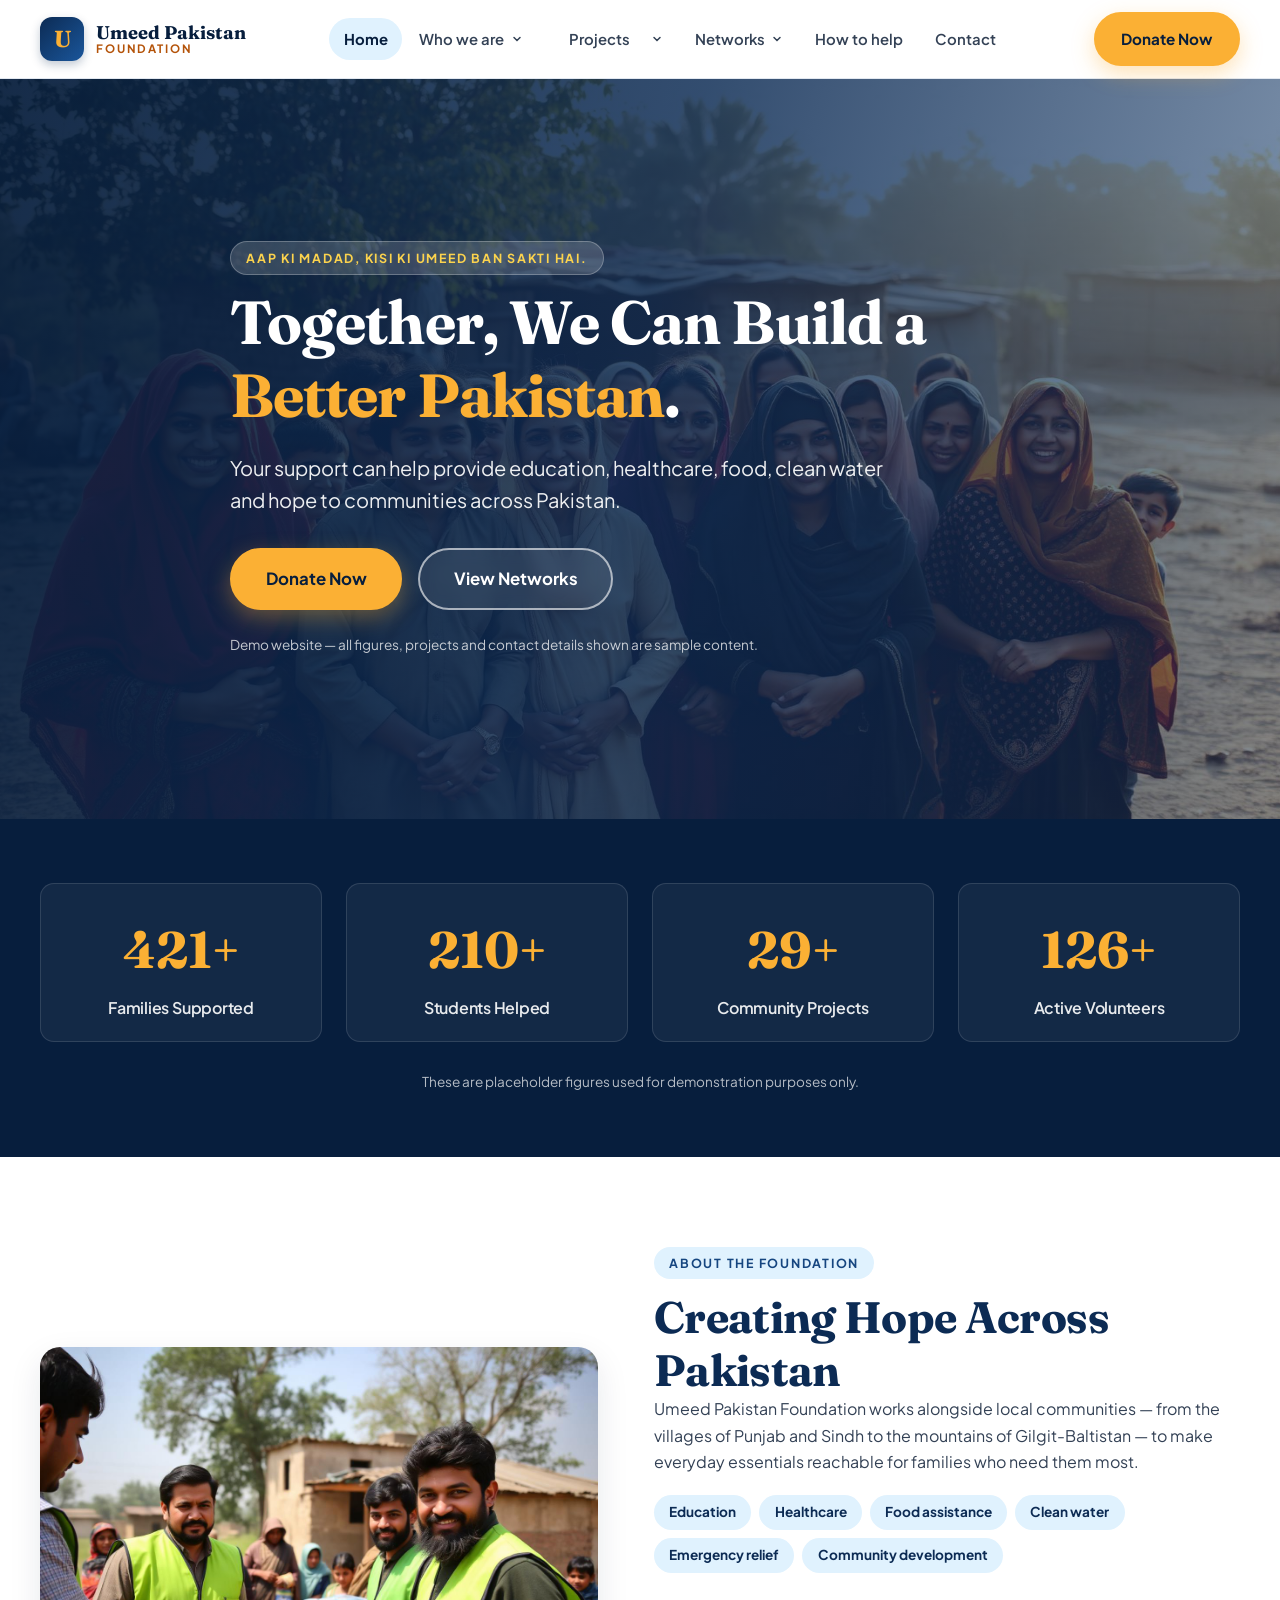
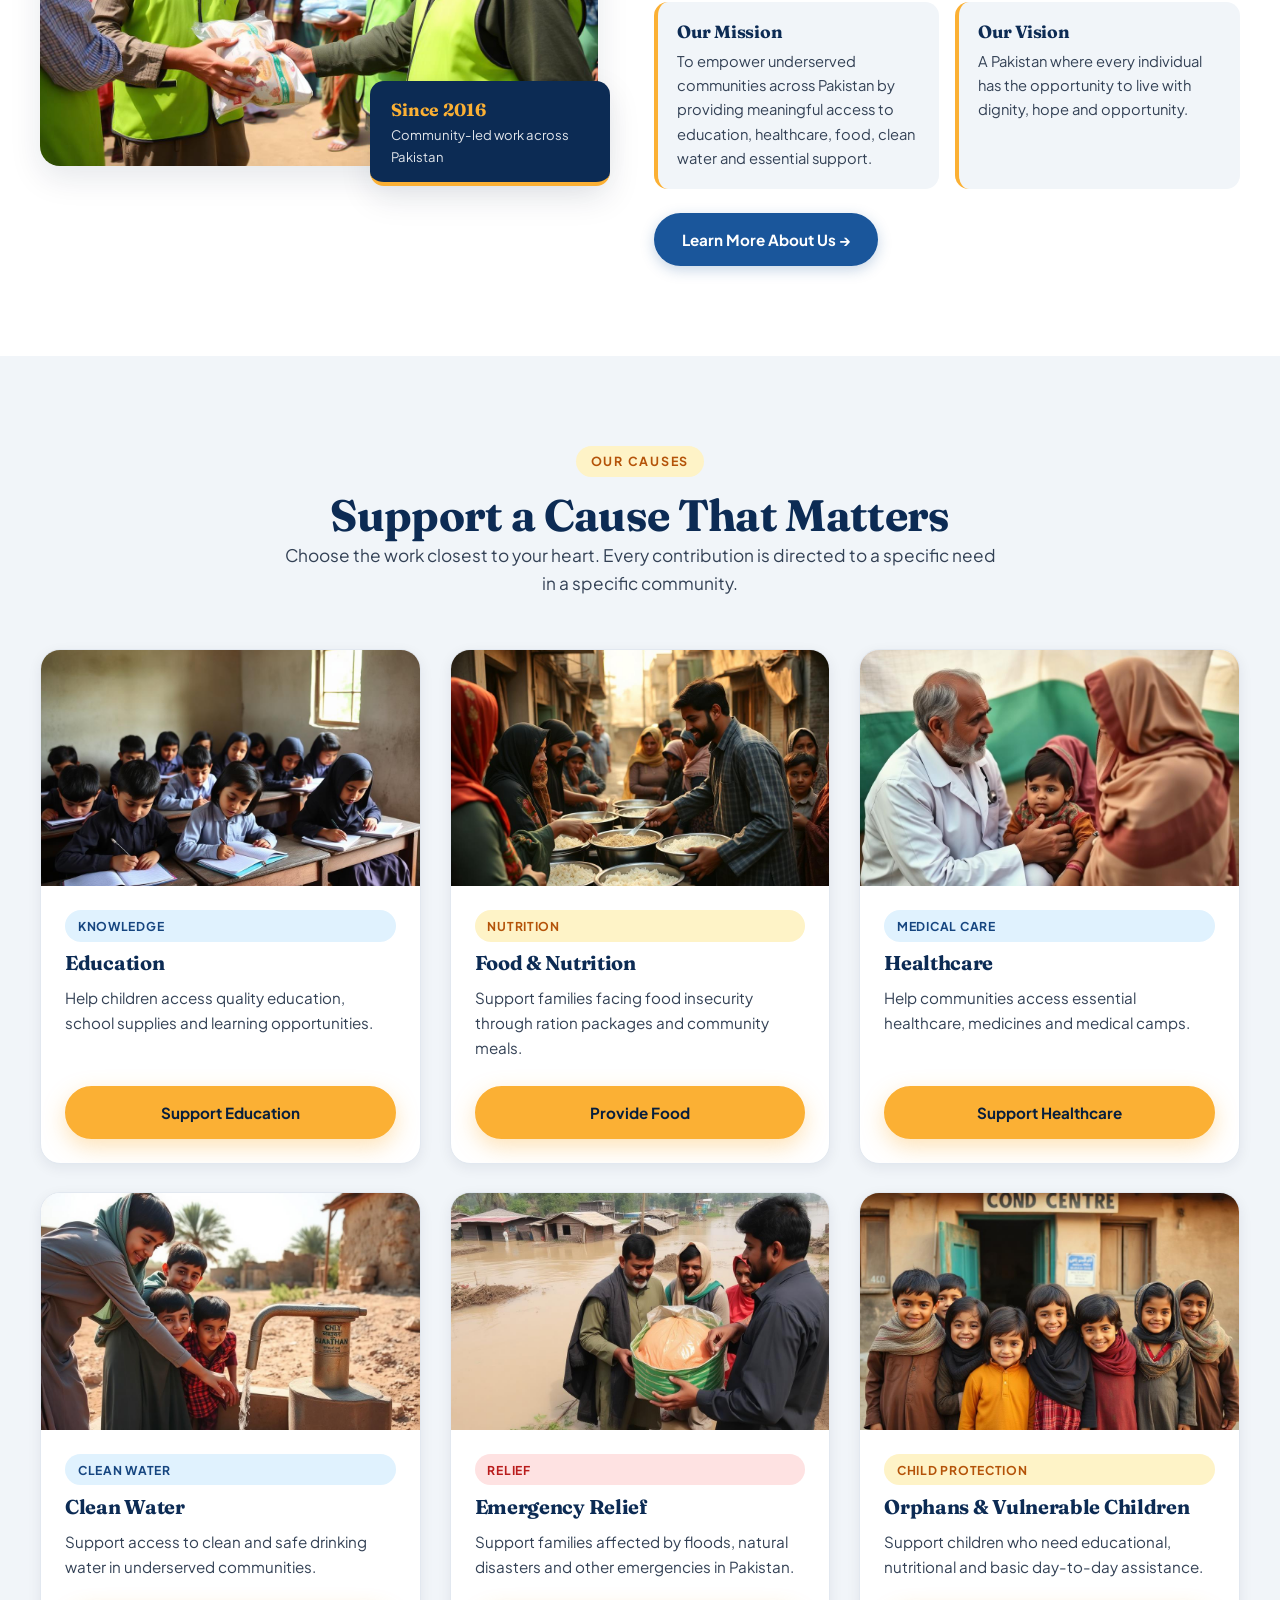
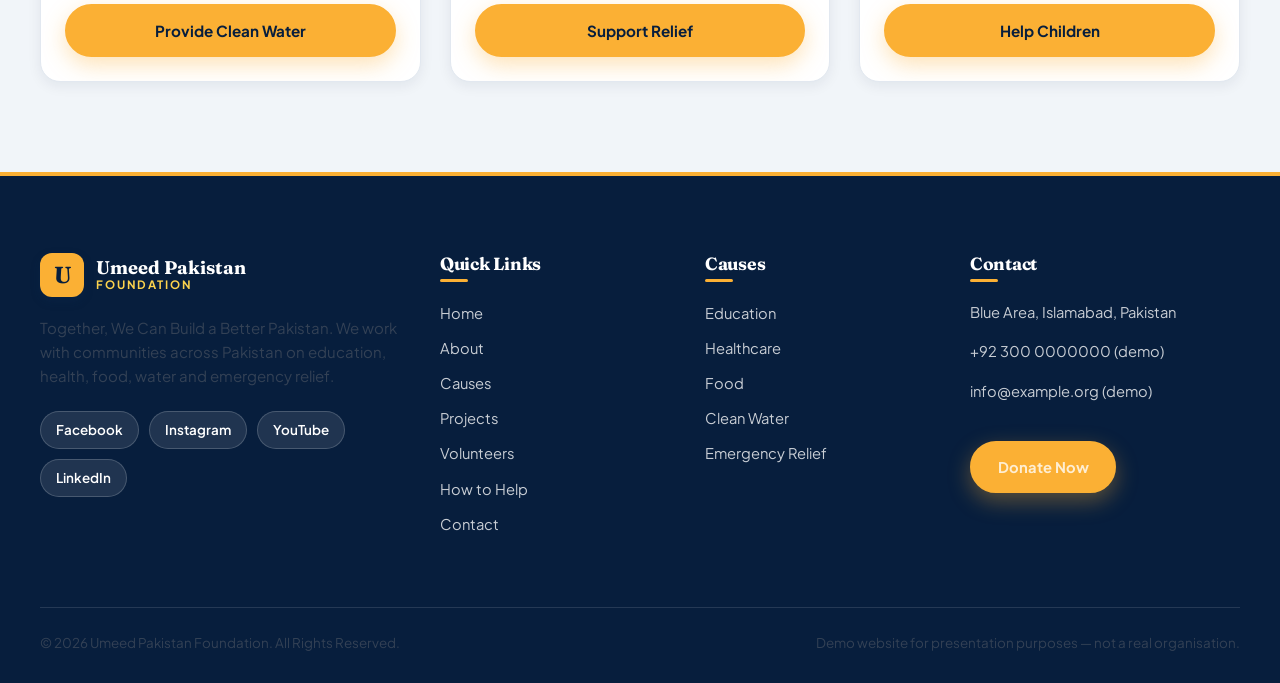
<file: index.html>
<!DOCTYPE html>
<html lang="en">
<head>
  <meta charset="UTF-8" />
  <meta name="viewport" content="width=device-width, initial-scale=1.0" />
  <title>Umeed Pakistan Foundation | Creating Hope Across Pakistan</title>
  <meta name="description" content="Support education, healthcare, food assistance, clean water and emergency relief across Pakistan. Together, we can build a better tomorrow." />
  <meta name="keywords" content="Pakistan charity, donate Pakistan, NGO Pakistan, education Pakistan, flood relief Pakistan, clean water, volunteer Pakistan" />
  <meta property="og:title" content="Umeed Pakistan Foundation | Creating Hope Across Pakistan" />
  <meta property="og:description" content="Support education, healthcare, food, clean water and emergency relief for communities across Pakistan." />
  <meta property="og:type" content="website" />
  <meta property="og:image" content="images/hero/hero-community.jpg" />
  <link rel="preconnect" href="https://fonts.googleapis.com" />
  <link rel="preconnect" href="https://fonts.gstatic.com" crossorigin />
  <link href="https://fonts.googleapis.com/css2?family=Fraunces:opsz,wght@9..144,500;9..144,700;9..144,800&family=Plus+Jakarta+Sans:wght@400;500;600;700;800&display=swap" rel="stylesheet" />
  <link rel="stylesheet" href="css/style.css" />
</head>
<body>
  <a class="skip-link" href="#main">Skip to main content</a>

  <!-- ============ HEADER / NAVBAR ============ -->
  <header class="site-header" id="siteHeader">
    <div class="container header-inner">
      <a class="brand" href="index.html" aria-label="Umeed Pakistan Foundation Home">
        <span class="brand-mark" aria-hidden="true">U</span>
        <span class="brand-text">
          <strong>Umeed Pakistan</strong>
          <em>Foundation</em>
        </span>
      </a>

      <nav class="site-nav" id="siteNav" aria-label="Main navigation">
        <ul class="nav-list">
          <li class="nav-item"><a class="nav-link active" href="index.html">Home</a></li>
          
          <!-- Dropdown: Who We Are -->
          <li class="nav-item has-dropdown">
            <button class="nav-link dropdown-toggle" type="button" aria-expanded="false" aria-haspopup="true">
              <span>Who we are</span>
              <svg class="nav-chevron" viewBox="0 0 16 16" aria-hidden="true"><path d="M4 6l4 4 4-4" fill="none" stroke="currentColor" stroke-width="2" stroke-linecap="round"/></svg>
            </button>
            <div class="nav-dropdown">
              <a class="dropdown-link" href="who-we-are.html#about-us">About us</a>
              <a class="dropdown-link" href="who-we-are.html#vision">Vision</a>
              <a class="dropdown-link" href="who-we-are.html#objectives">Objectives</a>
            </div>
          </li>

          <!-- Dropdown: Projects -->
          <li class="nav-item has-dropdown">
            <button class="nav-link dropdown-toggle" type="button" aria-expanded="false" aria-haspopup="true">
              <span> <a class="nav-link" href="projects.html">Projects</a></span>
              <svg class="nav-chevron" viewBox="0 0 16 16" aria-hidden="true"><path d="M4 6l4 4 4-4" fill="none" stroke="currentColor" stroke-width="2" stroke-linecap="round"/></svg>
            </button>
            <div class="nav-dropdown">
              <a class="dropdown-link" href="projects.html#education">Education</a>
              <a class="dropdown-link" href="projects.html#healthcare">Healthcare</a>
              <a class="dropdown-link" href="projects.html#food-nutrition">Food and nutrition</a>
              <a class="dropdown-link" href="projects.html#emergency-relief">Emergency Relief</a>
              <a class="dropdown-link" href="projects.html#orphans-children">Orphans &amp; Vulnerable Children</a>
            </div>
          </li>

          <!-- Dropdown: Networks (15 Cities Mega Menu) -->
          <li class="nav-item has-dropdown">
            <button class="nav-link dropdown-toggle" type="button" aria-expanded="false" aria-haspopup="true">
              <span>Networks</span>
              <svg class="nav-chevron" viewBox="0 0 16 16" aria-hidden="true"><path d="M4 6l4 4 4-4" fill="none" stroke="currentColor" stroke-width="2" stroke-linecap="round"/></svg>
            </button>
            <div class="nav-dropdown nav-dropdown-mega">
              <div class="mega-header">
                <h4>Nationwide Volunteer &amp; Relief Networks</h4>
                <a href="networks.html">View All 15 Hubs →</a>
              </div>
              <div class="mega-columns">
                <div class="mega-col">
                  <p class="mega-col-title">Punjab</p>
                  <a class="dropdown-link" href="networks.html#lahore">Lahore</a>
                  <a class="dropdown-link" href="networks.html#rawalpindi">Rawalpindi</a>
                  <a class="dropdown-link" href="networks.html#faisalabad">Faisalabad</a>
                  <a class="dropdown-link" href="networks.html#multan">Multan</a>
                  <a class="dropdown-link" href="networks.html#gujranwala">Gujranwala</a>
                  <a class="dropdown-link" href="networks.html#sialkot">Sialkot</a>
                  <a class="dropdown-link" href="networks.html#bahawalpur">Bahawalpur</a>
                </div>
                <div class="mega-col">
                  <p class="mega-col-title">Sindh &amp; Balochistan</p>
                  <a class="dropdown-link" href="networks.html#karachi">Karachi</a>
                  <a class="dropdown-link" href="networks.html#hyderabad">Hyderabad</a>
                  <a class="dropdown-link" href="networks.html#quetta">Quetta</a>
                </div>
                <div class="mega-col">
                  <p class="mega-col-title">Federal, KPK &amp; North</p>
                  <a class="dropdown-link" href="networks.html#islamabad">Islamabad</a>
                  <a class="dropdown-link" href="networks.html#peshawar">Peshawar</a>
                  <a class="dropdown-link" href="networks.html#abbottabad">Abbottabad</a>
                  <a class="dropdown-link" href="networks.html#murree">Murree</a>
                  <a class="dropdown-link" href="networks.html#gilgit-baltistan">Gilgit Baltistan</a>
                </div>
              </div>
            </div>
          </li>

      
          <li class="nav-item"><a class="nav-link" href="how-to-help.html">How to help</a></li>
          <li class="nav-item"><a class="nav-link" href="contact.html">Contact</a></li>

          <!-- Mobile Drawer Action -->
          <li class="nav-cta-mobile">
            <a class="btn btn-yellow btn-block" href="donate.html">Donate Now</a>
          </li>
        </ul>
      </nav>

      <div class="header-actions">
        <a class="btn btn-yellow btn-donate" href="donate.html">Donate Now</a>
        <button class="hamburger" id="menuToggle" aria-label="Open menu" aria-expanded="false" aria-controls="siteNav">
          <span></span><span></span><span></span>
        </button>
      </div>
    </div>
  </header>

  <main id="main">

    <!-- ============ HERO SECTION ============ -->
    <section class="hero" id="home">
      <img class="hero-bg" src="images/hero/hero-community.jpg" alt="Pakistani families and children gathered in a village community at sunset" width="1920" height="1080" />
      <div class="hero-overlay"></div>
      <div class="container hero-content">
        <span class="section-eyebrow eyebrow-light">Aap ki madad, kisi ki umeed ban sakti hai.</span>
        <h1>Together, We Can Build a <span class="highlight">Better Pakistan</span>.</h1>
        <p class="hero-text">Your support can help provide education, healthcare, food, clean water and hope to communities across Pakistan.</p>
        <div class="hero-buttons">
          <a class="btn btn-yellow btn-lg" href="donate.html">Donate Now</a>
          
          <a class="btn btn-outline-white btn-lg" href="networks.html">View Networks</a>
        </div>
        <p class="disclaimer light" style="margin-top: 1.5rem; font-size: 0.85rem;">Demo website — all figures, projects and contact details shown are sample content.</p>
      </div>
    </section>

    <!-- ============ STATS SECTION ============ -->
    <section class="stats" aria-label="Our impact in numbers">
      <div class="container stats-grid" id="statsGrid">
        <article class="stat-card">
          <span class="stat-num" data-count="500">25</span><span class="stat-plus">+</span>
          <h3>Families Supported</h3>
        </article>
        <article class="stat-card">
          <span class="stat-num" data-count="250">50</span><span class="stat-plus">+</span>
          <h3>Students Helped</h3>
        </article>
        <article class="stat-card">
          <span class="stat-num" data-count="35">10</span><span class="stat-plus">+</span>
          <h3>Community Projects</h3>
        </article>
        <article class="stat-card">
          <span class="stat-num" data-count="150">35</span><span class="stat-plus">+</span>
          <h3>Active Volunteers</h3>
        </article>
      </div>
      <p class="container disclaimer" style="color: rgba(255,255,255,0.7);">These are placeholder figures used for demonstration purposes only.</p>
    </section>

    <!-- ============ ABOUT SECTION (Exact Original Content) ============ -->
    <section class="section section-white" id="about">
      <div class="container about-grid">
        <div class="about-media">
          <img src="images/about/about-community.jpg" alt="Pakistani volunteers in green vests handing ration packages to a village family" loading="lazy" width="1280" height="960" />
          <div class="about-badge">
            <strong>Since 2016</strong>
            <span>Community-led work across Pakistan</span>
          </div>
        </div>
        <div class="about-copy">
          <span class="section-eyebrow">About the foundation</span>
          <h2>Creating Hope Across Pakistan</h2>
          <p>Umeed Pakistan Foundation works alongside local communities — from the villages of Punjab and Sindh to the mountains of Gilgit-Baltistan — to make everyday essentials reachable for families who need them most.</p>
          <ul class="pill-list">
            <li>Education</li>
            <li>Healthcare</li>
            <li>Food assistance</li>
            <li>Clean water</li>
            <li>Emergency relief</li>
            <li>Community development</li>
          </ul>
          <div class="mv-grid">
            <article class="mv-card">
              <h3>Our Mission</h3>
              <p>To empower underserved communities across Pakistan by providing meaningful access to education, healthcare, food, clean water and essential support.</p>
            </article>
            <article class="mv-card">
              <h3>Our Vision</h3>
              <p>A Pakistan where every individual has the opportunity to live with dignity, hope and opportunity.</p>
            </article>
          </div>
          <div style="margin-top: 1.5rem;">
            <a class="btn btn-primary" href="who-we-are.html">Learn More About Us →</a>
          </div>
        </div>
      </div>
    </section>

    <!-- ============ CAUSES SECTION (Exact Original 6 Cards) ============ -->
    <section class="section section-muted" id="causes">
      <div class="container">
        <div class="section-head">
          <span class="section-eyebrow eyebrow-yellow">Our causes</span>
          <h2>Support a Cause That Matters</h2>
          <p class="section-sub">Choose the work closest to your heart. Every contribution is directed to a specific need in a specific community.</p>
        </div>
        <div class="cards-grid" id="causesGrid">
          
          <article class="card cause-card">
            <div class="card-media">
              <img src="images/causes/education.jpg" alt="Pakistani school children writing in notebooks inside a village classroom" loading="lazy" width="1024" height="768" />
            </div>
            <div class="card-body">
              <span class="badge badge-blue">Knowledge</span>
              <h3>Education</h3>
              <p>Help children access quality education, school supplies and learning opportunities.</p>
              <a class="btn btn-yellow btn-block" href="donate.html?cause=Education">Support Education</a>
            </div>
          </article>

          <article class="card cause-card">
            <div class="card-media">
              <img src="images/causes/food.jpg" alt="Volunteers serving cooked rice to families at a Pakistani community kitchen" loading="lazy" width="1024" height="768" />
            </div>
            <div class="card-body">
              <span class="badge badge-yellow">Nutrition</span>
              <h3>Food &amp; Nutrition</h3>
              <p>Support families facing food insecurity through ration packages and community meals.</p>
              <a class="btn btn-yellow btn-block" href="donate.html?cause=Food%20%26%20Nutrition">Provide Food</a>
            </div>
          </article>

          <article class="card cause-card">
            <div class="card-media">
              <img src="images/causes/healthcare.jpg" alt="Pakistani doctor examining a young child held by her mother at a medical camp" loading="lazy" width="1024" height="768" />
            </div>
            <div class="card-body">
              <span class="badge badge-blue">Medical Care</span>
              <h3>Healthcare</h3>
              <p>Help communities access essential healthcare, medicines and medical camps.</p>
              <a class="btn btn-yellow btn-block" href="donate.html?cause=Healthcare">Support Healthcare</a>
            </div>
          </article>

          <article class="card cause-card">
            <div class="card-media">
              <img src="images/causes/water.jpg" alt="Pakistani village children collecting water from a newly installed hand pump" loading="lazy" width="1024" height="768" />
            </div>
            <div class="card-body">
              <span class="badge badge-blue">Clean Water</span>
              <h3>Clean Water</h3>
              <p>Support access to clean and safe drinking water in underserved communities.</p>
              <a class="btn btn-yellow btn-block" href="donate.html?cause=Clean%20Water">Provide Clean Water</a>
            </div>
          </article>

          <article class="card cause-card">
            <div class="card-media">
              <img src="images/causes/relief.jpg" alt="Pakistani volunteers delivering relief supplies to a flood affected village" loading="lazy" width="1024" height="768" />
            </div>
            <div class="card-body">
              <span class="badge badge-urgent">Relief</span>
              <h3>Emergency Relief</h3>
              <p>Support families affected by floods, natural disasters and other emergencies in Pakistan.</p>
              <a class="btn btn-yellow btn-block" href="donate.html?cause=Emergency%20Relief">Support Relief</a>
            </div>
          </article>

          <article class="card cause-card">
            <div class="card-media">
              <img src="images/causes/children.jpg" alt="Group of smiling Pakistani children outside a community centre" loading="lazy" width="1024" height="768" />
            </div>
            <div class="card-body">
              <span class="badge badge-yellow">Child Protection</span>
              <h3>Orphans &amp; Vulnerable Children</h3>
              <p>Support children who need educational, nutritional and basic day-to-day assistance.</p>
              <a class="btn btn-yellow btn-block" href="donate.html?cause=Orphans%20%26%20Vulnerable%20Children">Help Children</a>
            </div>
          </article>

        </div>
      </div>
    </section>
  </main>

   

  <!-- ============ FOOTER ============ -->
  <footer class="site-footer">
    <div class="container footer-grid">
      <div class="footer-brand">
        <a class="brand brand-footer" href="index.html">
          <span class="brand-mark" aria-hidden="true">U</span>
          <span class="brand-text"><strong>Umeed Pakistan</strong><em>Foundation</em></span>
        </a>
        <p>Together, We Can Build a Better Pakistan. We work with communities across Pakistan on education, health, food, water and emergency relief.</p>
        <ul class="socials">
          <li><a href="#" aria-label="Facebook">Facebook</a></li>
          <li><a href="#" aria-label="Instagram">Instagram</a></li>
          <li><a href="#" aria-label="YouTube">YouTube</a></li>
          <li><a href="#" aria-label="LinkedIn">LinkedIn</a></li>
        </ul>
      </div>

      <nav class="footer-col" aria-label="Quick links">
        <h3>Quick Links</h3>
        <ul>
          <li><a href="index.html">Home</a></li>
          <li><a href="who-we-are.html">About</a></li>
          <li><a href="projects.html">Causes</a></li>
          <li><a href="projects.html">Projects</a></li>
          <li><a href="volunteers.html">Volunteers</a></li>
          <li><a href="how-to-help.html">How to Help</a></li>
          <li><a href="contact.html">Contact</a></li>
        </ul>
      </nav>

      <nav class="footer-col" aria-label="Causes">
        <h3>Causes</h3>
        <ul>
          <li><a href="projects.html#education">Education</a></li>
          <li><a href="projects.html#healthcare">Healthcare</a></li>
          <li><a href="projects.html#food-nutrition">Food</a></li>
          <li><a href="projects.html#emergency-relief">Clean Water</a></li>
          <li><a href="projects.html#emergency-relief">Emergency Relief</a></li>
        </ul>
      </nav>

      <div class="footer-col">
        <h3>Contact</h3>
        <ul class="plain">
          <li>Blue Area, Islamabad, Pakistan</li>
          <li>+92 300 0000000 (demo)</li>
          <li>info@example.org (demo)</li>
        </ul>
        <a class="btn btn-yellow" href="donate.html" style="margin-top: 0.6rem;">Donate Now</a>
      </div>
    </div>

    <div class="container footer-bottom">
      <p>&copy; 2026 Umeed Pakistan Foundation. All Rights Reserved.</p>
      <p>Demo website for presentation purposes — not a real organisation.</p>
    </div>
  </footer>

  <button class="to-top" id="toTop" type="button" aria-label="Back to top">↑</button>
  <div class="toast-wrap" id="toastWrap" aria-live="polite"></div>

  <script src="js/script.js"></script>
</body>
</html>
</file>
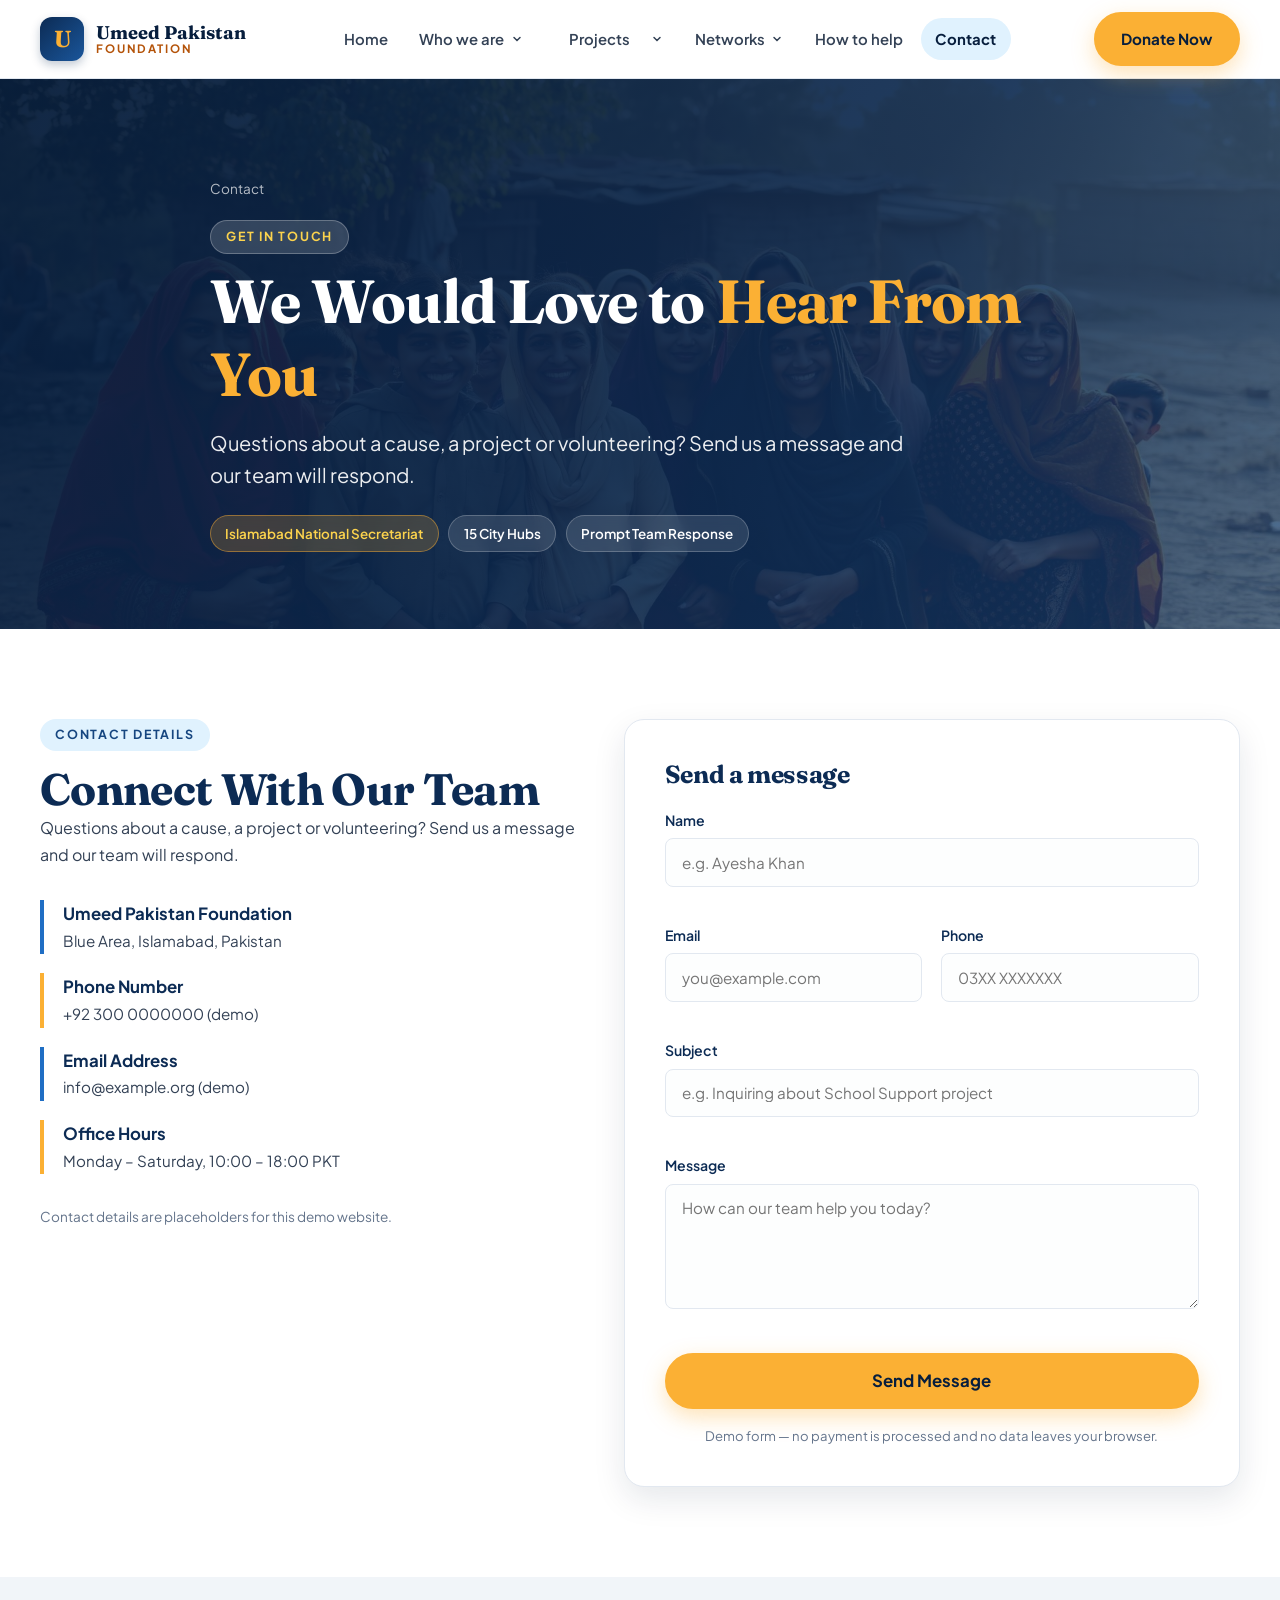
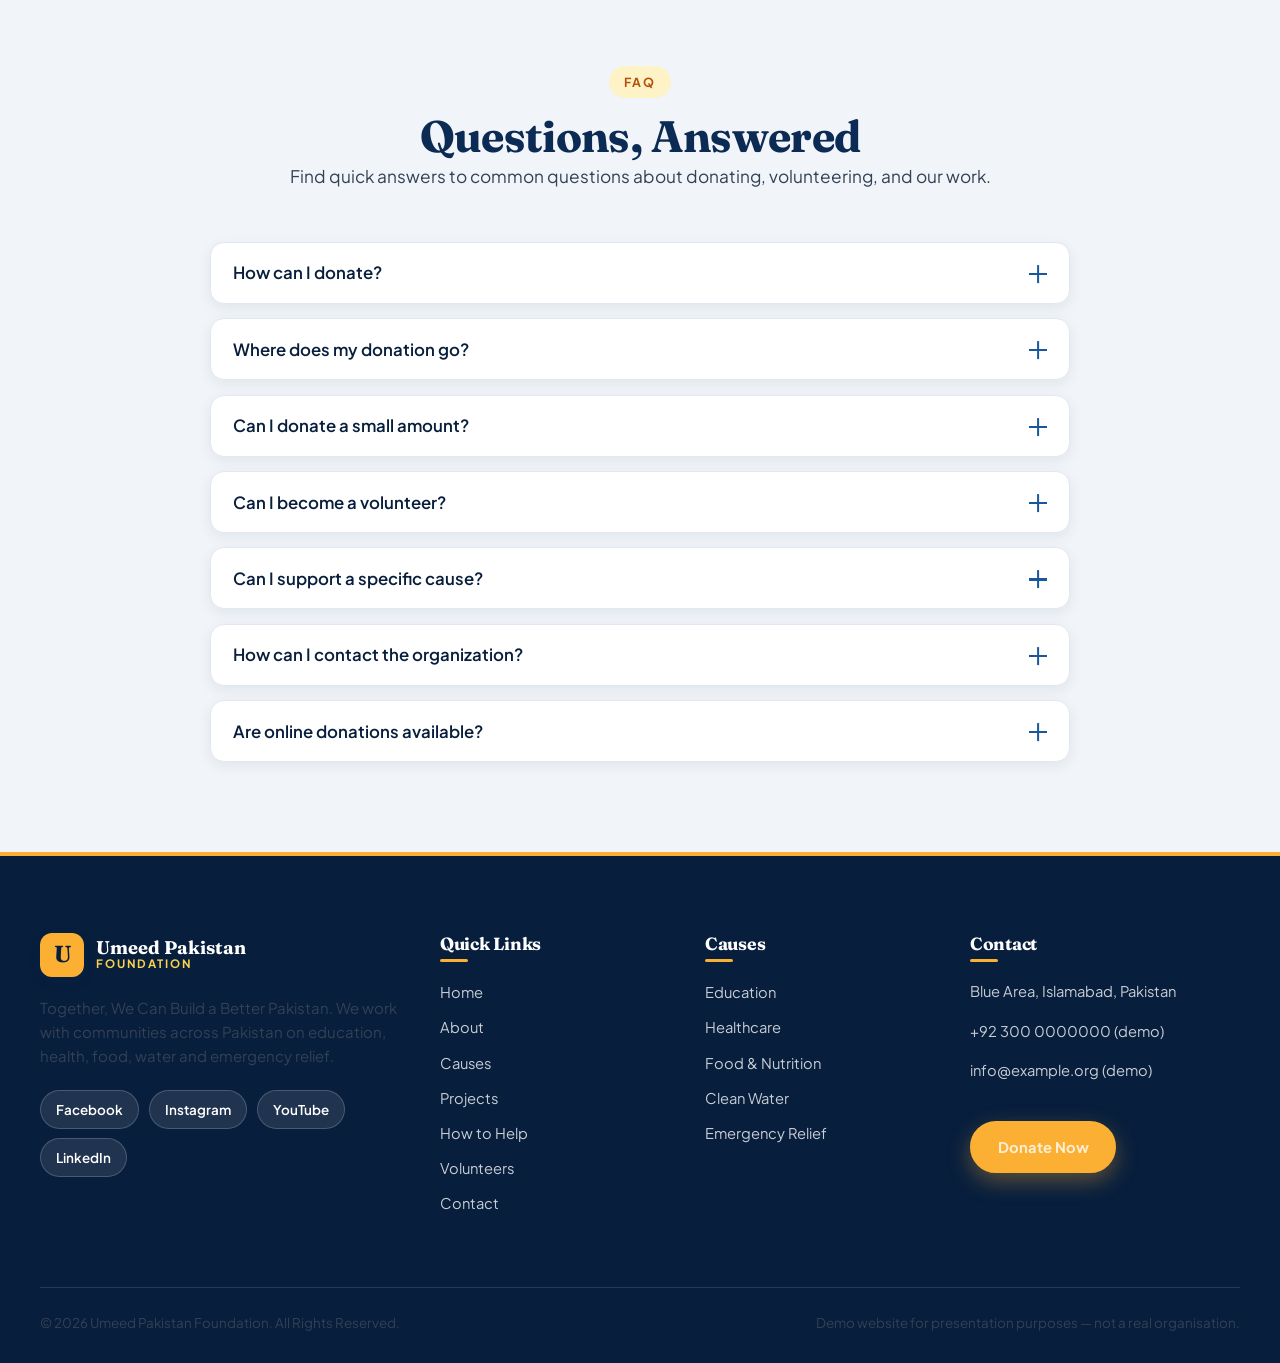
<file: contact.html>
<!DOCTYPE html>
<html lang="en">
<head>
  <meta charset="UTF-8" />
  <meta name="viewport" content="width=device-width, initial-scale=1.0" />
  <title>Contact | We Would Love to Hear From You — Umeed Pakistan Foundation</title>
  <meta name="description" content="Questions about a cause, a project or volunteering? Send us a message and our team will respond." />
  <link rel="preconnect" href="https://fonts.googleapis.com" />
  <link rel="preconnect" href="https://fonts.gstatic.com" crossorigin />
  <link href="https://fonts.googleapis.com/css2?family=Fraunces:opsz,wght@9..144,500;9..144,700;9..144,800&family=Plus+Jakarta+Sans:wght@400;500;600;700;800&display=swap" rel="stylesheet" />
  <link rel="stylesheet" href="css/style.css" />
</head>
<body>
  <a class="skip-link" href="#main">Skip to main content</a>

  <!-- ============ HEADER / NAVBAR ============ -->
  <header class="site-header" id="siteHeader">
    <div class="container header-inner">
      <a class="brand" href="index.html" aria-label="Umeed Pakistan Foundation Home">
        <span class="brand-mark" aria-hidden="true">U</span>
        <span class="brand-text">
          <strong>Umeed Pakistan</strong>
          <em>Foundation</em>
        </span>
      </a>

      <nav class="site-nav" id="siteNav" aria-label="Main navigation">
        <ul class="nav-list">
          <li class="nav-item"><a class="nav-link" href="index.html">Home</a></li>
          
          <!-- Dropdown: Who We Are -->
          <li class="nav-item has-dropdown">
            <button class="nav-link dropdown-toggle" type="button" aria-expanded="false" aria-haspopup="true">
              <span>Who we are</span>
              <svg class="nav-chevron" viewBox="0 0 16 16" aria-hidden="true"><path d="M4 6l4 4 4-4" fill="none" stroke="currentColor" stroke-width="2" stroke-linecap="round"/></svg>
            </button>
            <div class="nav-dropdown">
              <a class="dropdown-link" href="who-we-are.html#about-us">About us</a>
              <a class="dropdown-link" href="who-we-are.html#vision">Vision</a>
              <a class="dropdown-link" href="who-we-are.html#objectives">Objectives</a>
            </div>
          </li>

          <!-- Dropdown: Projects -->
          <li class="nav-item has-dropdown">
            <button class="nav-link dropdown-toggle" type="button" aria-expanded="false" aria-haspopup="true">
              <span> <a class="nav-link" href="projects.html">Projects</a></span>
              <svg class="nav-chevron" viewBox="0 0 16 16" aria-hidden="true"><path d="M4 6l4 4 4-4" fill="none" stroke="currentColor" stroke-width="2" stroke-linecap="round"/></svg>
            </button>
            <div class="nav-dropdown">
              <a class="dropdown-link" href="projects.html#education">Education</a>
              <a class="dropdown-link" href="projects.html#healthcare">Healthcare</a>
              <a class="dropdown-link" href="projects.html#food-nutrition">Food and nutrition</a>
              <a class="dropdown-link" href="projects.html#emergency-relief">Emergency Relief</a>
              <a class="dropdown-link" href="projects.html#orphans-children">Orphans &amp; Vulnerable Children</a>
            </div>
          </li>

          <!-- Dropdown: Networks (15 Cities Mega Menu) -->
          <li class="nav-item has-dropdown">
            <button class="nav-link dropdown-toggle" type="button" aria-expanded="false" aria-haspopup="true">
              <span>Networks</span>
              <svg class="nav-chevron" viewBox="0 0 16 16" aria-hidden="true"><path d="M4 6l4 4 4-4" fill="none" stroke="currentColor" stroke-width="2" stroke-linecap="round"/></svg>
            </button>
            <div class="nav-dropdown nav-dropdown-mega">
              <div class="mega-header">
                <h4>Nationwide Volunteer &amp; Relief Networks</h4>
                <a href="networks.html">View All 15 Hubs →</a>
              </div>
              <div class="mega-columns">
                <div class="mega-col">
                  <p class="mega-col-title">Punjab</p>
                  <a class="dropdown-link" href="networks.html#lahore">Lahore</a>
                  <a class="dropdown-link" href="networks.html#rawalpindi">Rawalpindi</a>
                  <a class="dropdown-link" href="networks.html#faisalabad">Faisalabad</a>
                  <a class="dropdown-link" href="networks.html#multan">Multan</a>
                  <a class="dropdown-link" href="networks.html#gujranwala">Gujranwala</a>
                  <a class="dropdown-link" href="networks.html#sialkot">Sialkot</a>
                  <a class="dropdown-link" href="networks.html#bahawalpur">Bahawalpur</a>
                </div>
                <div class="mega-col">
                  <p class="mega-col-title">Sindh &amp; Balochistan</p>
                  <a class="dropdown-link" href="networks.html#karachi">Karachi</a>
                  <a class="dropdown-link" href="networks.html#hyderabad">Hyderabad</a>
                  <a class="dropdown-link" href="networks.html#quetta">Quetta</a>
                </div>
                <div class="mega-col">
                  <p class="mega-col-title">Federal, KPK &amp; North</p>
                  <a class="dropdown-link" href="networks.html#islamabad">Islamabad</a>
                  <a class="dropdown-link" href="networks.html#peshawar">Peshawar</a>
                  <a class="dropdown-link" href="networks.html#abbottabad">Abbottabad</a>
                  <a class="dropdown-link" href="networks.html#murree">Murree</a>
                  <a class="dropdown-link" href="networks.html#gilgit-baltistan">Gilgit Baltistan</a>
                </div>
              </div>
            </div>
          </li>

         
          <li class="nav-item"><a class="nav-link" href="how-to-help.html">How to help</a></li>
          <li class="nav-item"><a class="nav-link active" href="contact.html">Contact</a></li>

          <!-- Mobile Drawer Action -->
          <li class="nav-cta-mobile">
            <a class="btn btn-yellow btn-block" href="donate.html">Donate Now</a>
          </li>
        </ul>
      </nav>

      <div class="header-actions">
        <a class="btn btn-yellow btn-donate" href="donate.html">Donate Now</a>
        <button class="hamburger" id="menuToggle" aria-label="Open menu" aria-expanded="false" aria-controls="siteNav">
          <span></span><span></span><span></span>
        </button>
      </div>
    </div>
  </header>

  <main id="main">

    <!-- ============ PAGE HERO ============ -->
    <section class="page-hero">
      <img class="page-hero-bg" src="images/hero/hero-community.jpg" alt="Pakistani families and community gathered together" />
      <div class="page-hero-overlay"></div>
      <div class="container page-hero-content">
        <div class="breadcrumbs">
         
          <span>Contact</span>
        </div>
        <span class="section-eyebrow eyebrow-light">Get in Touch</span>
        <h1>We Would Love to <span class="highlight">Hear From You</span></h1>
        <p class="lead">Questions about a cause, a project or volunteering? Send us a message and our team will respond.</p>
        <div class="hero-pill-list">
          <span class="hero-pill hero-pill-yellow">Islamabad National Secretariat</span>
          <span class="hero-pill">15 City Hubs</span>
          <span class="hero-pill">Prompt Team Response</span>
        </div>
      </div>
    </section>

    <!-- ============ CONTACT SECTION (Original Content & Complete Form) ============ -->
    <section class="section section-white" id="contact">
      <div class="container cards-grid" style="grid-template-columns: 1fr 1.15fr; align-items: start; gap: 3rem;">
        
        <!-- Left Column: Contact Information -->
        <div class="contact-info">
          <span class="section-eyebrow">Contact Details</span>
          <h2>Connect With Our Team</h2>
          <p>Questions about a cause, a project or volunteering? Send us a message and our team will respond.</p>
          
          <ul style="display: grid; gap: 1.2rem; margin: 2rem 0;">
            <li style="border-left: 4px solid var(--blue-600); padding-left: 1.2rem;">
              <strong style="color: var(--blue-900); font-size: 1.05rem; display: block;">Umeed Pakistan Foundation</strong>
              <span style="color: var(--ink-soft); font-size: 0.95rem;">Blue Area, Islamabad, Pakistan</span>
            </li>
            <li style="border-left: 4px solid var(--yellow-400); padding-left: 1.2rem;">
              <strong style="color: var(--blue-900); font-size: 1.05rem; display: block;">Phone Number</strong>
              <span style="color: var(--ink-soft); font-size: 0.95rem;">+92 300 0000000 (demo)</span>
            </li>
            <li style="border-left: 4px solid var(--blue-600); padding-left: 1.2rem;">
              <strong style="color: var(--blue-900); font-size: 1.05rem; display: block;">Email Address</strong>
              <span style="color: var(--ink-soft); font-size: 0.95rem;">info@example.org (demo)</span>
            </li>
            <li style="border-left: 4px solid var(--yellow-400); padding-left: 1.2rem;">
              <strong style="color: var(--blue-900); font-size: 1.05rem; display: block;">Office Hours</strong>
              <span style="color: var(--ink-soft); font-size: 0.95rem;">Monday – Saturday, 10:00 – 18:00 PKT</span>
            </li>
          </ul>

          <p class="disclaimer light" style="color: var(--ink-muted); text-align: left; margin-top: 1rem;">Contact details are placeholders for this demo website.</p>
        </div>

        <!-- Right Column: Complete Form from previous files -->
        <form class="form-card" id="contactForm" novalidate>
          <h3>Send a message</h3>
          
          <div class="field">
            <label for="cName">Name</label>
            <input type="text" id="cName" name="cName" autocomplete="name" placeholder="e.g. Ayesha Khan" required />
            <p class="error" data-error-for="cName"></p>
          </div>

          <div class="field-row">
            <div class="field">
              <label for="cEmail">Email</label>
              <input type="email" id="cEmail" name="cEmail" autocomplete="email" placeholder="you@example.com" required />
              <p class="error" data-error-for="cEmail"></p>
            </div>
            <div class="field">
              <label for="cPhone">Phone</label>
              <input type="tel" id="cPhone" name="cPhone" autocomplete="tel" placeholder="03XX XXXXXXX" required />
              <p class="error" data-error-for="cPhone"></p>
            </div>
          </div>

          <div class="field">
            <label for="cSubject">Subject</label>
            <input type="text" id="cSubject" name="cSubject" placeholder="e.g. Inquiring about School Support project" required />
            <p class="error" data-error-for="cSubject"></p>
          </div>

          <div class="field">
            <label for="cMessage">Message</label>
            <textarea id="cMessage" name="cMessage" rows="5" placeholder="How can our team help you today?" required></textarea>
            <p class="error" data-error-for="cMessage"></p>
          </div>

          <button type="submit" class="btn btn-yellow btn-block btn-lg">Send Message</button>
          <p class="form-note">Demo form — no payment is processed and no data leaves your browser.</p>
        </form>

      </div>
    </section>

    <!-- ============ COMPLETE FAQ SECTION FROM ORIGINAL WEBSITE ============ -->
    <section class="section section-muted" id="faq">
      <div class="container narrow">
        <div class="section-head">
          <span class="section-eyebrow eyebrow-yellow">FAQ</span>
          <h2>Questions, Answered</h2>
          <p class="section-sub">Find quick answers to common questions about donating, volunteering, and our work.</p>
        </div>

        <div class="faq" id="faqList">
          <article class="faq-item">
            <button class="faq-q" type="button" aria-expanded="false">
              <span>How can I donate?</span>
              <span class="faq-icon" aria-hidden="true"></span>
            </button>
            <div class="faq-a">
              <p>Use the donation section on our website: pick an amount in PKR, choose a cause and submit the form. In this demo no payment is processed.</p>
            </div>
          </article>

          <article class="faq-item">
            <button class="faq-q" type="button" aria-expanded="false">
              <span>Where does my donation go?</span>
              <span class="faq-icon" aria-hidden="true"></span>
            </button>
            <div class="faq-a">
              <p>Donations are grouped by cause and region, then reported against project goals like the ones shown in the Projects section.</p>
            </div>
          </article>

          <article class="faq-item">
            <button class="faq-q" type="button" aria-expanded="false">
              <span>Can I donate a small amount?</span>
              <span class="faq-icon" aria-hidden="true"></span>
            </button>
            <div class="faq-a">
              <p>Yes. Donations start from Rs. 500, and a custom amount option is available for anything you are comfortable giving.</p>
            </div>
          </article>

          <article class="faq-item">
            <button class="faq-q" type="button" aria-expanded="false">
              <span>Can I become a volunteer?</span>
              <span class="faq-icon" aria-hidden="true"></span>
            </button>
            <div class="faq-a">
              <p>Absolutely. Fill in the volunteer form with your city, area of interest and availability, and we will get in touch.</p>
            </div>
          </article>

          <article class="faq-item">
            <button class="faq-q" type="button" aria-expanded="false">
              <span>Can I support a specific cause?</span>
              <span class="faq-icon" aria-hidden="true"></span>
            </button>
            <div class="faq-a">
              <p>Yes. Select any of our six causes in the donation form, or choose &ldquo;Where it is needed most&rdquo;.</p>
            </div>
          </article>

          <article class="faq-item">
            <button class="faq-q" type="button" aria-expanded="false">
              <span>How can I contact the organization?</span>
              <span class="faq-icon" aria-hidden="true"></span>
            </button>
            <div class="faq-a">
              <p>Use the contact form above or the demo phone and email listed in the Contact section.</p>
            </div>
          </article>

          <article class="faq-item">
            <button class="faq-q" type="button" aria-expanded="false">
              <span>Are online donations available?</span>
              <span class="faq-icon" aria-hidden="true"></span>
            </button>
            <div class="faq-a">
              <p>This is a frontend demonstration website, so online payments are simulated only and no bank or card details are collected.</p>
            </div>
          </article>
        </div>
      </div>
    </section>

  </main>

  <!-- ============ FOOTER ============ -->
  <footer class="site-footer">
    <div class="container footer-grid">
      <div class="footer-brand">
        <a class="brand brand-footer" href="index.html">
          <span class="brand-mark" aria-hidden="true">U</span>
          <span class="brand-text"><strong>Umeed Pakistan</strong><em>Foundation</em></span>
        </a>
        <p>Together, We Can Build a Better Pakistan. We work with communities across Pakistan on education, health, food, water and emergency relief.</p>
        <ul class="socials">
          <li><a href="#" aria-label="Facebook">Facebook</a></li>
          <li><a href="#" aria-label="Instagram">Instagram</a></li>
          <li><a href="#" aria-label="YouTube">YouTube</a></li>
          <li><a href="#" aria-label="LinkedIn">LinkedIn</a></li>
        </ul>
      </div>

      <nav class="footer-col" aria-label="Quick links">
        <h3>Quick Links</h3>
        <ul>
          <li><a href="index.html">Home</a></li>
          <li><a href="who-we-are.html">About</a></li>
          <li><a href="projects.html">Causes</a></li>
          <li><a href="projects.html">Projects</a></li>
          <li><a href="how-to-help.html">How to Help</a></li>
          <li><a href="volunteers.html">Volunteers</a></li>
          <li><a href="contact.html">Contact</a></li>
        </ul>
      </nav>

      <nav class="footer-col" aria-label="Causes">
        <h3>Causes</h3>
        <ul>
          <li><a href="projects.html#education">Education</a></li>
          <li><a href="projects.html#healthcare">Healthcare</a></li>
          <li><a href="projects.html#food-nutrition">Food &amp; Nutrition</a></li>
          <li><a href="projects.html#emergency-relief">Clean Water</a></li>
          <li><a href="projects.html#emergency-relief">Emergency Relief</a></li>
        </ul>
      </nav>

      <div class="footer-col">
        <h3>Contact</h3>
        <ul class="plain">
          <li>Blue Area, Islamabad, Pakistan</li>
          <li>+92 300 0000000 (demo)</li>
          <li>info@example.org (demo)</li>
        </ul>
        <a class="btn btn-yellow" href="donate.html" style="margin-top: 0.6rem;">Donate Now</a>
      </div>
    </div>

    <div class="container footer-bottom">
      <p>&copy; 2026 Umeed Pakistan Foundation. All Rights Reserved.</p>
      <p>Demo website for presentation purposes — not a real organisation.</p>
    </div>
  </footer>

  <button class="to-top" id="toTop" type="button" aria-label="Back to top">↑</button>
  <div class="toast-wrap" id="toastWrap" aria-live="polite"></div>

  <script src="js/script.js"></script>
</body>
</html>
</file>
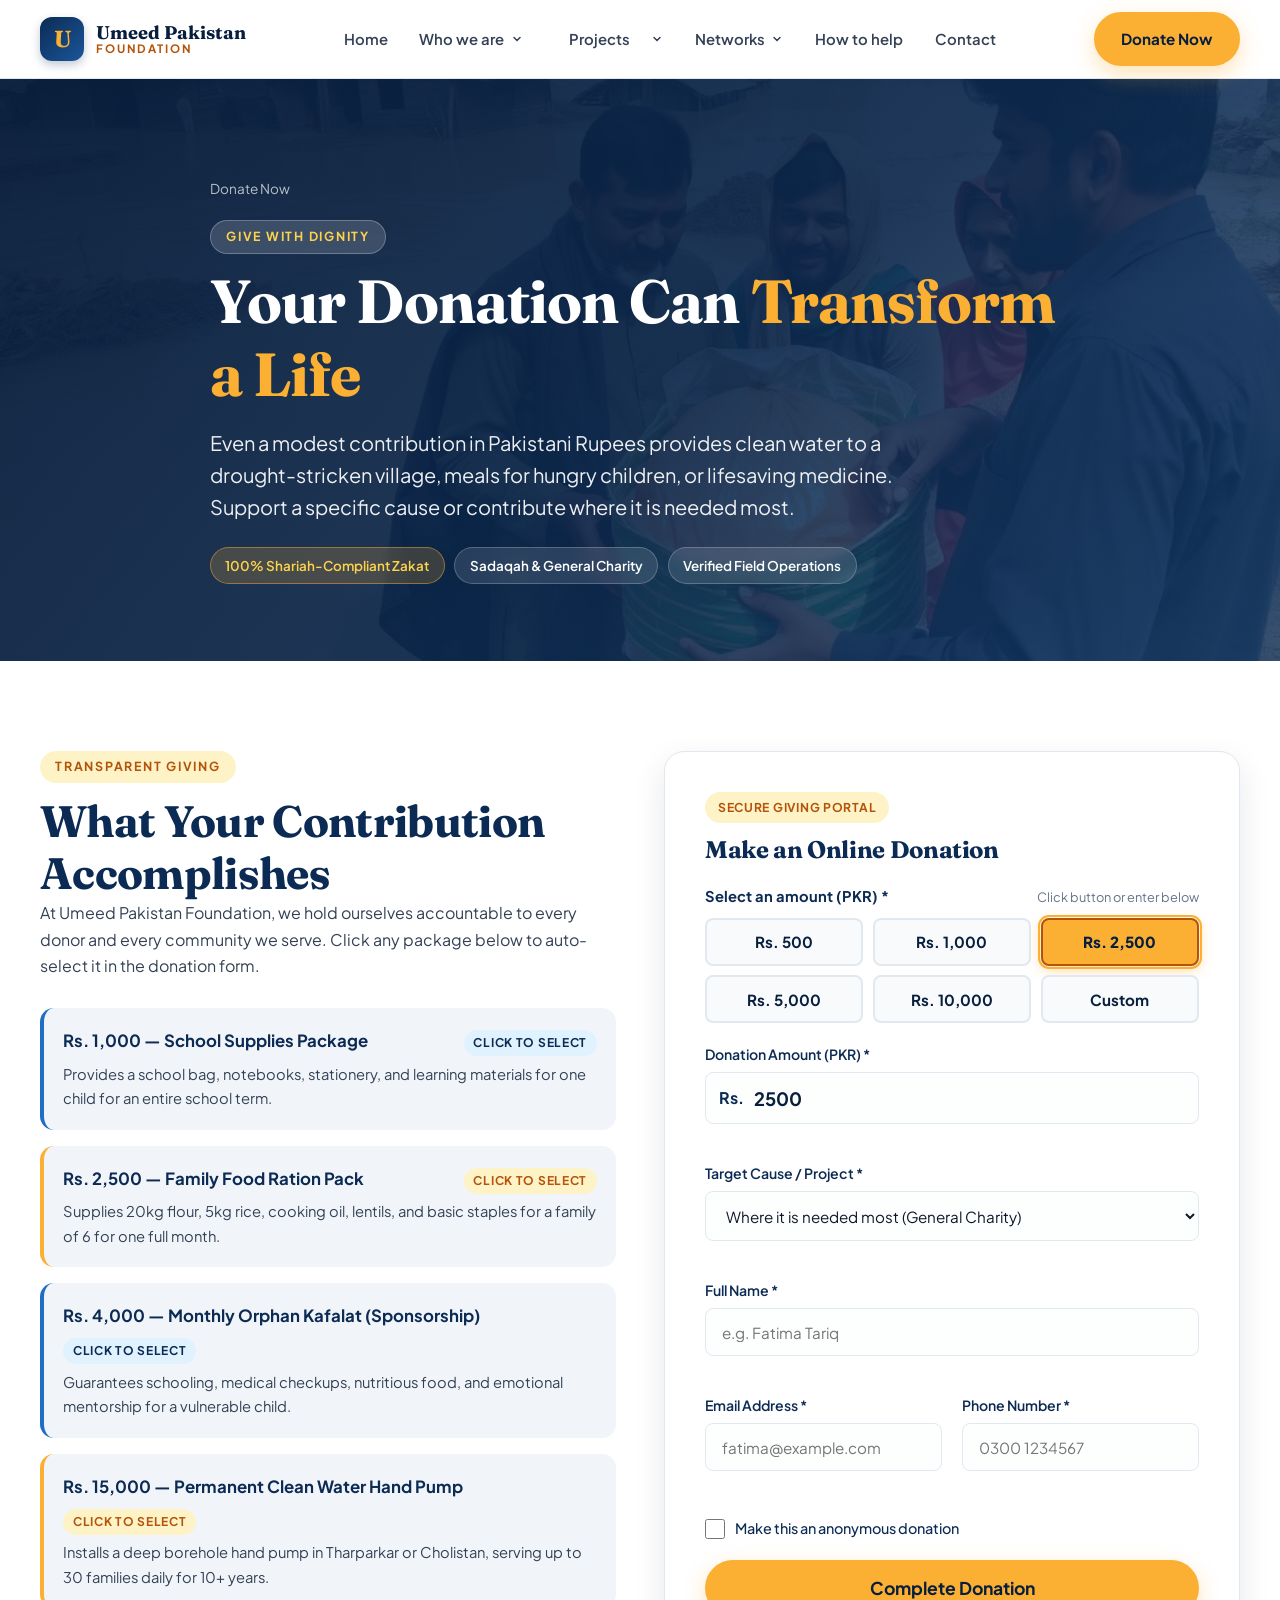
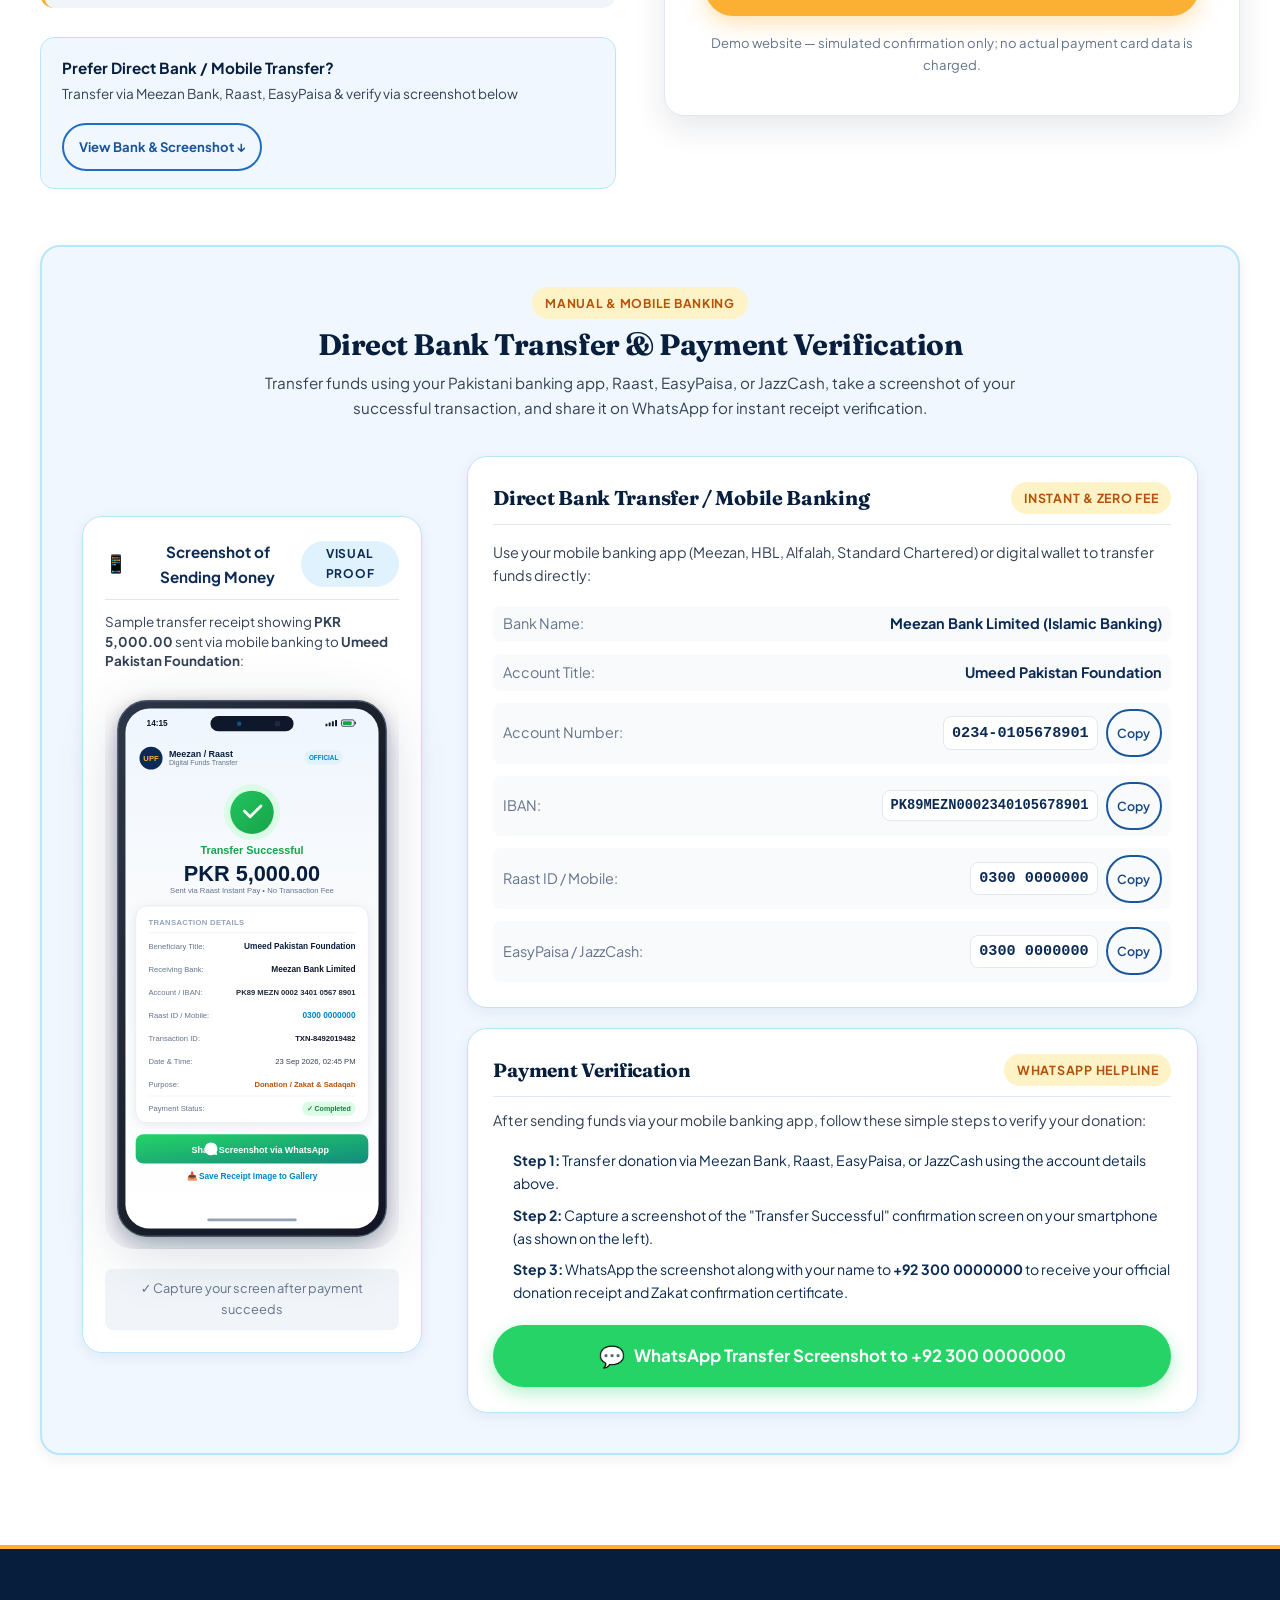
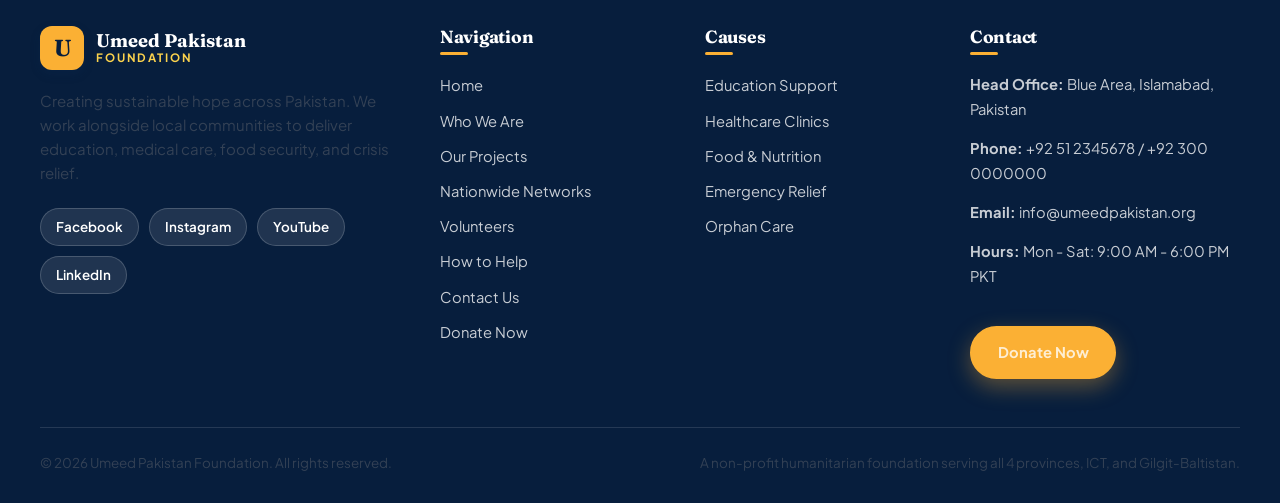
<file: donate.html>
<!DOCTYPE html>
<html lang="en">
<head>
  <meta charset="UTF-8" />
  <meta name="viewport" content="width=device-width, initial-scale=1.0" />
  <title>Donate Now | Shariah-Compliant Giving — Umeed Pakistan Foundation</title>
  <meta name="description" content="Support underprivileged families in Pakistan. Donate towards education, healthcare, food rations, clean water, and orphan sponsorships today." />
  <link rel="preconnect" href="https://fonts.googleapis.com" />
  <link rel="preconnect" href="https://fonts.gstatic.com" crossorigin />
  <link href="https://fonts.googleapis.com/css2?family=Fraunces:opsz,wght@9..144,500;9..144,700;9..144,800&family=Plus+Jakarta+Sans:wght@400;500;600;700;800&display=swap" rel="stylesheet" />
  <link rel="stylesheet" href="css/style.css" />
</head>
<body>
  <a class="skip-link" href="#main">Skip to main content</a>

  <!-- ============ HEADER / NAVBAR ============ -->
  <header class="site-header" id="siteHeader">
    <div class="container header-inner">
      <a class="brand" href="index.html" aria-label="Umeed Pakistan Foundation Home">
        <span class="brand-mark" aria-hidden="true">U</span>
        <span class="brand-text">
          <strong>Umeed Pakistan</strong>
          <em>Foundation</em>
        </span>
      </a>

      <nav class="site-nav" id="siteNav" aria-label="Main navigation">
        <ul class="nav-list">
          <li class="nav-item"><a class="nav-link" href="index.html">Home</a></li>
          
          <!-- Dropdown: Who We Are -->
          <li class="nav-item has-dropdown">
            <button class="nav-link dropdown-toggle" type="button" aria-expanded="false" aria-haspopup="true">
              <span>Who we are</span>
              <svg class="nav-chevron" viewBox="0 0 16 16" aria-hidden="true"><path d="M4 6l4 4 4-4" fill="none" stroke="currentColor" stroke-width="2" stroke-linecap="round"/></svg>
            </button>
            <div class="nav-dropdown">
              <a class="dropdown-link" href="who-we-are.html#about-us">About us</a>
              <a class="dropdown-link" href="who-we-are.html#vision">Vision</a>
              <a class="dropdown-link" href="who-we-are.html#objectives">Objectives</a>
            </div>
          </li>

          <!-- Dropdown: Projects -->
          <li class="nav-item has-dropdown">
            <button class="nav-link dropdown-toggle" type="button" aria-expanded="false" aria-haspopup="true">
              <span> <a class="nav-link"  href="projects.html">Projects</a></span>
              <svg class="nav-chevron" viewBox="0 0 16 16" aria-hidden="true"><path d="M4 6l4 4 4-4" fill="none" stroke="currentColor" stroke-width="2" stroke-linecap="round"/></svg>
            </button>
            <div class="nav-dropdown">
              <a class="dropdown-link" href="projects.html#education">Education</a>
              <a class="dropdown-link" href="projects.html#healthcare">Healthcare</a>
              <a class="dropdown-link" href="projects.html#food-nutrition">Food and nutrition</a>
              <a class="dropdown-link" href="projects.html#emergency-relief">Emergency Relief</a>
              <a class="dropdown-link" href="projects.html#orphans-children">Orphans &amp; Vulnerable Children</a>
            </div>
          </li>

          <!-- Dropdown: Networks (15 Cities Mega Menu) -->
          <li class="nav-item has-dropdown">
            <button class="nav-link dropdown-toggle" type="button" aria-expanded="false" aria-haspopup="true">
              <span>Networks</span>
              <svg class="nav-chevron" viewBox="0 0 16 16" aria-hidden="true"><path d="M4 6l4 4 4-4" fill="none" stroke="currentColor" stroke-width="2" stroke-linecap="round"/></svg>
            </button>
            <div class="nav-dropdown nav-dropdown-mega">
              <div class="mega-header">
                <h4>Nationwide Volunteer &amp; Relief Networks</h4>
                <a href="networks.html">View All 15 Hubs →</a>
              </div>
              <div class="mega-columns">
                <div class="mega-col">
                  <p class="mega-col-title">Punjab</p>
                  <a class="dropdown-link" href="networks.html#lahore">Lahore</a>
                  <a class="dropdown-link" href="networks.html#rawalpindi">Rawalpindi</a>
                  <a class="dropdown-link" href="networks.html#faisalabad">Faisalabad</a>
                  <a class="dropdown-link" href="networks.html#multan">Multan</a>
                  <a class="dropdown-link" href="networks.html#gujranwala">Gujranwala</a>
                  <a class="dropdown-link" href="networks.html#sialkot">Sialkot</a>
                  <a class="dropdown-link" href="networks.html#bahawalpur">Bahawalpur</a>
                </div>
                <div class="mega-col">
                  <p class="mega-col-title">Sindh &amp; Balochistan</p>
                  <a class="dropdown-link" href="networks.html#karachi">Karachi</a>
                  <a class="dropdown-link" href="networks.html#hyderabad">Hyderabad</a>
                  <a class="dropdown-link" href="networks.html#quetta">Quetta</a>
                </div>
                <div class="mega-col">
                  <p class="mega-col-title">Federal, KPK &amp; North</p>
                  <a class="dropdown-link" href="networks.html#islamabad">Islamabad</a>
                  <a class="dropdown-link" href="networks.html#peshawar">Peshawar</a>
                  <a class="dropdown-link" href="networks.html#abbottabad">Abbottabad</a>
                  <a class="dropdown-link" href="networks.html#murree">Murree</a>
                  <a class="dropdown-link" href="networks.html#gilgit-baltistan">Gilgit Baltistan</a>
                </div>
              </div>
            </div>
          </li>

          <li class="nav-item"><a class="nav-link" href="how-to-help.html">How to help</a></li>
          <li class="nav-item"><a class="nav-link" href="contact.html">Contact</a></li>

          <!-- Mobile Drawer Action -->
          <li class="nav-cta-mobile">
            <a class="btn btn-yellow btn-block active" href="donate.html">Donate Now</a>
          </li>
        </ul>
      </nav>

      <div class="header-actions">
        <a class="btn btn-yellow btn-donate active" href="donate.html">Donate Now</a>
        <button class="hamburger" id="menuToggle" aria-label="Open menu" aria-expanded="false" aria-controls="siteNav">
          <span></span><span></span><span></span>
        </button>
      </div>
    </div>
  </header>

  <main id="main">

    <!-- ============ PAGE HERO ============ -->
    <section class="page-hero">
      <img class="page-hero-bg" src="images/causes/relief.jpg" alt="Relief aid distribution in community" />
      <div class="page-hero-overlay"></div>
      <div class="container page-hero-content">
        <div class="breadcrumbs">
        
          <span>Donate Now</span>
        </div>
        <span class="section-eyebrow eyebrow-light">Give With Dignity</span>
        <h1>Your Donation Can <span class="highlight">Transform a Life</span></h1>
        <p class="lead">Even a modest contribution in Pakistani Rupees provides clean water to a drought-stricken village, meals for hungry children, or lifesaving medicine. Support a specific cause or contribute where it is needed most.</p>
        <div class="hero-pill-list">
          <span class="hero-pill hero-pill-yellow">100% Shariah-Compliant Zakat</span>
          <span class="hero-pill">Sadaqah &amp; General Charity</span>
          <span class="hero-pill">Verified Field Operations</span>
        </div>
      </div>
    </section>

    <!-- ============ MAIN DONATION FORM & IMPACT SECTION ============ -->
    <section class="section section-white" id="donate">
      <div class="container">
        <div class="cards-grid" style="align-items: start; gap: 3rem;">
          
          <!-- Left Column: Impact & Transparency -->
          <div class="reveal">
            <span class="section-eyebrow eyebrow-yellow">Transparent Giving</span>
            <h2>What Your Contribution Accomplishes</h2>
            <p>At Umeed Pakistan Foundation, we hold ourselves accountable to every donor and every community we serve. Click any package below to auto-select it in the donation form.</p>

            <!-- Interactive Impact Packages -->
            <div style="display: grid; gap: 1rem; margin: 1.8rem 0;">
              <div class="impact-package-card" data-amount="1000" data-cause="Education" style="background: var(--surface-alt); border-left: 4px solid var(--blue-600); padding: 1.2rem; border-radius: var(--radius);">
                <div style="display: flex; justify-content: space-between; align-items: baseline; gap: 0.5rem; flex-wrap: wrap;">
                  <strong style="color: var(--blue-900); font-size: 1.05rem;">Rs. 1,000 — School Supplies Package</strong>
                  <span class="badge" style="background: var(--blue-100); color: var(--blue-900); font-size: 0.75rem; padding: 0.2rem 0.6rem; border-radius: var(--radius-full);">Click to Select</span>
                </div>
                <span style="font-size: 0.92rem; color: var(--ink-soft); display: block; margin-top: 0.35rem;">Provides a school bag, notebooks, stationery, and learning materials for one child for an entire school term.</span>
              </div>

              <div class="impact-package-card" data-amount="2500" data-cause="Food & Nutrition" style="background: var(--surface-alt); border-left: 4px solid var(--yellow-400); padding: 1.2rem; border-radius: var(--radius);">
                <div style="display: flex; justify-content: space-between; align-items: baseline; gap: 0.5rem; flex-wrap: wrap;">
                  <strong style="color: var(--blue-900); font-size: 1.05rem;">Rs. 2,500 — Family Food Ration Pack</strong>
                  <span class="badge" style="background: var(--yellow-100); color: var(--yellow-dark); font-size: 0.75rem; padding: 0.2rem 0.6rem; border-radius: var(--radius-full);">Click to Select</span>
                </div>
                <span style="font-size: 0.92rem; color: var(--ink-soft); display: block; margin-top: 0.35rem;">Supplies 20kg flour, 5kg rice, cooking oil, lentils, and basic staples for a family of 6 for one full month.</span>
              </div>

              <div class="impact-package-card" data-amount="4000" data-cause="Orphans & Vulnerable Children" style="background: var(--surface-alt); border-left: 4px solid var(--blue-600); padding: 1.2rem; border-radius: var(--radius);">
                <div style="display: flex; justify-content: space-between; align-items: baseline; gap: 0.5rem; flex-wrap: wrap;">
                  <strong style="color: var(--blue-900); font-size: 1.05rem;">Rs. 4,000 — Monthly Orphan Kafalat (Sponsorship)</strong>
                  <span class="badge" style="background: var(--blue-100); color: var(--blue-900); font-size: 0.75rem; padding: 0.2rem 0.6rem; border-radius: var(--radius-full);">Click to Select</span>
                </div>
                <span style="font-size: 0.92rem; color: var(--ink-soft); display: block; margin-top: 0.35rem;">Guarantees schooling, medical checkups, nutritious food, and emotional mentorship for a vulnerable child.</span>
              </div>

              <div class="impact-package-card" data-amount="15000" data-cause="Clean Water" style="background: var(--surface-alt); border-left: 4px solid var(--yellow-400); padding: 1.2rem; border-radius: var(--radius);">
                <div style="display: flex; justify-content: space-between; align-items: baseline; gap: 0.5rem; flex-wrap: wrap;">
                  <strong style="color: var(--blue-900); font-size: 1.05rem;">Rs. 15,000 — Permanent Clean Water Hand Pump</strong>
                  <span class="badge" style="background: var(--yellow-100); color: var(--yellow-dark); font-size: 0.75rem; padding: 0.2rem 0.6rem; border-radius: var(--radius-full);">Click to Select</span>
                </div>
                <span style="font-size: 0.92rem; color: var(--ink-soft); display: block; margin-top: 0.35rem;">Installs a deep borehole hand pump in Tharparkar or Cholistan, serving up to 30 families daily for 10+ years.</span>
              </div>
            </div>

            <!-- Quick Link to Direct Bank Transfer Section -->
            <div style="background: var(--blue-50); border: 1.5px solid var(--blue-200); border-radius: var(--radius); padding: 1.1rem 1.3rem; margin-top: 1.8rem; display: flex; align-items: center; justify-content: space-between; gap: 1rem; flex-wrap: wrap;">
              <div>
                <strong style="color: var(--blue-950); font-size: 0.95rem; display: block;">Prefer Direct Bank / Mobile Transfer?</strong>
                <span style="font-size: 0.85rem; color: var(--ink-soft);">Transfer via Meezan Bank, Raast, EasyPaisa &amp; verify via screenshot below</span>
              </div>
              <a href="#bank-transfer" class="btn btn-outline" style="font-size: 0.82rem; padding: 0.45rem 0.95rem; border-color: var(--blue-600); color: var(--blue-700);">View Bank &amp; Screenshot ↓</a>
            </div>
          </div>

          <!-- Right Column: Interactive Donation Form -->
          <div class="reveal">
            <form class="form-card" id="donationForm" novalidate>
              <span class="badge badge-yellow" style="margin-bottom: 0.8rem;">Secure Giving Portal</span>
              <h3 style="font-size: 1.5rem; margin-bottom: 1.2rem;">Make an Online Donation</h3>

              <fieldset class="amounts">
                <legend style="display: flex; justify-content: space-between; align-items: baseline; width: 100%;">
                  <span>Select an amount (PKR) *</span>
                  <span style="font-size: 0.8rem; color: var(--ink-muted); font-weight: normal;">Click button or enter below</span>
                </legend>
                <div class="amount-grid" id="amountGrid">
                  <button type="button" class="amount-btn" data-amount="500">Rs. 500</button>
                  <button type="button" class="amount-btn" data-amount="1000">Rs. 1,000</button>
                  <button type="button" class="amount-btn is-active" data-amount="2500">Rs. 2,500</button>
                  <button type="button" class="amount-btn" data-amount="5000">Rs. 5,000</button>
                  <button type="button" class="amount-btn" data-amount="10000">Rs. 10,000</button>
                  <button type="button" class="amount-btn" data-amount="custom">Custom</button>
                </div>
              </fieldset>

              <div class="field">
                <label for="donationAmount">Donation Amount (PKR) *</label>
                <div style="position: relative;">
                  <span style="position: absolute; left: 14px; top: 50%; transform: translateY(-50%); font-weight: 700; color: var(--blue-900); pointer-events: none;">Rs.</span>
                  <input type="number" id="donationAmount" name="donationAmount" min="100" step="100" value="2500" style="padding-left: 48px; font-weight: 700; font-size: 1.15rem; color: var(--blue-950);" required />
                </div>
                <p class="error" data-error-for="donationAmount"></p>
              </div>

              <div class="field">
                <label for="donationCause">Target Cause / Project *</label>
                <select id="donationCause" name="donationCause" required>
                  <option value="Where it is needed most">Where it is needed most (General Charity)</option>
                  <option value="Education">Education Support &amp; School Kits</option>
                  <option value="Healthcare">Healthcare Camps &amp; Medicines</option>
                  <option value="Food & Nutrition">Food &amp; Nutrition (Ration Packages)</option>
                  <option value="Clean Water">Clean Water Hand Pumps</option>
                  <option value="Emergency Relief">Emergency Flood &amp; Winter Relief</option>
                  <option value="Orphans & Vulnerable Children">Orphans &amp; Vulnerable Children (Kafalat)</option>
                  <option value="Zakat Fund">Segregated Zakat Fund (Mustahiqeen Only)</option>
                </select>
                <p class="error" data-error-for="donationCause"></p>
              </div>

              <div class="field">
                <label for="donorName">Full Name *</label>
                <input type="text" id="donorName" name="donorName" autocomplete="name" placeholder="e.g. Fatima Tariq" required />
                <p class="error" data-error-for="donorName"></p>
              </div>

              <div class="field-row">
                <div class="field">
                  <label for="donorEmail">Email Address *</label>
                  <input type="email" id="donorEmail" name="donorEmail" autocomplete="email" placeholder="fatima@example.com" required />
                  <p class="error" data-error-for="donorEmail"></p>
                </div>
                <div class="field">
                  <label for="donorPhone">Phone Number *</label>
                  <input type="tel" id="donorPhone" name="donorPhone" autocomplete="tel" placeholder="0300 1234567" required />
                  <p class="error" data-error-for="donorPhone"></p>
                </div>
              </div>

              <label class="checkbox">
                <input type="checkbox" id="anonymous" name="anonymous" />
                <span>Make this an anonymous donation</span>
              </label>

              <button type="submit" class="btn btn-yellow btn-block btn-lg" style="font-size: 1.1rem;">Complete Donation</button>
              <p class="form-note">Demo website — simulated confirmation only; no actual payment card data is charged.</p>
            </form>
          </div>

        </div>

        <!-- ============ DIRECT BANK TRANSFER & PAYMENT VERIFICATION 2-COLUMN SHOWCASE ============ -->
        <div class="bank-transfer-box reveal" id="bank-transfer">
          <div style="text-align: center; max-width: 760px; margin: 0 auto 2.2rem;">
            <span class="badge badge-yellow" style="margin-bottom: 0.5rem; display: inline-block;">Manual &amp; Mobile Banking</span>
            <h3 style="color: var(--blue-950); font-size: clamp(1.4rem, 2.5vw, 1.85rem); margin-bottom: 0.5rem;">Direct Bank Transfer &amp; Payment Verification</h3>
            <p style="font-size: 0.95rem; color: var(--ink-soft); margin: 0;">
              Transfer funds using your Pakistani banking app, Raast, EasyPaisa, or JazzCash, take a screenshot of your successful transaction, and share it on WhatsApp for instant receipt verification.
            </p>
          </div>

          <div class="bank-transfer-grid">

            <!-- LEFT SIDE: Image of SS (Screenshot of Sending Money) -->
            <div class="bank-transfer-left">
              <div style="background: var(--white); border: 1.5px solid var(--blue-200); border-radius: var(--radius-lg); padding: 1.4rem; box-shadow: var(--shadow-sm); max-width: 360px; margin: 0 auto;">
                <div style="display: flex; justify-content: space-between; align-items: center; margin-bottom: 0.8rem; padding-bottom: 0.6rem; border-bottom: 1px solid var(--line);">
                  <strong style="color: var(--blue-900); font-size: 0.95rem; display: flex; align-items: center; gap: 0.4rem;">
                    <span style="color: var(--success); font-size: 1.1rem;">📱</span> Screenshot of Sending Money
                  </strong>
                  <span class="badge" style="background: var(--blue-100); color: var(--blue-900); font-size: 0.75rem; font-weight: 700; padding: 0.2rem 0.6rem; border-radius: var(--radius-full);">Visual Proof</span>
                </div>

                <p style="font-size: 0.84rem; color: var(--ink-soft); margin-bottom: 1.1rem; line-height: 1.45; text-align: left;">
                  Sample transfer receipt showing <strong>PKR 5,000.00</strong> sent via mobile banking to <strong>Umeed Pakistan Foundation</strong>:
                </p>

                <!-- Phone Screenshot Vector -->
                <div style="max-width: 300px; margin: 0 auto; filter: drop-shadow(0 14px 28px rgba(7, 30, 61, 0.16));">
                  <img src="images/payment-screenshot.svg" alt="Screenshot of sending money confirmation receipt showing Meezan Bank and Raast transfer of PKR 5,000 to Umeed Pakistan Foundation" style="width: 100%; height: auto; border-radius: 28px; display: block;" />
                </div>

                <div style="margin-top: 1.2rem; background: var(--surface-alt); padding: 0.6rem 0.8rem; border-radius: var(--radius-sm); font-size: 0.8rem; color: var(--ink-muted); text-align: center;">
                  ✓ Capture your screen after payment succeeds
                </div>
              </div>
            </div>

            <!-- RIGHT SIDE: Direct Bank Transfer / Mobile Banking & Payment Verification -->
            <div class="bank-transfer-right">

              <!-- Bank Details Card -->
              <div style="background: var(--white); border: 1.5px solid var(--blue-200); border-radius: var(--radius-lg); padding: 1.6rem; box-shadow: var(--shadow-sm);">
                <div style="display: flex; justify-content: space-between; align-items: center; flex-wrap: wrap; gap: 0.5rem; margin-bottom: 1rem; padding-bottom: 0.6rem; border-bottom: 1px solid var(--line);">
                  <h4 style="color: var(--blue-950); margin: 0; font-size: 1.25rem;">Direct Bank Transfer / Mobile Banking</h4>
                  <span class="badge badge-yellow" style="font-size: 0.78rem;">Instant &amp; Zero Fee</span>
                </div>
                
                <p style="font-size: 0.9rem; color: var(--ink-soft); margin-bottom: 1.1rem;">
                  Use your mobile banking app (Meezan, HBL, Alfalah, Standard Chartered) or digital wallet to transfer funds directly:
                </p>

                <div style="display: grid; gap: 0.75rem; font-size: 0.9rem;">
                  <div style="display: flex; justify-content: space-between; align-items: center; flex-wrap: wrap; gap: 0.4rem; padding: 0.4rem 0.6rem; background: var(--surface); border-radius: var(--radius-sm);">
                    <span style="color: var(--ink-muted);">Bank Name:</span>
                    <strong style="color: var(--blue-900);">Meezan Bank Limited (Islamic Banking)</strong>
                  </div>

                  <div style="display: flex; justify-content: space-between; align-items: center; flex-wrap: wrap; gap: 0.4rem; padding: 0.4rem 0.6rem; background: var(--surface); border-radius: var(--radius-sm);">
                    <span style="color: var(--ink-muted);">Account Title:</span>
                    <strong style="color: var(--blue-900);">Umeed Pakistan Foundation</strong>
                  </div>

                  <div style="display: flex; justify-content: space-between; align-items: center; flex-wrap: wrap; gap: 0.4rem; padding: 0.4rem 0.6rem; background: var(--surface); border-radius: var(--radius-sm);">
                    <span style="color: var(--ink-muted);">Account Number:</span>
                    <div style="display: flex; align-items: center; gap: 0.5rem;">
                      <code style="font-weight: 700; color: var(--blue-900); font-size: 0.95rem; background: var(--white); padding: 0.2rem 0.5rem; border: 1px solid var(--line); border-radius: var(--radius-sm);">0234-0105678901</code>
                      <button type="button" class="btn btn-outline copy-btn" data-copy="02340105678901" style="padding: 0.2rem 0.6rem; font-size: 0.78rem;">Copy</button>
                    </div>
                  </div>

                  <div style="display: flex; justify-content: space-between; align-items: center; flex-wrap: wrap; gap: 0.4rem; padding: 0.4rem 0.6rem; background: var(--surface); border-radius: var(--radius-sm);">
                    <span style="color: var(--ink-muted);">IBAN:</span>
                    <div style="display: flex; align-items: center; gap: 0.5rem;">
                      <code style="font-weight: 700; color: var(--blue-900); font-size: 0.86rem; background: var(--white); padding: 0.2rem 0.5rem; border: 1px solid var(--line); border-radius: var(--radius-sm);">PK89MEZN0002340105678901</code>
                      <button type="button" class="btn btn-outline copy-btn" data-copy="PK89MEZN0002340105678901" style="padding: 0.2rem 0.6rem; font-size: 0.78rem;">Copy</button>
                    </div>
                  </div>

                  <div style="display: flex; justify-content: space-between; align-items: center; flex-wrap: wrap; gap: 0.4rem; padding: 0.4rem 0.6rem; background: var(--surface); border-radius: var(--radius-sm);">
                    <span style="color: var(--ink-muted);">Raast ID / Mobile:</span>
                    <div style="display: flex; align-items: center; gap: 0.5rem;">
                      <code style="font-weight: 700; color: var(--blue-900); font-size: 0.95rem; background: var(--white); padding: 0.2rem 0.5rem; border: 1px solid var(--line); border-radius: var(--radius-sm);">0300 0000000</code>
                      <button type="button" class="btn btn-outline copy-btn" data-copy="03000000000" style="padding: 0.2rem 0.6rem; font-size: 0.78rem;">Copy</button>
                    </div>
                  </div>

                  <div style="display: flex; justify-content: space-between; align-items: center; flex-wrap: wrap; gap: 0.4rem; padding: 0.4rem 0.6rem; background: var(--surface); border-radius: var(--radius-sm);">
                    <span style="color: var(--ink-muted);">EasyPaisa / JazzCash:</span>
                    <div style="display: flex; align-items: center; gap: 0.5rem;">
                      <code style="font-weight: 700; color: var(--blue-900); font-size: 0.95rem; background: var(--white); padding: 0.2rem 0.5rem; border: 1px solid var(--line); border-radius: var(--radius-sm);">0300 0000000</code>
                      <button type="button" class="btn btn-outline copy-btn" data-copy="03000000000" style="padding: 0.2rem 0.6rem; font-size: 0.78rem;">Copy</button>
                    </div>
                  </div>
                </div>
              </div>

              <!-- Payment Verification Card -->
              <div style="background: var(--white); border: 1.5px solid var(--blue-200); border-radius: var(--radius-lg); padding: 1.6rem; box-shadow: var(--shadow-sm);">
                <div style="display: flex; justify-content: space-between; align-items: center; flex-wrap: wrap; gap: 0.5rem; margin-bottom: 0.8rem; padding-bottom: 0.6rem; border-bottom: 1px solid var(--line);">
                  <h4 style="color: var(--blue-950); margin: 0; font-size: 1.2rem;">Payment Verification</h4>
                  <span class="badge badge-yellow" style="font-size: 0.78rem;">WhatsApp Helpline</span>
                </div>

                <p style="font-size: 0.9rem; color: var(--ink-soft); margin-bottom: 1rem;">
                  After sending funds via your mobile banking app, follow these simple steps to verify your donation:
                </p>

                <ol style="margin-left: 1.2rem; display: grid; gap: 0.5rem; font-size: 0.88rem; color: var(--blue-900); margin-bottom: 1.3rem;">
                  <li><strong>Step 1:</strong> Transfer donation via Meezan Bank, Raast, EasyPaisa, or JazzCash using the account details above.</li>
                  <li><strong>Step 2:</strong> Capture a screenshot of the "Transfer Successful" confirmation screen on your smartphone (as shown on the left).</li>
                  <li><strong>Step 3:</strong> WhatsApp the screenshot along with your name to <strong>+92 300 0000000</strong> to receive your official donation receipt and Zakat confirmation certificate.</li>
                </ol>

                <a class="btn btn-lg" href="https://wa.me/923000000000?text=Assalam-o-Alaikum%20Umeed%20Pakistan%20Foundation,%20I%20have%20transferred%20my%20donation.%20Attached%20is%20the%20screenshot%20of%20sending%20money." target="_blank" rel="noopener" style="background: #25D366; color: #ffffff; border: none; font-weight: 700; display: inline-flex; align-items: center; justify-content: center; gap: 0.6rem; padding: 0.85rem 1.6rem; border-radius: var(--radius-full); box-shadow: 0 6px 18px rgba(37, 211, 102, 0.35); text-decoration: none; width: 100%; font-size: 1.05rem;">
                  <span style="font-size: 1.3rem;">💬</span> WhatsApp Transfer Screenshot to +92 300 0000000
                </a>
              </div>

            </div>

          </div>
        </div>
      </div>
    </section>

  </main>

  <!-- ============ FOOTER ============ -->
  <footer class="site-footer">
    <div class="container footer-grid">
      <div class="footer-brand">
        <a class="brand brand-footer" href="index.html">
          <span class="brand-mark" aria-hidden="true">U</span>
          <span class="brand-text">
            <strong>Umeed Pakistan</strong>
            <em>Foundation</em>
          </span>
        </a>
        <p>Creating sustainable hope across Pakistan. We work alongside local communities to deliver education, medical care, food security, and crisis relief.</p>
        <div class="socials">
          <a href="#" aria-label="Facebook">Facebook</a>
          <a href="#" aria-label="Instagram">Instagram</a>
          <a href="#" aria-label="YouTube">YouTube</a>
          <a href="#" aria-label="LinkedIn">LinkedIn</a>
        </div>
      </div>

      <div class="footer-col">
        <h3>Navigation</h3>
        <ul>
          <li><a href="index.html">Home</a></li>
          <li><a href="who-we-are.html">Who We Are</a></li>
          <li><a href="projects.html">Our Projects</a></li>
          <li><a href="networks.html">Nationwide Networks</a></li>
          <li><a href="volunteers.html">Volunteers</a></li>
          <li><a href="how-to-help.html">How to Help</a></li>
          <li><a href="contact.html">Contact Us</a></li>
          <li><a href="donate.html">Donate Now</a></li>
        </ul>
      </div>

      <div class="footer-col">
        <h3>Causes</h3>
        <ul>
          <li><a href="projects.html#education">Education Support</a></li>
          <li><a href="projects.html#healthcare">Healthcare Clinics</a></li>
          <li><a href="projects.html#food-nutrition">Food &amp; Nutrition</a></li>
          <li><a href="projects.html#emergency-relief">Emergency Relief</a></li>
          <li><a href="projects.html#orphans-children">Orphan Care</a></li>
        </ul>
      </div>

      <div class="footer-col">
        <h3>Contact</h3>
        <ul class="plain">
          <li><strong>Head Office:</strong> Blue Area, Islamabad, Pakistan</li>
          <li><strong>Phone:</strong> +92 51 2345678 / +92 300 0000000</li>
          <li><strong>Email:</strong> info@umeedpakistan.org</li>
          <li><strong>Hours:</strong> Mon - Sat: 9:00 AM - 6:00 PM PKT</li>
        </ul>
        <a class="btn btn-yellow" href="donate.html" style="margin-top: 0.6rem;">Donate Now</a>
      </div>
    </div>

    <div class="container footer-bottom">
      <p>&copy; 2026 Umeed Pakistan Foundation. All rights reserved.</p>
      <p>A non-profit humanitarian foundation serving all 4 provinces, ICT, and Gilgit-Baltistan.</p>
    </div>
  </footer>

  <button class="to-top" id="toTop" type="button" aria-label="Back to top">↑</button>
  <div class="toast-wrap" id="toastWrap" aria-live="polite"></div>

  <script src="js/script.js"></script>
</body>
</html>
</file>
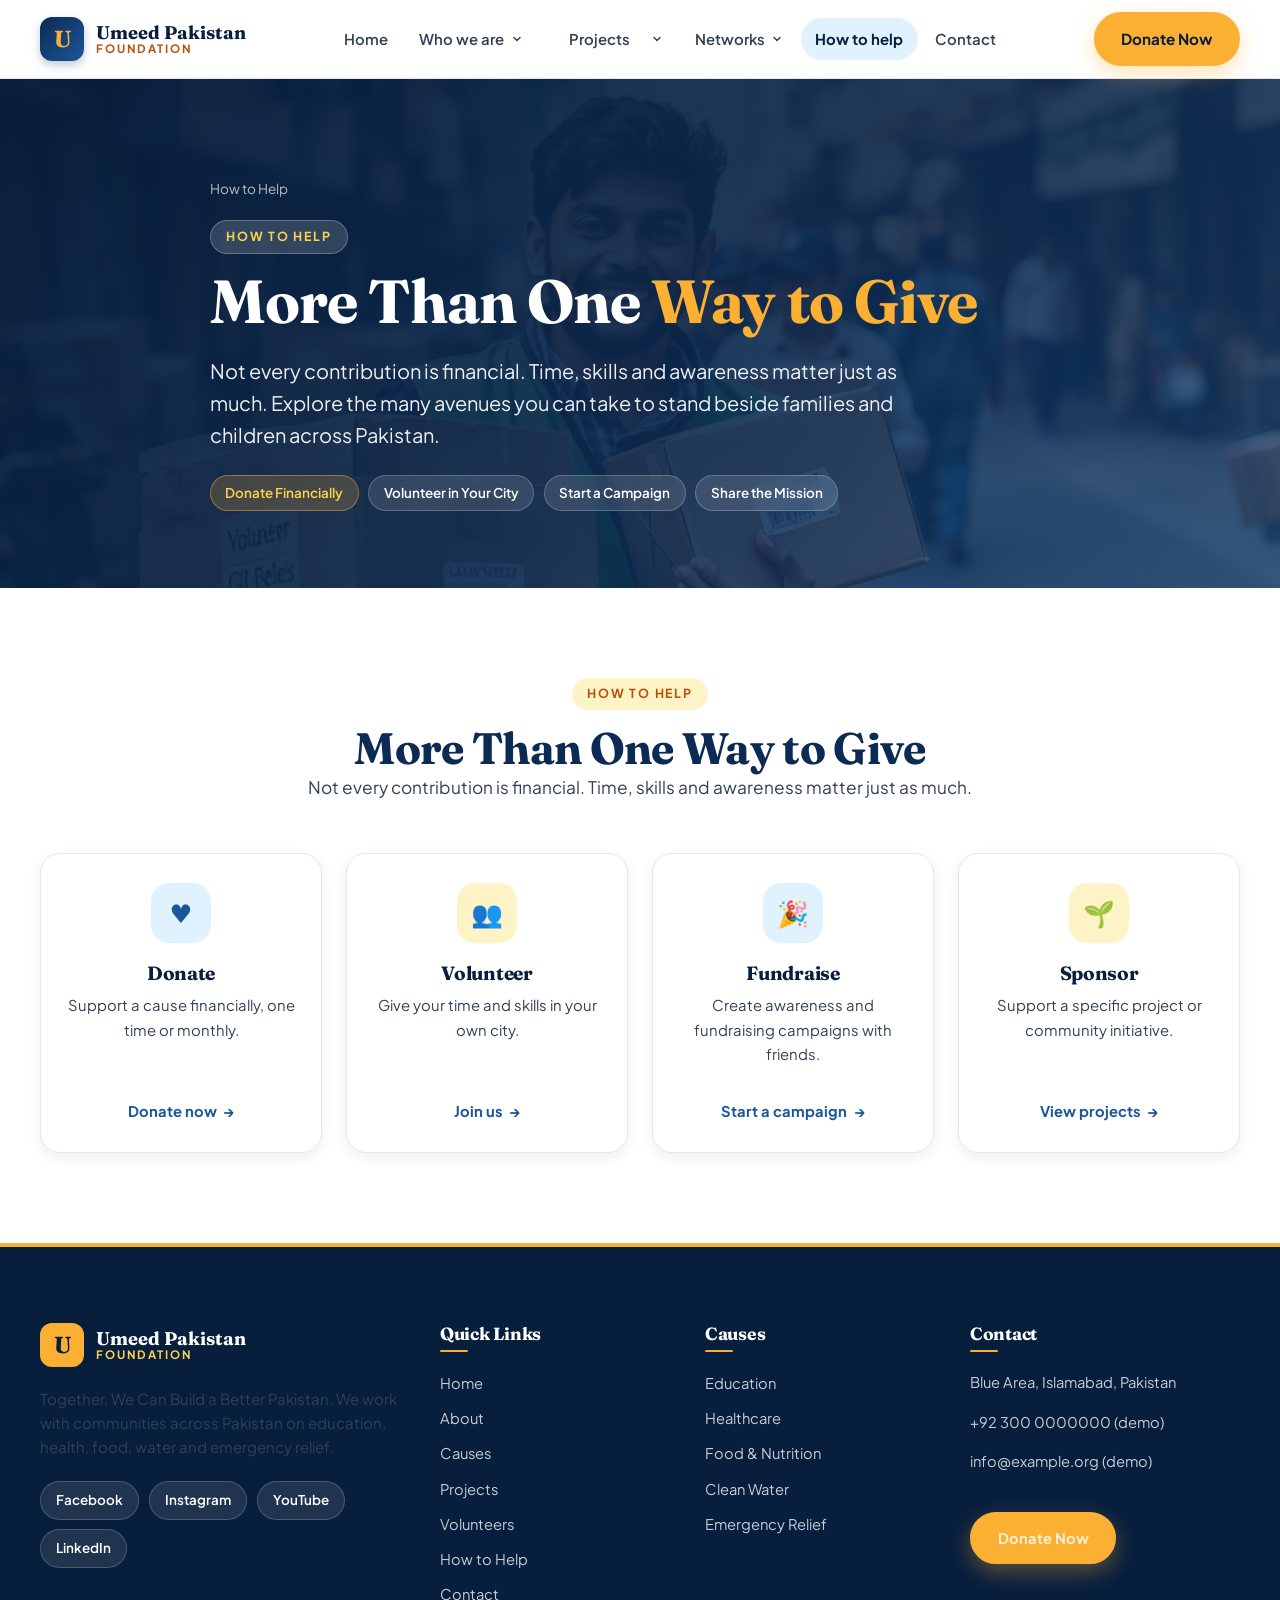
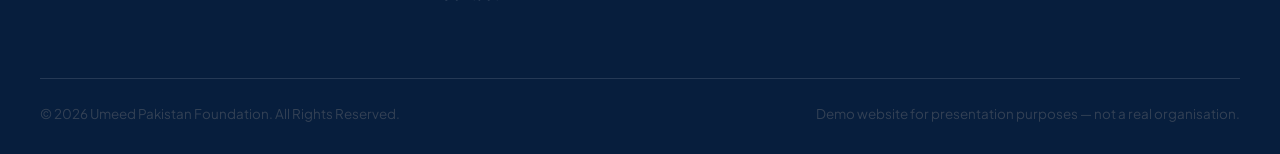
<file: how-to-help.html>
<!DOCTYPE html>
<html lang="en">
<head>
  <meta charset="UTF-8" />
  <meta name="viewport" content="width=device-width, initial-scale=1.0" />
  <title>How to Help | More Than One Way to Give — Umeed Pakistan Foundation</title>
  <meta name="description" content="Not every contribution is financial. Time, skills and awareness matter just as much. Donate, volunteer, fundraise, share, and sponsor with Umeed Pakistan." />
  <link rel="preconnect" href="https://fonts.googleapis.com" />
  <link rel="preconnect" href="https://fonts.gstatic.com" crossorigin />
  <link href="https://fonts.googleapis.com/css2?family=Fraunces:opsz,wght@9..144,500;9..144,700;9..144,800&family=Plus+Jakarta+Sans:wght@400;500;600;700;800&display=swap" rel="stylesheet" />
  <link rel="stylesheet" href="css/style.css" />
</head>
<body>
  <a class="skip-link" href="#main">Skip to main content</a>

  <!-- ============ HEADER / NAVBAR ============ -->
  <header class="site-header" id="siteHeader">
    <div class="container header-inner">
      <a class="brand" href="index.html" aria-label="Umeed Pakistan Foundation Home">
        <span class="brand-mark" aria-hidden="true">U</span>
        <span class="brand-text">
          <strong>Umeed Pakistan</strong>
          <em>Foundation</em>
        </span>
      </a>

      <nav class="site-nav" id="siteNav" aria-label="Main navigation">
        <ul class="nav-list">
          <li class="nav-item"><a class="nav-link" href="index.html">Home</a></li>
          
          <!-- Dropdown: Who We Are -->
          <li class="nav-item has-dropdown">
            <button class="nav-link dropdown-toggle" type="button" aria-expanded="false" aria-haspopup="true">
              <span>Who we are</span>
              <svg class="nav-chevron" viewBox="0 0 16 16" aria-hidden="true"><path d="M4 6l4 4 4-4" fill="none" stroke="currentColor" stroke-width="2" stroke-linecap="round"/></svg>
            </button>
            <div class="nav-dropdown">
              <a class="dropdown-link" href="who-we-are.html#about-us">About us</a>
              <a class="dropdown-link" href="who-we-are.html#vision">Vision</a>
              <a class="dropdown-link" href="who-we-are.html#objectives">Objectives</a>
            </div>
          </li>

          <!-- Dropdown: Projects -->
          <li class="nav-item has-dropdown">
            <button class="nav-link dropdown-toggle" type="button" aria-expanded="false" aria-haspopup="true">
              <span> <a class="nav-link" href="projects.html">Projects</a></span>
              <svg class="nav-chevron" viewBox="0 0 16 16" aria-hidden="true"><path d="M4 6l4 4 4-4" fill="none" stroke="currentColor" stroke-width="2" stroke-linecap="round"/></svg>
            </button>
            <div class="nav-dropdown">
              <a class="dropdown-link" href="projects.html#education">Education</a>
              <a class="dropdown-link" href="projects.html#healthcare">Healthcare</a>
              <a class="dropdown-link" href="projects.html#food-nutrition">Food and nutrition</a>
              <a class="dropdown-link" href="projects.html#emergency-relief">Emergency Relief</a>
              <a class="dropdown-link" href="projects.html#orphans-children">Orphans &amp; Vulnerable Children</a>
            </div>
          </li>

          <!-- Dropdown: Networks (15 Cities Mega Menu) -->
          <li class="nav-item has-dropdown">
            <button class="nav-link dropdown-toggle" type="button" aria-expanded="false" aria-haspopup="true">
              <span>Networks</span>
              <svg class="nav-chevron" viewBox="0 0 16 16" aria-hidden="true"><path d="M4 6l4 4 4-4" fill="none" stroke="currentColor" stroke-width="2" stroke-linecap="round"/></svg>
            </button>
            <div class="nav-dropdown nav-dropdown-mega">
              <div class="mega-header">
                <h4>Nationwide Volunteer &amp; Relief Networks</h4>
                <a href="networks.html">View All 15 Hubs →</a>
              </div>
              <div class="mega-columns">
                <div class="mega-col">
                  <p class="mega-col-title">Punjab</p>
                  <a class="dropdown-link" href="networks.html#lahore">Lahore</a>
                  <a class="dropdown-link" href="networks.html#rawalpindi">Rawalpindi</a>
                  <a class="dropdown-link" href="networks.html#faisalabad">Faisalabad</a>
                  <a class="dropdown-link" href="networks.html#multan">Multan</a>
                  <a class="dropdown-link" href="networks.html#gujranwala">Gujranwala</a>
                  <a class="dropdown-link" href="networks.html#sialkot">Sialkot</a>
                  <a class="dropdown-link" href="networks.html#bahawalpur">Bahawalpur</a>
                </div>
                <div class="mega-col">
                  <p class="mega-col-title">Sindh &amp; Balochistan</p>
                  <a class="dropdown-link" href="networks.html#karachi">Karachi</a>
                  <a class="dropdown-link" href="networks.html#hyderabad">Hyderabad</a>
                  <a class="dropdown-link" href="networks.html#quetta">Quetta</a>
                </div>
                <div class="mega-col">
                  <p class="mega-col-title">Federal, KPK &amp; North</p>
                  <a class="dropdown-link" href="networks.html#islamabad">Islamabad</a>
                  <a class="dropdown-link" href="networks.html#peshawar">Peshawar</a>
                  <a class="dropdown-link" href="networks.html#abbottabad">Abbottabad</a>
                  <a class="dropdown-link" href="networks.html#murree">Murree</a>
                  <a class="dropdown-link" href="networks.html#gilgit-baltistan">Gilgit Baltistan</a>
                </div>
              </div>
            </div>
          </li>

        
          <li class="nav-item"><a class="nav-link active" href="how-to-help.html">How to help</a></li>
          <li class="nav-item"><a class="nav-link" href="contact.html">Contact</a></li>

          <!-- Mobile Drawer Action -->
          <li class="nav-cta-mobile">
            <a class="btn btn-yellow btn-block" href="donate.html">Donate Now</a>
          </li>
        </ul>
      </nav>

      <div class="header-actions">
        <a class="btn btn-yellow btn-donate" href="donate.html">Donate Now</a>
        <button class="hamburger" id="menuToggle" aria-label="Open menu" aria-expanded="false" aria-controls="siteNav">
          <span></span><span></span><span></span>
        </button>
      </div>
    </div>
  </header>

  <main id="main">

    <!-- ============ PAGE HERO ============ -->
    <section class="page-hero">
      <img class="page-hero-bg" src="images/volunteers/volunteer.jpg" alt="Young Pakistani volunteer in a green vest carrying relief boxes" />
      <div class="page-hero-overlay"></div>
      <div class="container page-hero-content">
        <div class="breadcrumbs">
          
          <span>How to Help</span>
        </div>
        <span class="section-eyebrow eyebrow-light">How to help</span>
        <h1>More Than One <span class="highlight">Way to Give</span></h1>
        <p class="lead">Not every contribution is financial. Time, skills and awareness matter just as much. Explore the many avenues you can take to stand beside families and children across Pakistan.</p>
        <div class="hero-pill-list">
          <span class="hero-pill hero-pill-yellow">Donate Financially</span>
          <span class="hero-pill">Volunteer in Your City</span>
          <span class="hero-pill">Start a Campaign</span>
          <span class="hero-pill">Share the Mission</span>
        </div>
      </div>
    </section>

    <!-- ============ 5 WAYS TO HELP (Exact Original Section) ============ -->
    <section class="section section-white" id="help">
      <div class="container">
        <div class="section-head">
          <span class="section-eyebrow eyebrow-yellow">How to help</span>
          <h2>More Than One Way to Give</h2>
          <p class="section-sub">Not every contribution is financial. Time, skills and awareness matter just as much.</p>
        </div>

        <div class="help-grid">
          <article class="help-card">
            <span class="help-icon" aria-hidden="true">&#9829;</span>
            <h3>Donate</h3>
            <p>Support a cause financially, one time or monthly.</p>
            <a class="link-arrow" href="donate.html">Donate now</a>
          </article>

          <article class="help-card">
            <span class="help-icon" aria-hidden="true">&#128101;</span>
            <h3>Volunteer</h3>
            <p>Give your time and skills in your own city.</p>
            <a class="link-arrow" href="volunteers.html">Join us</a>
          </article>

          <article class="help-card">
            <span class="help-icon" aria-hidden="true">&#127881;</span>
            <h3>Fundraise</h3>
            <p>Create awareness and fundraising campaigns with friends.</p>
            <a class="link-arrow" href="contact.html">Start a campaign</a>
          </article>

       
          <article class="help-card">
            <span class="help-icon" aria-hidden="true">&#127793;</span>
            <h3>Sponsor</h3>
            <p>Support a specific project or community initiative.</p>
            <a class="link-arrow" href="projects.html">View projects</a>
          </article>
        </div>
      </div>
    </section>

 




  </main>

  <!-- ============ FOOTER ============ -->
  <footer class="site-footer">
    <div class="container footer-grid">
      <div class="footer-brand">
        <a class="brand brand-footer" href="index.html">
          <span class="brand-mark" aria-hidden="true">U</span>
          <span class="brand-text"><strong>Umeed Pakistan</strong><em>Foundation</em></span>
        </a>
        <p>Together, We Can Build a Better Pakistan. We work with communities across Pakistan on education, health, food, water and emergency relief.</p>
        <ul class="socials">
          <li><a href="#" aria-label="Facebook">Facebook</a></li>
          <li><a href="#" aria-label="Instagram">Instagram</a></li>
          <li><a href="#" aria-label="YouTube">YouTube</a></li>
          <li><a href="#" aria-label="LinkedIn">LinkedIn</a></li>
        </ul>
      </div>

      <nav class="footer-col" aria-label="Quick links">
        <h3>Quick Links</h3>
        <ul>
          <li><a href="index.html">Home</a></li>
          <li><a href="who-we-are.html">About</a></li>
          <li><a href="projects.html">Causes</a></li>
          <li><a href="projects.html">Projects</a></li>
          <li><a href="volunteers.html">Volunteers</a></li>
          <li><a href="how-to-help.html">How to Help</a></li>
          <li><a href="contact.html">Contact</a></li>
        </ul>
      </nav>

      <nav class="footer-col" aria-label="Causes">
        <h3>Causes</h3>
        <ul>
          <li><a href="projects.html#education">Education</a></li>
          <li><a href="projects.html#healthcare">Healthcare</a></li>
          <li><a href="projects.html#food-nutrition">Food &amp; Nutrition</a></li>
          <li><a href="projects.html#emergency-relief">Clean Water</a></li>
          <li><a href="projects.html#emergency-relief">Emergency Relief</a></li>
        </ul>
      </nav>

      <div class="footer-col">
        <h3>Contact</h3>
        <ul class="plain">
          <li>Blue Area, Islamabad, Pakistan</li>
          <li>+92 300 0000000 (demo)</li>
          <li>info@example.org (demo)</li>
        </ul>
        <a class="btn btn-yellow" href="donate.html" style="margin-top: 0.6rem;">Donate Now</a>
      </div>
    </div>

    <div class="container footer-bottom">
      <p>&copy; 2026 Umeed Pakistan Foundation. All Rights Reserved.</p>
      <p>Demo website for presentation purposes — not a real organisation.</p>
    </div>
  </footer>

  <button class="to-top" id="toTop" type="button" aria-label="Back to top">↑</button>
  <div class="toast-wrap" id="toastWrap" aria-live="polite"></div>

  <script src="js/script.js"></script>
</body>
</html>
</file>
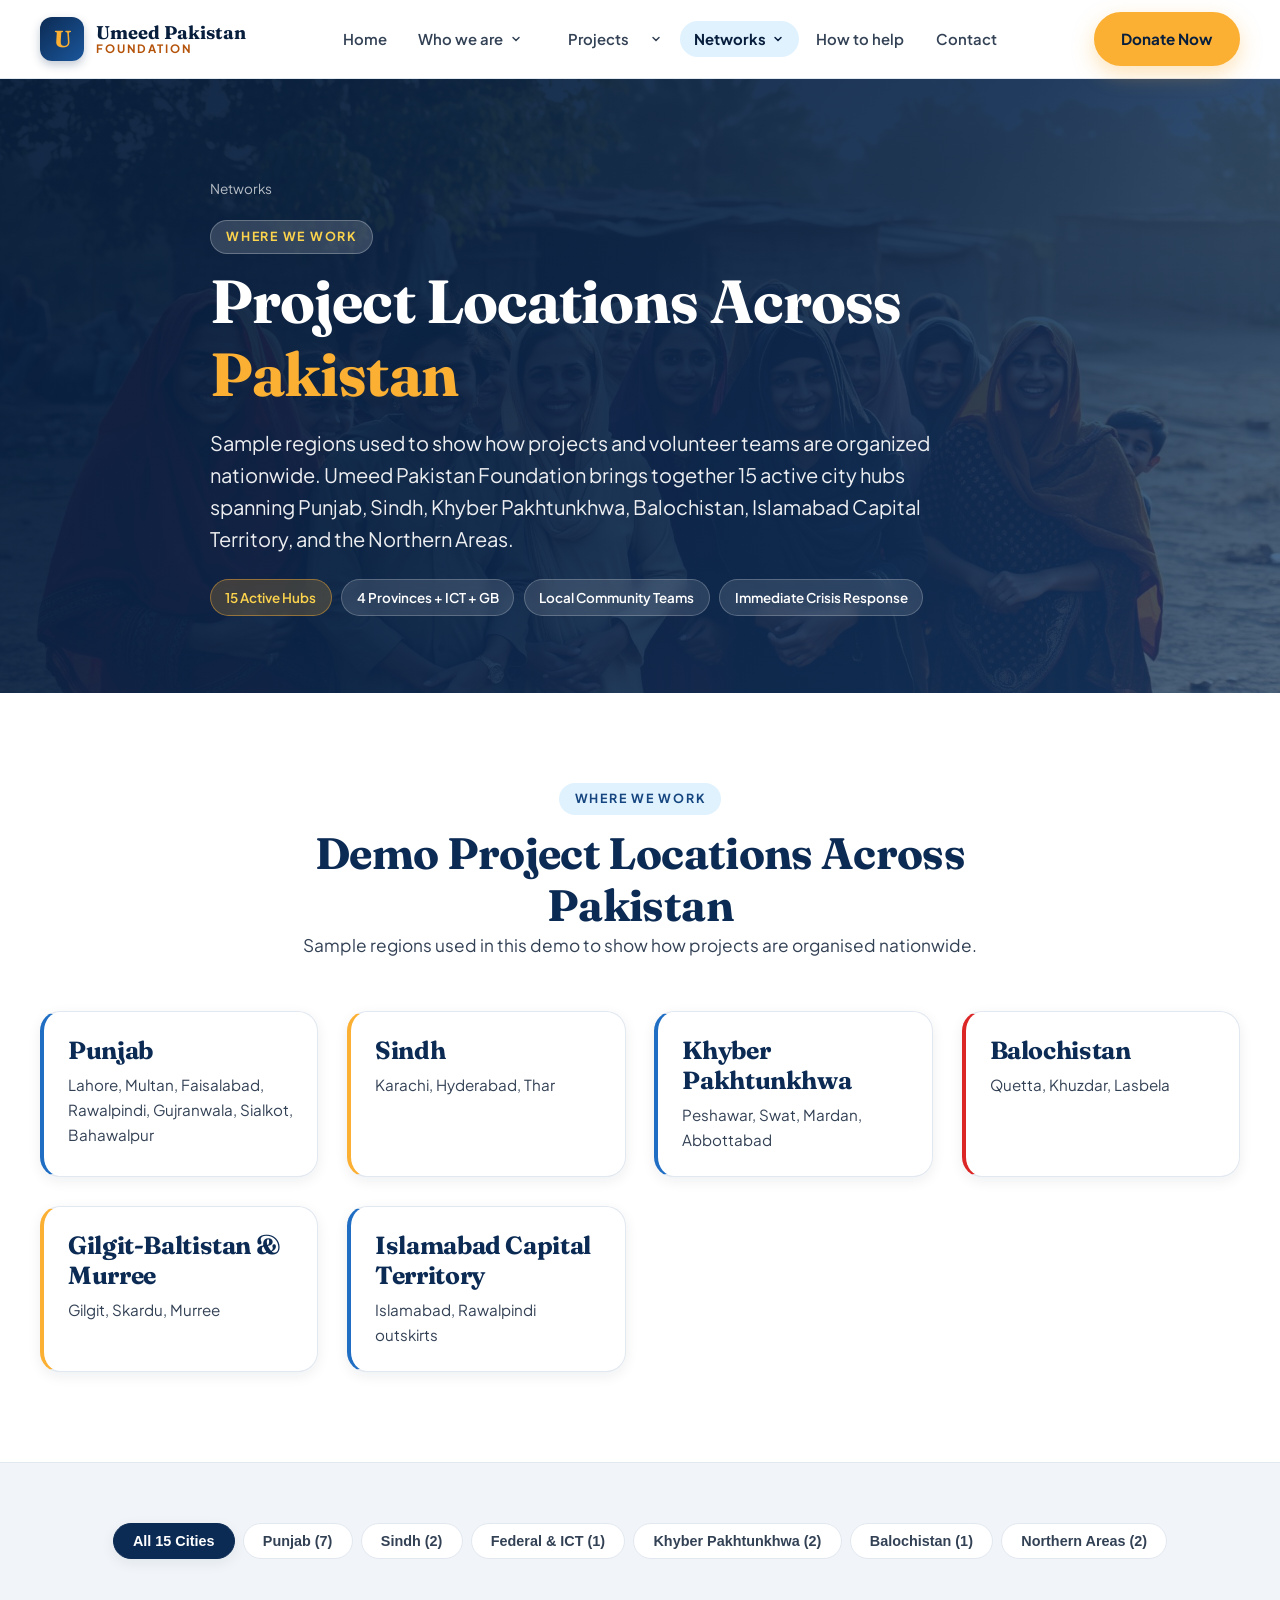
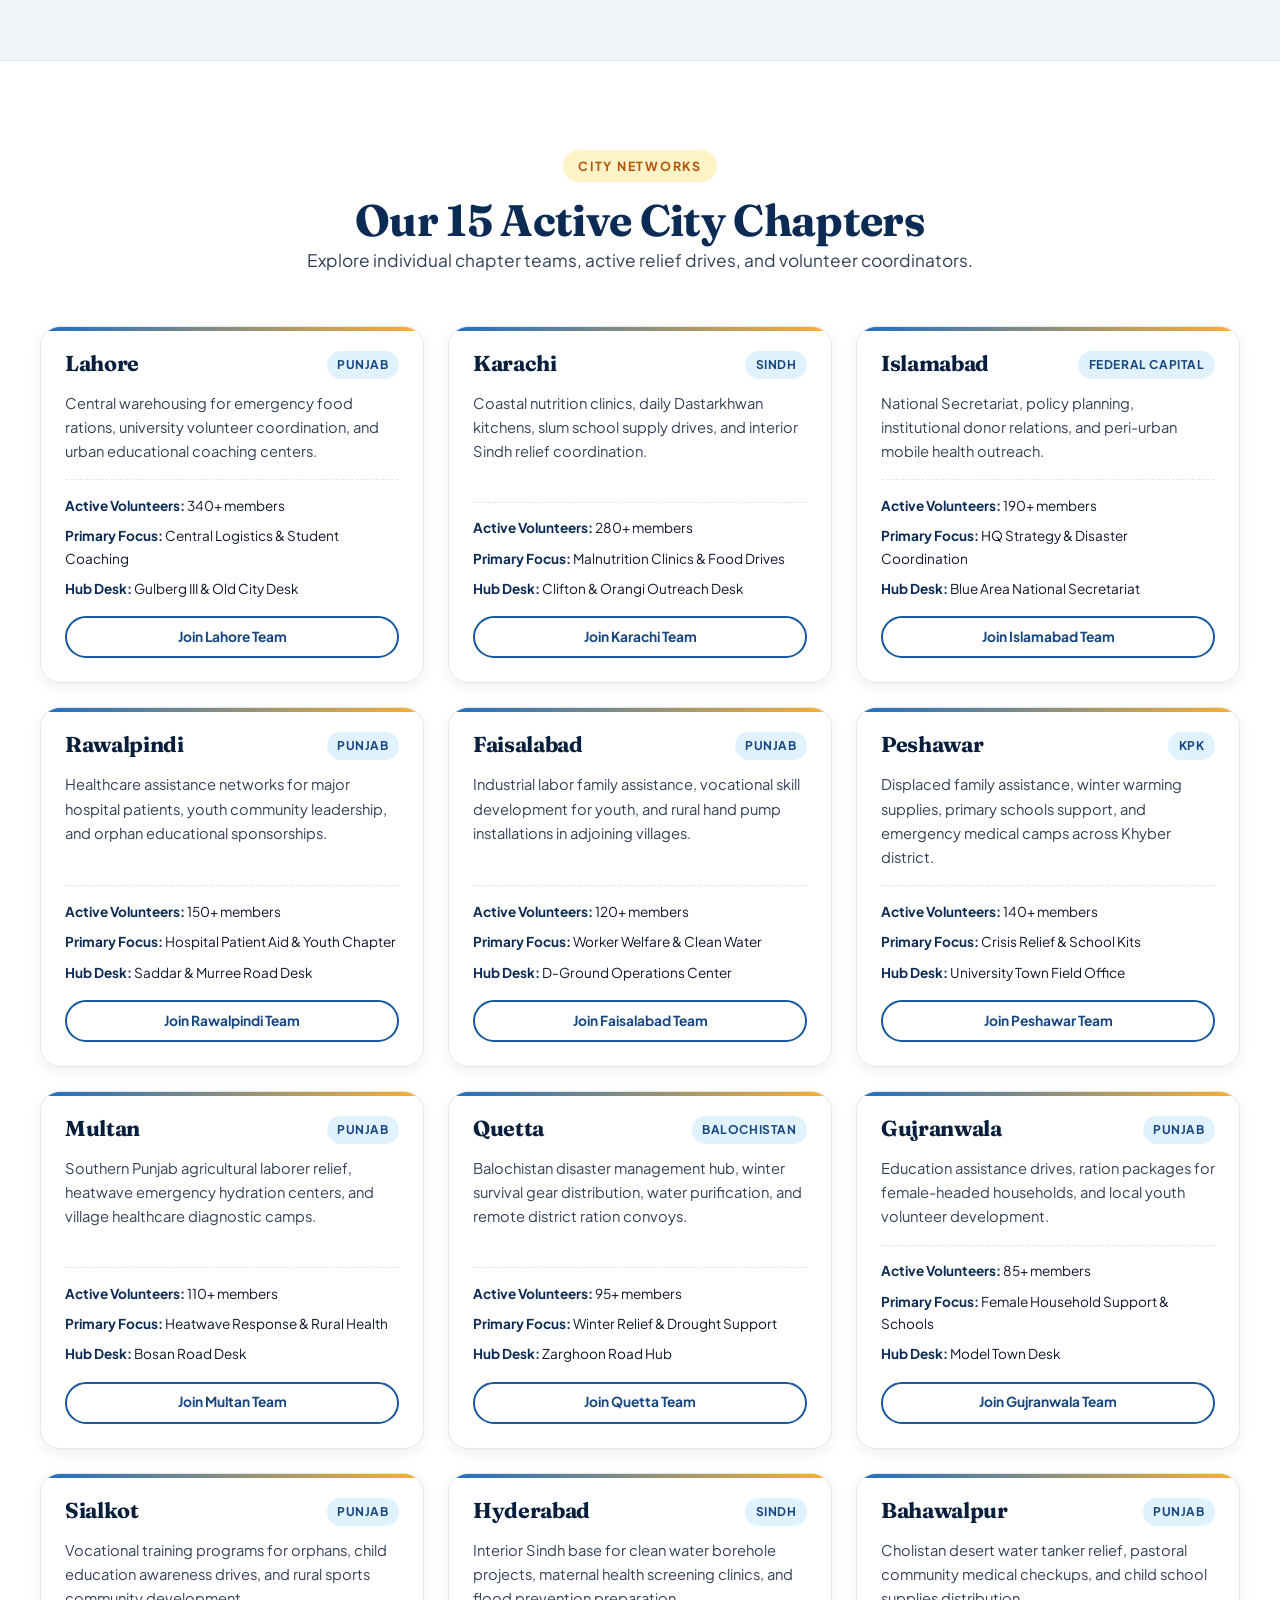
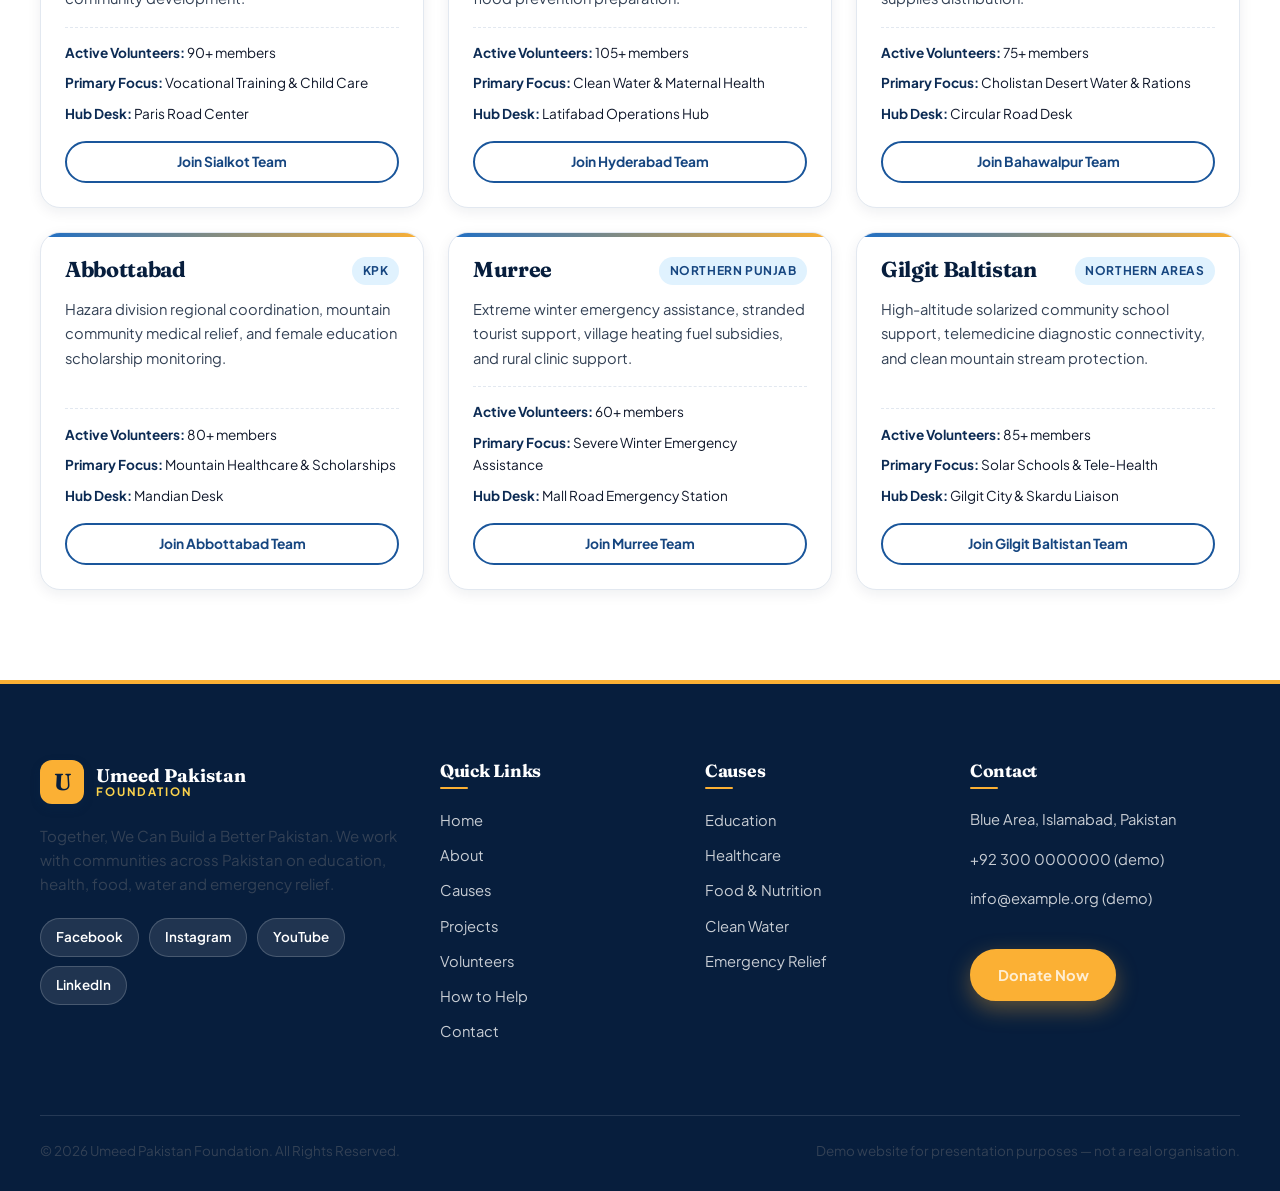
<file: networks.html>
<!DOCTYPE html>
<html lang="en">
<head>
  <meta charset="UTF-8" />
  <meta name="viewport" content="width=device-width, initial-scale=1.0" />
  <title>Networks | Project Locations &amp; City Hubs Across Pakistan — Umeed Foundation</title>
  <meta name="description" content="Explore Umeed Pakistan Foundation's active network across 15 cities: Lahore, Karachi, Islamabad, Rawalpindi, Faisalabad, Peshawar, Multan, Quetta, Gujranwala, Sialkot, Hyderabad, Bahawalpur, Abbottabad, Murree, and Gilgit Baltistan." />
  <link rel="preconnect" href="https://fonts.googleapis.com" />
  <link rel="preconnect" href="https://fonts.gstatic.com" crossorigin />
  <link href="https://fonts.googleapis.com/css2?family=Fraunces:opsz,wght@9..144,500;9..144,700;9..144,800&family=Plus+Jakarta+Sans:wght@400;500;600;700;800&display=swap" rel="stylesheet" />
  <link rel="stylesheet" href="css/style.css" />
</head>
<body>
  <a class="skip-link" href="#main">Skip to main content</a>

  <!-- ============ HEADER / NAVBAR ============ -->
  <header class="site-header" id="siteHeader">
    <div class="container header-inner">
      <a class="brand" href="index.html" aria-label="Umeed Pakistan Foundation Home">
        <span class="brand-mark" aria-hidden="true">U</span>
        <span class="brand-text">
          <strong>Umeed Pakistan</strong>
          <em>Foundation</em>
        </span>
      </a>

      <nav class="site-nav" id="siteNav" aria-label="Main navigation">
        <ul class="nav-list">
          <li class="nav-item"><a class="nav-link" href="index.html">Home</a></li>
          
          <!-- Dropdown: Who We Are -->
          <li class="nav-item has-dropdown">
            <button class="nav-link dropdown-toggle" type="button" aria-expanded="false" aria-haspopup="true">
              <span>Who we are</span>
              <svg class="nav-chevron" viewBox="0 0 16 16" aria-hidden="true"><path d="M4 6l4 4 4-4" fill="none" stroke="currentColor" stroke-width="2" stroke-linecap="round"/></svg>
            </button>
            <div class="nav-dropdown">
              <a class="dropdown-link" href="who-we-are.html#about-us">About us</a>
              <a class="dropdown-link" href="who-we-are.html#vision">Vision</a>
              <a class="dropdown-link" href="who-we-are.html#objectives">Objectives</a>
            </div>
          </li>

          <!-- Dropdown: Projects -->
          <li class="nav-item has-dropdown">
            <button class="nav-link dropdown-toggle" type="button" aria-expanded="false" aria-haspopup="true">
              <span> <a class="nav-link" href="projects.html">Projects</a></span>
              <svg class="nav-chevron" viewBox="0 0 16 16" aria-hidden="true"><path d="M4 6l4 4 4-4" fill="none" stroke="currentColor" stroke-width="2" stroke-linecap="round"/></svg>
            </button>
            <div class="nav-dropdown">
              <a class="dropdown-link" href="projects.html#education">Education</a>
              <a class="dropdown-link" href="projects.html#healthcare">Healthcare</a>
              <a class="dropdown-link" href="projects.html#food-nutrition">Food and nutrition</a>
              <a class="dropdown-link" href="projects.html#emergency-relief">Emergency Relief</a>
              <a class="dropdown-link" href="projects.html#orphans-children">Orphans &amp; Vulnerable Children</a>
            </div>
          </li>

          <!-- Dropdown: Networks (Active) -->
          <li class="nav-item has-dropdown">
            <button class="nav-link dropdown-toggle active" type="button" aria-expanded="false" aria-haspopup="true">
              <span>Networks</span>
              <svg class="nav-chevron" viewBox="0 0 16 16" aria-hidden="true"><path d="M4 6l4 4 4-4" fill="none" stroke="currentColor" stroke-width="2" stroke-linecap="round"/></svg>
            </button>
            <div class="nav-dropdown nav-dropdown-mega">
              <div class="mega-header">
                <h4>Nationwide Volunteer &amp; Relief Networks</h4>
                <a href="networks.html">View All 15 Hubs →</a>
              </div>
              <div class="mega-columns">
                <div class="mega-col">
                  <p class="mega-col-title">Punjab</p>
                  <a class="dropdown-link" href="networks.html#lahore">Lahore</a>
                  <a class="dropdown-link" href="networks.html#rawalpindi">Rawalpindi</a>
                  <a class="dropdown-link" href="networks.html#faisalabad">Faisalabad</a>
                  <a class="dropdown-link" href="networks.html#multan">Multan</a>
                  <a class="dropdown-link" href="networks.html#gujranwala">Gujranwala</a>
                  <a class="dropdown-link" href="networks.html#sialkot">Sialkot</a>
                  <a class="dropdown-link" href="networks.html#bahawalpur">Bahawalpur</a>
                </div>
                <div class="mega-col">
                  <p class="mega-col-title">Sindh &amp; Balochistan</p>
                  <a class="dropdown-link" href="networks.html#karachi">Karachi</a>
                  <a class="dropdown-link" href="networks.html#hyderabad">Hyderabad</a>
                  <a class="dropdown-link" href="networks.html#quetta">Quetta</a>
                </div>
                <div class="mega-col">
                  <p class="mega-col-title">Federal, KPK &amp; North</p>
                  <a class="dropdown-link" href="networks.html#islamabad">Islamabad</a>
                  <a class="dropdown-link" href="networks.html#peshawar">Peshawar</a>
                  <a class="dropdown-link" href="networks.html#abbottabad">Abbottabad</a>
                  <a class="dropdown-link" href="networks.html#murree">Murree</a>
                  <a class="dropdown-link" href="networks.html#gilgit-baltistan">Gilgit Baltistan</a>
                </div>
              </div>
            </div>
          </li>

         
          <li class="nav-item"><a class="nav-link" href="how-to-help.html">How to help</a></li>
          <li class="nav-item"><a class="nav-link" href="contact.html">Contact</a></li>

          <!-- Mobile Drawer Action -->
          <li class="nav-cta-mobile">
            <a class="btn btn-yellow btn-block" href="donate.html">Donate Now</a>
          </li>
        </ul>
      </nav>

      <div class="header-actions">
        <a class="btn btn-yellow btn-donate" href="donate.html">Donate Now</a>
        <button class="hamburger" id="menuToggle" aria-label="Open menu" aria-expanded="false" aria-controls="siteNav">
          <span></span><span></span><span></span>
        </button>
      </div>
    </div>
  </header>

  <main id="main">

    <!-- ============ PAGE HERO ============ -->
    <section class="page-hero">
      <img class="page-hero-bg" src="images/hero/hero-community.jpg" alt="Pakistani families and communities gathered together" />
      <div class="page-hero-overlay"></div>
      <div class="container page-hero-content">
        <div class="breadcrumbs">
        
          <span>Networks</span>
        </div>
        <span class="section-eyebrow eyebrow-light">Where We Work</span>
        <h1>Project Locations Across <span class="highlight">Pakistan</span></h1>
        <p class="lead">Sample regions used to show how projects and volunteer teams are organized nationwide. Umeed Pakistan Foundation brings together 15 active city hubs spanning Punjab, Sindh, Khyber Pakhtunkhwa, Balochistan, Islamabad Capital Territory, and the Northern Areas.</p>
        <div class="hero-pill-list">
          <span class="hero-pill hero-pill-yellow">15 Active Hubs</span>
          <span class="hero-pill">4 Provinces + ICT + GB</span>
          <span class="hero-pill">Local Community Teams</span>
          <span class="hero-pill">Immediate Crisis Response</span>
        </div>
      </div>
    </section>

    <!-- ============ REGIONAL OVERVIEW FROM ORIGINAL WEBSITE ============ -->
    <section class="section section-white" id="regions">
      <div class="container">
        <div class="section-head">
          <span class="section-eyebrow">Where we work</span>
          <h2>Demo Project Locations Across Pakistan</h2>
          <p class="section-sub">Sample regions used in this demo to show how projects are organised nationwide.</p>
        </div>

        <div class="cards-grid" style="grid-template-columns: repeat(auto-fit, minmax(240px, 1fr));">
          <article class="card" style="padding: 1.5rem; border-left: 4px solid var(--blue-600);">
            <h3 style="color: var(--blue-900); margin-bottom: 0.4rem;">Punjab</h3>
            <p style="margin: 0; color: var(--ink-soft); font-size: 0.95rem;">Lahore, Multan, Faisalabad, Rawalpindi, Gujranwala, Sialkot, Bahawalpur</p>
          </article>

          <article class="card" style="padding: 1.5rem; border-left: 4px solid var(--yellow-400);">
            <h3 style="color: var(--blue-900); margin-bottom: 0.4rem;">Sindh</h3>
            <p style="margin: 0; color: var(--ink-soft); font-size: 0.95rem;">Karachi, Hyderabad, Thar</p>
          </article>

          <article class="card" style="padding: 1.5rem; border-left: 4px solid var(--blue-600);">
            <h3 style="color: var(--blue-900); margin-bottom: 0.4rem;">Khyber Pakhtunkhwa</h3>
            <p style="margin: 0; color: var(--ink-soft); font-size: 0.95rem;">Peshawar, Swat, Mardan, Abbottabad</p>
          </article>

          <article class="card" style="padding: 1.5rem; border-left: 4px solid var(--urgent);">
            <h3 style="color: var(--blue-900); margin-bottom: 0.4rem;">Balochistan</h3>
            <p style="margin: 0; color: var(--ink-soft); font-size: 0.95rem;">Quetta, Khuzdar, Lasbela</p>
          </article>

          <article class="card" style="padding: 1.5rem; border-left: 4px solid var(--yellow-400);">
            <h3 style="color: var(--blue-900); margin-bottom: 0.4rem;">Gilgit-Baltistan &amp; Murree</h3>
            <p style="margin: 0; color: var(--ink-soft); font-size: 0.95rem;">Gilgit, Skardu, Murree</p>
          </article>

          <article class="card" style="padding: 1.5rem; border-left: 4px solid var(--blue-600);">
            <h3 style="color: var(--blue-900); margin-bottom: 0.4rem;">Islamabad Capital Territory</h3>
            <p style="margin: 0; color: var(--ink-soft); font-size: 0.95rem;">Islamabad, Rawalpindi outskirts</p>
          </article>
        </div>
      </div>
    </section>

    <!-- ============ FILTER TABS FOR 15 CITIES ============ -->
    <section class="section-sm section-muted" style="border-top: 1px solid var(--line); border-bottom: 1px solid var(--line);">
      <div class="container">
        <div class="filter-bar" id="networksFilter">
          <button class="filter-btn active" data-filter="all">All 15 Cities</button>
          <button class="filter-btn" data-filter="punjab">Punjab (7)</button>
          <button class="filter-btn" data-filter="sindh">Sindh (2)</button>
          <button class="filter-btn" data-filter="federal">Federal &amp; ICT (1)</button>
          <button class="filter-btn" data-filter="kpk">Khyber Pakhtunkhwa (2)</button>
          <button class="filter-btn" data-filter="balochistan">Balochistan (1)</button>
          <button class="filter-btn" data-filter="north">Northern Areas (2)</button>
        </div>
      </div>
    </section>

    <!-- ============ COMPLETE 15 CITIES DIRECTORY ============ -->
    <section class="section section-white">
      <div class="container">
        <div class="section-head">
          <span class="section-eyebrow eyebrow-yellow">City Networks</span>
          <h2>Our 15 Active City Chapters</h2>
          <p class="section-sub">Explore individual chapter teams, active relief drives, and volunteer coordinators.</p>
        </div>

        <div class="networks-grid">
          
          <!-- 1. LAHORE -->
          <article class="network-card" id="lahore" data-province="punjab">
            <div class="network-card-header">
              <h3>Lahore</h3>
              <span class="province-tag">Punjab</span>
            </div>
            <p class="summary">Central warehousing for emergency food rations, university volunteer coordination, and urban educational coaching centers.</p>
            <div class="network-meta-list">
              <div class="network-meta-item"><strong>Active Volunteers:</strong> 340+ members</div>
              <div class="network-meta-item"><strong>Primary Focus:</strong> Central Logistics &amp; Student Coaching</div>
              <div class="network-meta-item"><strong>Hub Desk:</strong> Gulberg III &amp; Old City Desk</div>
            </div>
            <div style="margin-top: 1rem;">
              <a class="btn btn-outline btn-sm btn-block" href="volunteers.html">Join Lahore Team</a>
            </div>
          </article>

          <!-- 2. KARACHI -->
          <article class="network-card" id="karachi" data-province="sindh">
            <div class="network-card-header">
              <h3>Karachi</h3>
              <span class="province-tag">Sindh</span>
            </div>
            <p class="summary">Coastal nutrition clinics, daily Dastarkhwan kitchens, slum school supply drives, and interior Sindh relief coordination.</p>
            <div class="network-meta-list">
              <div class="network-meta-item"><strong>Active Volunteers:</strong> 280+ members</div>
              <div class="network-meta-item"><strong>Primary Focus:</strong> Malnutrition Clinics &amp; Food Drives</div>
              <div class="network-meta-item"><strong>Hub Desk:</strong> Clifton &amp; Orangi Outreach Desk</div>
            </div>
            <div style="margin-top: 1rem;">
              <a class="btn btn-outline btn-sm btn-block" href="volunteers.html">Join Karachi Team</a>
            </div>
          </article>

          <!-- 3. ISLAMABAD -->
          <article class="network-card" id="islamabad" data-province="federal">
            <div class="network-card-header">
              <h3>Islamabad</h3>
              <span class="province-tag">Federal Capital</span>
            </div>
            <p class="summary">National Secretariat, policy planning, institutional donor relations, and peri-urban mobile health outreach.</p>
            <div class="network-meta-list">
              <div class="network-meta-item"><strong>Active Volunteers:</strong> 190+ members</div>
              <div class="network-meta-item"><strong>Primary Focus:</strong> HQ Strategy &amp; Disaster Coordination</div>
              <div class="network-meta-item"><strong>Hub Desk:</strong> Blue Area National Secretariat</div>
            </div>
            <div style="margin-top: 1rem;">
              <a class="btn btn-outline btn-sm btn-block" href="volunteers.html">Join Islamabad Team</a>
            </div>
          </article>

          <!-- 4. RAWALPINDI -->
          <article class="network-card" id="rawalpindi" data-province="punjab">
            <div class="network-card-header">
              <h3>Rawalpindi</h3>
              <span class="province-tag">Punjab</span>
            </div>
            <p class="summary">Healthcare assistance networks for major hospital patients, youth community leadership, and orphan educational sponsorships.</p>
            <div class="network-meta-list">
              <div class="network-meta-item"><strong>Active Volunteers:</strong> 150+ members</div>
              <div class="network-meta-item"><strong>Primary Focus:</strong> Hospital Patient Aid &amp; Youth Chapter</div>
              <div class="network-meta-item"><strong>Hub Desk:</strong> Saddar &amp; Murree Road Desk</div>
            </div>
            <div style="margin-top: 1rem;">
              <a class="btn btn-outline btn-sm btn-block" href="volunteers.html">Join Rawalpindi Team</a>
            </div>
          </article>

          <!-- 5. FAISALABAD -->
          <article class="network-card" id="faisalabad" data-province="punjab">
            <div class="network-card-header">
              <h3>Faisalabad</h3>
              <span class="province-tag">Punjab</span>
            </div>
            <p class="summary">Industrial labor family assistance, vocational skill development for youth, and rural hand pump installations in adjoining villages.</p>
            <div class="network-meta-list">
              <div class="network-meta-item"><strong>Active Volunteers:</strong> 120+ members</div>
              <div class="network-meta-item"><strong>Primary Focus:</strong> Worker Welfare &amp; Clean Water</div>
              <div class="network-meta-item"><strong>Hub Desk:</strong> D-Ground Operations Center</div>
            </div>
            <div style="margin-top: 1rem;">
              <a class="btn btn-outline btn-sm btn-block" href="volunteers.html">Join Faisalabad Team</a>
            </div>
          </article>

          <!-- 6. PESHAWAR -->
          <article class="network-card" id="peshawar" data-province="kpk">
            <div class="network-card-header">
              <h3>Peshawar</h3>
              <span class="province-tag">KPK</span>
            </div>
            <p class="summary">Displaced family assistance, winter warming supplies, primary schools support, and emergency medical camps across Khyber district.</p>
            <div class="network-meta-list">
              <div class="network-meta-item"><strong>Active Volunteers:</strong> 140+ members</div>
              <div class="network-meta-item"><strong>Primary Focus:</strong> Crisis Relief &amp; School Kits</div>
              <div class="network-meta-item"><strong>Hub Desk:</strong> University Town Field Office</div>
            </div>
            <div style="margin-top: 1rem;">
              <a class="btn btn-outline btn-sm btn-block" href="volunteers.html">Join Peshawar Team</a>
            </div>
          </article>

          <!-- 7. MULTAN -->
          <article class="network-card" id="multan" data-province="punjab">
            <div class="network-card-header">
              <h3>Multan</h3>
              <span class="province-tag">Punjab</span>
            </div>
            <p class="summary">Southern Punjab agricultural laborer relief, heatwave emergency hydration centers, and village healthcare diagnostic camps.</p>
            <div class="network-meta-list">
              <div class="network-meta-item"><strong>Active Volunteers:</strong> 110+ members</div>
              <div class="network-meta-item"><strong>Primary Focus:</strong> Heatwave Response &amp; Rural Health</div>
              <div class="network-meta-item"><strong>Hub Desk:</strong> Bosan Road Desk</div>
            </div>
            <div style="margin-top: 1rem;">
              <a class="btn btn-outline btn-sm btn-block" href="volunteers.html">Join Multan Team</a>
            </div>
          </article>

          <!-- 8. QUETTA -->
          <article class="network-card" id="quetta" data-province="balochistan">
            <div class="network-card-header">
              <h3>Quetta</h3>
              <span class="province-tag">Balochistan</span>
            </div>
            <p class="summary">Balochistan disaster management hub, winter survival gear distribution, water purification, and remote district ration convoys.</p>
            <div class="network-meta-list">
              <div class="network-meta-item"><strong>Active Volunteers:</strong> 95+ members</div>
              <div class="network-meta-item"><strong>Primary Focus:</strong> Winter Relief &amp; Drought Support</div>
              <div class="network-meta-item"><strong>Hub Desk:</strong> Zarghoon Road Hub</div>
            </div>
            <div style="margin-top: 1rem;">
              <a class="btn btn-outline btn-sm btn-block" href="volunteers.html">Join Quetta Team</a>
            </div>
          </article>

          <!-- 9. GUJRANWALA -->
          <article class="network-card" id="gujranwala" data-province="punjab">
            <div class="network-card-header">
              <h3>Gujranwala</h3>
              <span class="province-tag">Punjab</span>
            </div>
            <p class="summary">Education assistance drives, ration packages for female-headed households, and local youth volunteer development.</p>
            <div class="network-meta-list">
              <div class="network-meta-item"><strong>Active Volunteers:</strong> 85+ members</div>
              <div class="network-meta-item"><strong>Primary Focus:</strong> Female Household Support &amp; Schools</div>
              <div class="network-meta-item"><strong>Hub Desk:</strong> Model Town Desk</div>
            </div>
            <div style="margin-top: 1rem;">
              <a class="btn btn-outline btn-sm btn-block" href="volunteers.html">Join Gujranwala Team</a>
            </div>
          </article>

          <!-- 10. SIALKOT -->
          <article class="network-card" id="sialkot" data-province="punjab">
            <div class="network-card-header">
              <h3>Sialkot</h3>
              <span class="province-tag">Punjab</span>
            </div>
            <p class="summary">Vocational training programs for orphans, child education awareness drives, and rural sports community development.</p>
            <div class="network-meta-list">
              <div class="network-meta-item"><strong>Active Volunteers:</strong> 90+ members</div>
              <div class="network-meta-item"><strong>Primary Focus:</strong> Vocational Training &amp; Child Care</div>
              <div class="network-meta-item"><strong>Hub Desk:</strong> Paris Road Center</div>
            </div>
            <div style="margin-top: 1rem;">
              <a class="btn btn-outline btn-sm btn-block" href="volunteers.html">Join Sialkot Team</a>
            </div>
          </article>

          <!-- 11. HYDERABAD -->
          <article class="network-card" id="hyderabad" data-province="sindh">
            <div class="network-card-header">
              <h3>Hyderabad</h3>
              <span class="province-tag">Sindh</span>
            </div>
            <p class="summary">Interior Sindh base for clean water borehole projects, maternal health screening clinics, and flood prevention preparation.</p>
            <div class="network-meta-list">
              <div class="network-meta-item"><strong>Active Volunteers:</strong> 105+ members</div>
              <div class="network-meta-item"><strong>Primary Focus:</strong> Clean Water &amp; Maternal Health</div>
              <div class="network-meta-item"><strong>Hub Desk:</strong> Latifabad Operations Hub</div>
            </div>
            <div style="margin-top: 1rem;">
              <a class="btn btn-outline btn-sm btn-block" href="volunteers.html">Join Hyderabad Team</a>
            </div>
          </article>

          <!-- 12. BAHAWALPUR -->
          <article class="network-card" id="bahawalpur" data-province="punjab">
            <div class="network-card-header">
              <h3>Bahawalpur</h3>
              <span class="province-tag">Punjab</span>
            </div>
            <p class="summary">Cholistan desert water tanker relief, pastoral community medical checkups, and child school supplies distribution.</p>
            <div class="network-meta-list">
              <div class="network-meta-item"><strong>Active Volunteers:</strong> 75+ members</div>
              <div class="network-meta-item"><strong>Primary Focus:</strong> Cholistan Desert Water &amp; Rations</div>
              <div class="network-meta-item"><strong>Hub Desk:</strong> Circular Road Desk</div>
            </div>
            <div style="margin-top: 1rem;">
              <a class="btn btn-outline btn-sm btn-block" href="volunteers.html">Join Bahawalpur Team</a>
            </div>
          </article>

          <!-- 13. ABBOTTABAD -->
          <article class="network-card" id="abbottabad" data-province="kpk">
            <div class="network-card-header">
              <h3>Abbottabad</h3>
              <span class="province-tag">KPK</span>
            </div>
            <p class="summary">Hazara division regional coordination, mountain community medical relief, and female education scholarship monitoring.</p>
            <div class="network-meta-list">
              <div class="network-meta-item"><strong>Active Volunteers:</strong> 80+ members</div>
              <div class="network-meta-item"><strong>Primary Focus:</strong> Mountain Healthcare &amp; Scholarships</div>
              <div class="network-meta-item"><strong>Hub Desk:</strong> Mandian Desk</div>
            </div>
            <div style="margin-top: 1rem;">
              <a class="btn btn-outline btn-sm btn-block" href="volunteers.html">Join Abbottabad Team</a>
            </div>
          </article>

          <!-- 14. MURREE -->
          <article class="network-card" id="murree" data-province="north">
            <div class="network-card-header">
              <h3>Murree</h3>
              <span class="province-tag">Northern Punjab</span>
            </div>
            <p class="summary">Extreme winter emergency assistance, stranded tourist support, village heating fuel subsidies, and rural clinic support.</p>
            <div class="network-meta-list">
              <div class="network-meta-item"><strong>Active Volunteers:</strong> 60+ members</div>
              <div class="network-meta-item"><strong>Primary Focus:</strong> Severe Winter Emergency Assistance</div>
              <div class="network-meta-item"><strong>Hub Desk:</strong> Mall Road Emergency Station</div>
            </div>
            <div style="margin-top: 1rem;">
              <a class="btn btn-outline btn-sm btn-block" href="volunteers.html">Join Murree Team</a>
            </div>
          </article>

          <!-- 15. GILGIT BALTISTAN -->
          <article class="network-card" id="gilgit-baltistan" data-province="north">
            <div class="network-card-header">
              <h3>Gilgit Baltistan</h3>
              <span class="province-tag">Northern Areas</span>
            </div>
            <p class="summary">High-altitude solarized community school support, telemedicine diagnostic connectivity, and clean mountain stream protection.</p>
            <div class="network-meta-list">
              <div class="network-meta-item"><strong>Active Volunteers:</strong> 85+ members</div>
              <div class="network-meta-item"><strong>Primary Focus:</strong> Solar Schools &amp; Tele-Health</div>
              <div class="network-meta-item"><strong>Hub Desk:</strong> Gilgit City &amp; Skardu Liaison</div>
            </div>
            <div style="margin-top: 1rem;">
              <a class="btn btn-outline btn-sm btn-block" href="volunteers.html">Join Gilgit Baltistan Team</a>
            </div>
          </article>

        </div>
      </div>
    </section>



  </main>

  <!-- ============ FOOTER ============ -->
  <footer class="site-footer">
    <div class="container footer-grid">
      <div class="footer-brand">
        <a class="brand brand-footer" href="index.html">
          <span class="brand-mark" aria-hidden="true">U</span>
          <span class="brand-text"><strong>Umeed Pakistan</strong><em>Foundation</em></span>
        </a>
        <p>Together, We Can Build a Better Pakistan. We work with communities across Pakistan on education, health, food, water and emergency relief.</p>
        <ul class="socials">
          <li><a href="#" aria-label="Facebook">Facebook</a></li>
          <li><a href="#" aria-label="Instagram">Instagram</a></li>
          <li><a href="#" aria-label="YouTube">YouTube</a></li>
          <li><a href="#" aria-label="LinkedIn">LinkedIn</a></li>
        </ul>
      </div>

      <nav class="footer-col" aria-label="Quick links">
        <h3>Quick Links</h3>
        <ul>
          <li><a href="index.html">Home</a></li>
          <li><a href="who-we-are.html">About</a></li>
          <li><a href="projects.html">Causes</a></li>
          <li><a href="projects.html">Projects</a></li>
          <li><a href="volunteers.html">Volunteers</a></li>
          <li><a href="how-to-help.html">How to Help</a></li>
          <li><a href="contact.html">Contact</a></li>
        </ul>
      </nav>

      <nav class="footer-col" aria-label="Causes">
        <h3>Causes</h3>
        <ul>
          <li><a href="projects.html#education">Education</a></li>
          <li><a href="projects.html#healthcare">Healthcare</a></li>
          <li><a href="projects.html#food-nutrition">Food &amp; Nutrition</a></li>
          <li><a href="projects.html#emergency-relief">Clean Water</a></li>
          <li><a href="projects.html#emergency-relief">Emergency Relief</a></li>
        </ul>
      </nav>

      <div class="footer-col">
        <h3>Contact</h3>
        <ul class="plain">
          <li>Blue Area, Islamabad, Pakistan</li>
          <li>+92 300 0000000 (demo)</li>
          <li>info@example.org (demo)</li>
        </ul>
        <a class="btn btn-yellow" href="donate.html" style="margin-top: 0.6rem;">Donate Now</a>
      </div>
    </div>

    <div class="container footer-bottom">
      <p>&copy; 2026 Umeed Pakistan Foundation. All Rights Reserved.</p>
      <p>Demo website for presentation purposes — not a real organisation.</p>
    </div>
  </footer>

  <button class="to-top" id="toTop" type="button" aria-label="Back to top">↑</button>
  <div class="toast-wrap" id="toastWrap" aria-live="polite"></div>

  <script src="js/script.js"></script>
</body>
</html>
</file>
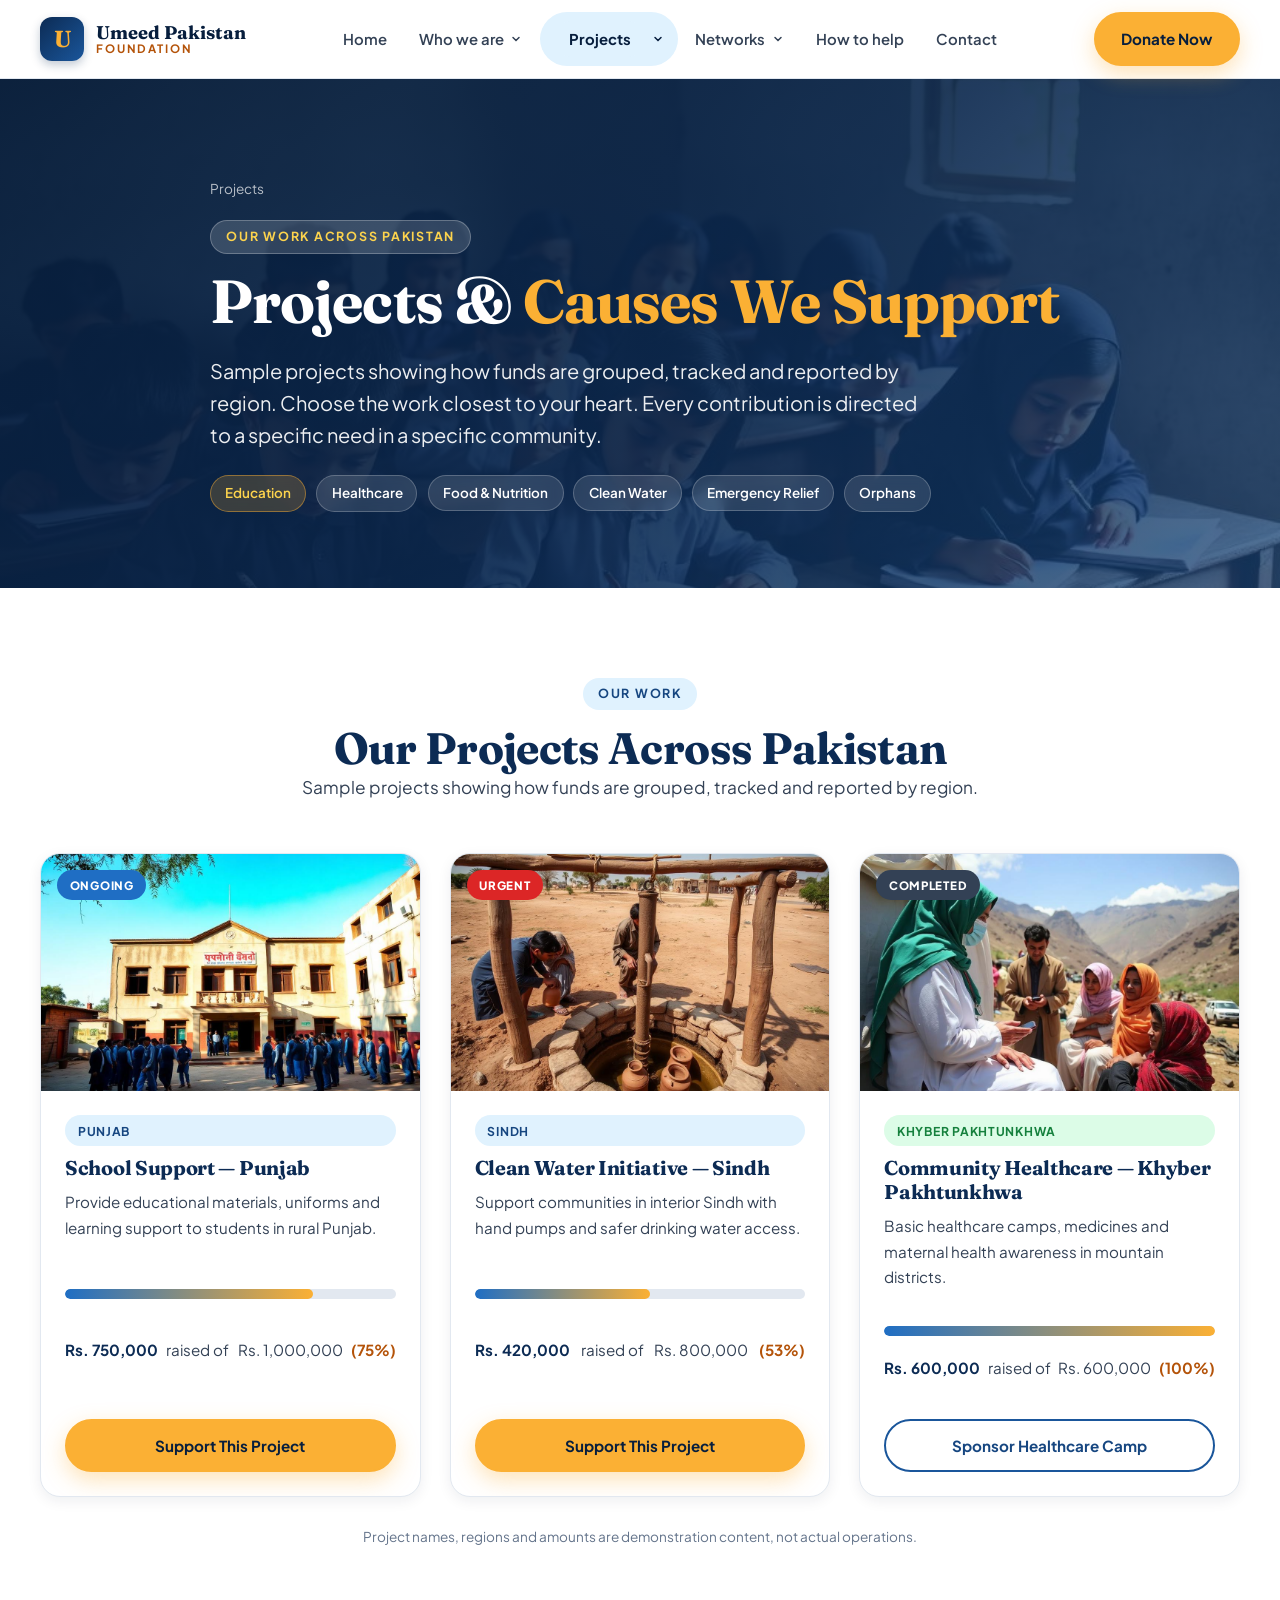
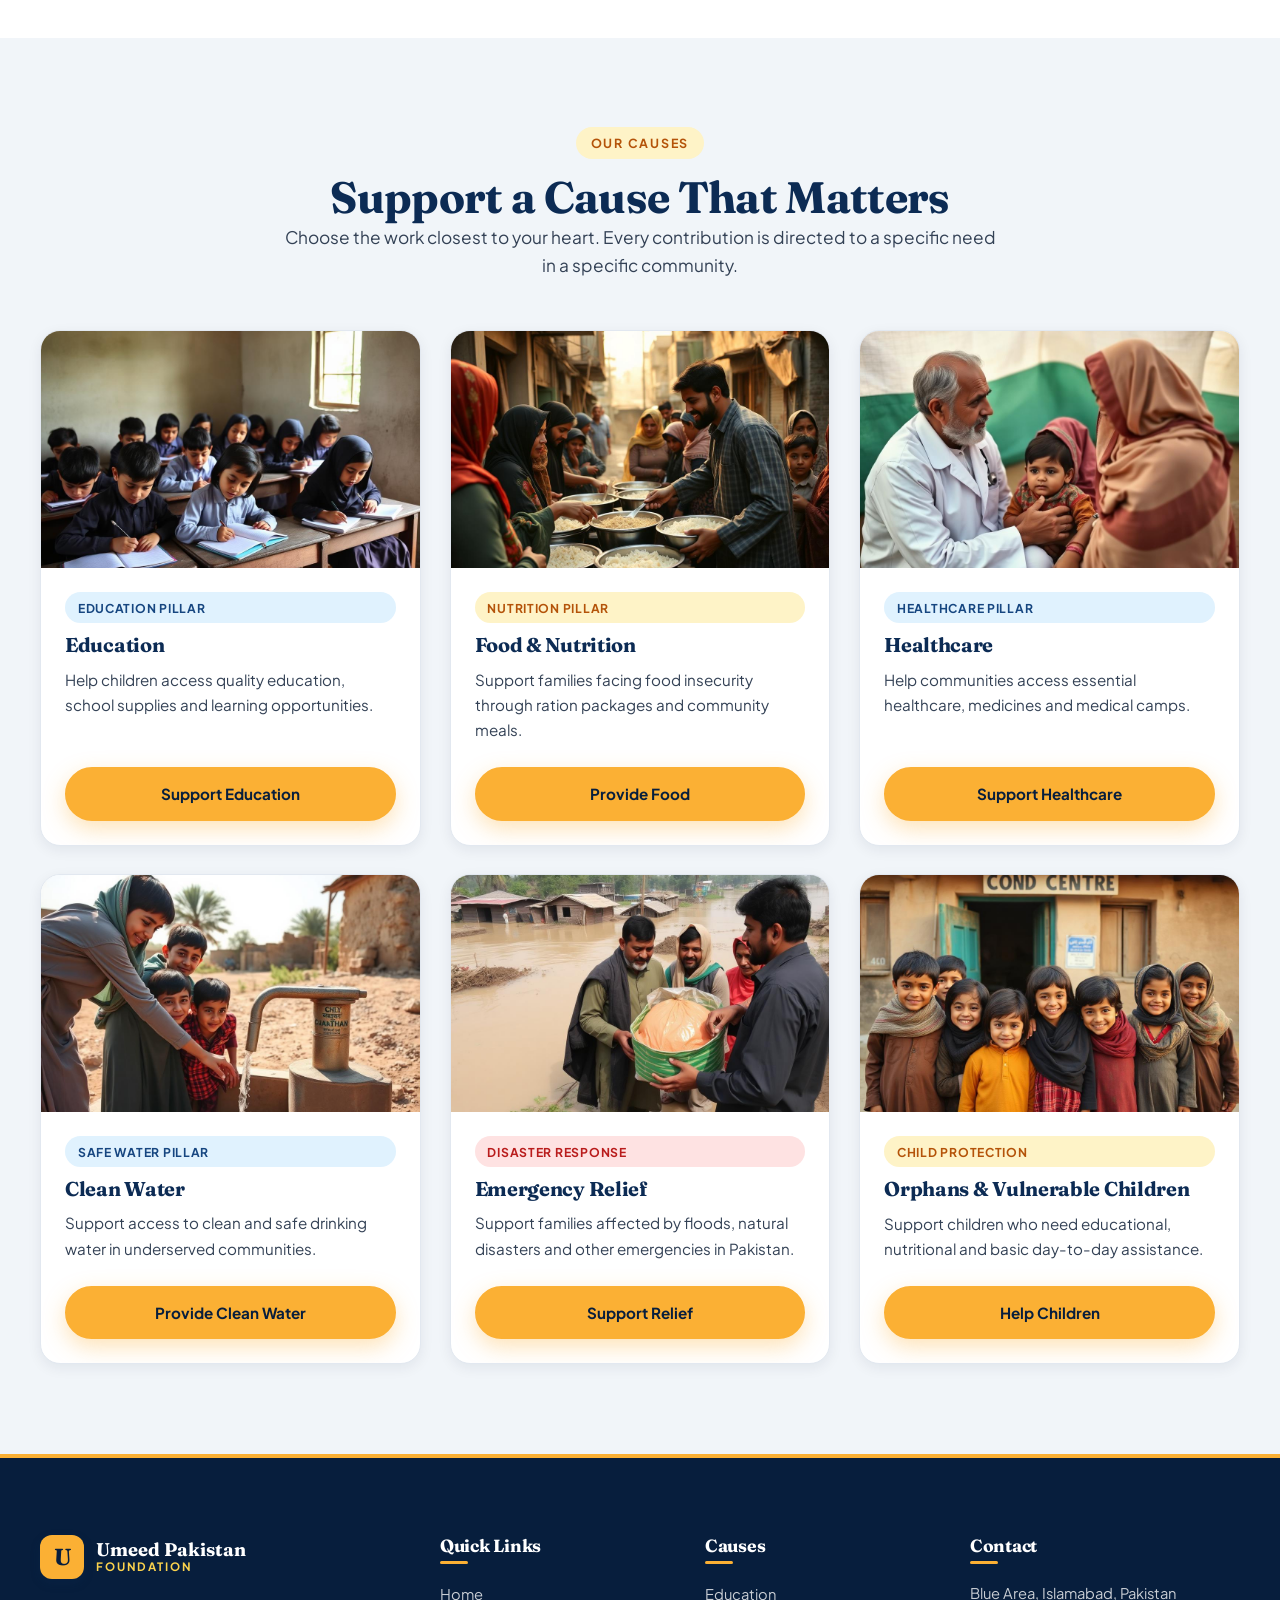
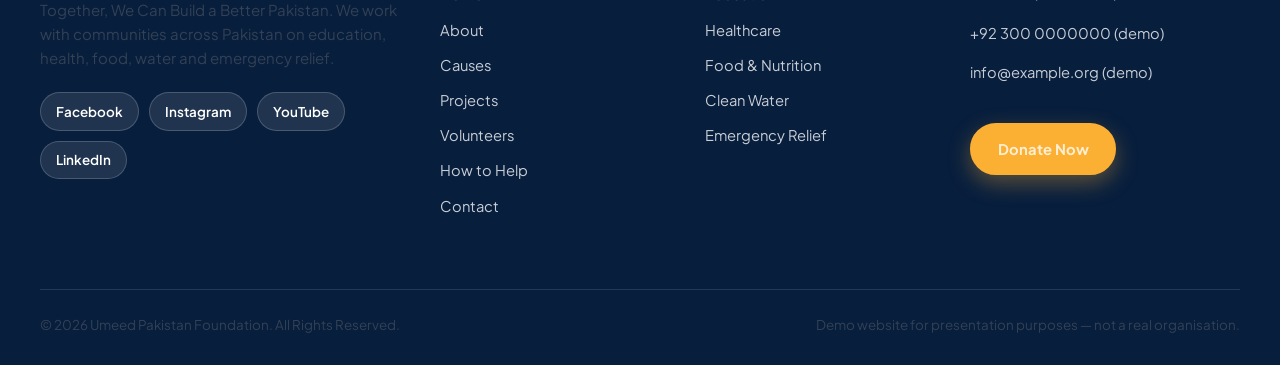
<file: projects.html>
<!DOCTYPE html>
<html lang="en">
<head>
  <meta charset="UTF-8" />
  <meta name="viewport" content="width=device-width, initial-scale=1.0" />
  <title>Projects &amp; Causes | Umeed Pakistan Foundation</title>
  <meta name="description" content="Support education, healthcare, food assistance, clean water, flood relief, and orphans across Pakistan. Transparent projects with live tracking." />
  <link rel="preconnect" href="https://fonts.googleapis.com" />
  <link rel="preconnect" href="https://fonts.gstatic.com" crossorigin />
  <link href="https://fonts.googleapis.com/css2?family=Fraunces:opsz,wght@9..144,500;9..144,700;9..144,800&family=Plus+Jakarta+Sans:wght@400;500;600;700;800&display=swap" rel="stylesheet" />
  <link rel="stylesheet" href="css/style.css" />
</head>
<body>
  <a class="skip-link" href="#main">Skip to main content</a>

  <!-- ============ HEADER / NAVBAR ============ -->
  <header class="site-header" id="siteHeader">
    <div class="container header-inner">
      <a class="brand" href="index.html" aria-label="Umeed Pakistan Foundation Home">
        <span class="brand-mark" aria-hidden="true">U</span>
        <span class="brand-text">
          <strong>Umeed Pakistan</strong>
          <em>Foundation</em>
        </span>
      </a>

      <nav class="site-nav" id="siteNav" aria-label="Main navigation">
        <ul class="nav-list">
          <li class="nav-item"><a class="nav-link" href="index.html">Home</a></li>
          
          <!-- Dropdown: Who We Are -->
          <li class="nav-item has-dropdown">
            <button class="nav-link dropdown-toggle" type="button" aria-expanded="false" aria-haspopup="true">
              <span>Who we are</span>
              <svg class="nav-chevron" viewBox="0 0 16 16" aria-hidden="true"><path d="M4 6l4 4 4-4" fill="none" stroke="currentColor" stroke-width="2" stroke-linecap="round"/></svg>
            </button>
            <div class="nav-dropdown">
              <a class="dropdown-link" href="who-we-are.html#about-us">About us</a>
              <a class="dropdown-link" href="who-we-are.html#vision">Vision</a>
              <a class="dropdown-link" href="who-we-are.html#objectives">Objectives</a>
            </div>
          </li>

          <!-- Dropdown: Projects (Active) -->
          <li class="nav-item has-dropdown">
            <button class="nav-link dropdown-toggle active" type="button" aria-expanded="false" aria-haspopup="true">
              <span> <a class="nav-link" href="projects.html">Projects</a></span>
              <svg class="nav-chevron" viewBox="0 0 16 16" aria-hidden="true"><path d="M4 6l4 4 4-4" fill="none" stroke="currentColor" stroke-width="2" stroke-linecap="round"/></svg>
            </button>
            <div class="nav-dropdown">
              <a class="dropdown-link" href="projects.html#education">Education</a>
              <a class="dropdown-link" href="projects.html#healthcare">Healthcare</a>
              <a class="dropdown-link" href="projects.html#food-nutrition">Food and nutrition</a>
              <a class="dropdown-link" href="projects.html#emergency-relief">Emergency Relief</a>
              <a class="dropdown-link" href="projects.html#orphans-children">Orphans &amp; Vulnerable Children</a>
            </div>
          </li>

          <!-- Dropdown: Networks (15 Cities Mega Menu) -->
          <li class="nav-item has-dropdown">
            <button class="nav-link dropdown-toggle" type="button" aria-expanded="false" aria-haspopup="true">
              <span>Networks</span>
              <svg class="nav-chevron" viewBox="0 0 16 16" aria-hidden="true"><path d="M4 6l4 4 4-4" fill="none" stroke="currentColor" stroke-width="2" stroke-linecap="round"/></svg>
            </button>
            <div class="nav-dropdown nav-dropdown-mega">
              <div class="mega-header">
                <h4>Nationwide Volunteer &amp; Relief Networks</h4>
                <a href="networks.html">View All 15 Hubs →</a>
              </div>
              <div class="mega-columns">
                <div class="mega-col">
                  <p class="mega-col-title">Punjab</p>
                  <a class="dropdown-link" href="networks.html#lahore">Lahore</a>
                  <a class="dropdown-link" href="networks.html#rawalpindi">Rawalpindi</a>
                  <a class="dropdown-link" href="networks.html#faisalabad">Faisalabad</a>
                  <a class="dropdown-link" href="networks.html#multan">Multan</a>
                  <a class="dropdown-link" href="networks.html#gujranwala">Gujranwala</a>
                  <a class="dropdown-link" href="networks.html#sialkot">Sialkot</a>
                  <a class="dropdown-link" href="networks.html#bahawalpur">Bahawalpur</a>
                </div>
                <div class="mega-col">
                  <p class="mega-col-title">Sindh &amp; Balochistan</p>
                  <a class="dropdown-link" href="networks.html#karachi">Karachi</a>
                  <a class="dropdown-link" href="networks.html#hyderabad">Hyderabad</a>
                  <a class="dropdown-link" href="networks.html#quetta">Quetta</a>
                </div>
                <div class="mega-col">
                  <p class="mega-col-title">Federal, KPK &amp; North</p>
                  <a class="dropdown-link" href="networks.html#islamabad">Islamabad</a>
                  <a class="dropdown-link" href="networks.html#peshawar">Peshawar</a>
                  <a class="dropdown-link" href="networks.html#abbottabad">Abbottabad</a>
                  <a class="dropdown-link" href="networks.html#murree">Murree</a>
                  <a class="dropdown-link" href="networks.html#gilgit-baltistan">Gilgit Baltistan</a>
                </div>
              </div>
            </div>
          </li>

   
          <li class="nav-item"><a class="nav-link" href="how-to-help.html">How to help</a></li>
          <li class="nav-item"><a class="nav-link" href="contact.html">Contact</a></li>

          <!-- Mobile Drawer Action -->
          <li class="nav-cta-mobile">
            <a class="btn btn-yellow btn-block" href="donate.html">Donate Now</a>
          </li>
        </ul>
      </nav>

      <div class="header-actions">
        <a class="btn btn-yellow btn-donate" href="donate.html">Donate Now</a>
        <button class="hamburger" id="menuToggle" aria-label="Open menu" aria-expanded="false" aria-controls="siteNav">
          <span></span><span></span><span></span>
        </button>
      </div>
    </div>
  </header>

  <main id="main">

    <!-- ============ PAGE HERO ============ -->
    <section class="page-hero">
      <img class="page-hero-bg" src="images/causes/education.jpg" alt="Pakistani school children writing in notebooks inside a village classroom" />
      <div class="page-hero-overlay"></div>
      <div class="container page-hero-content">
        <div class="breadcrumbs">
          
          <span>Projects</span>
        </div>
        <span class="section-eyebrow eyebrow-light">Our Work Across Pakistan</span>
        <h1>Projects &amp; <span class="highlight">Causes We Support</span></h1>
        <p class="lead">Sample projects showing how funds are grouped, tracked and reported by region. Choose the work closest to your heart. Every contribution is directed to a specific need in a specific community.</p>
        <div class="hero-pill-list">
          <span class="hero-pill hero-pill-yellow">Education</span>
          <span class="hero-pill">Healthcare</span>
          <span class="hero-pill">Food &amp; Nutrition</span>
          <span class="hero-pill">Clean Water</span>
          <span class="hero-pill">Emergency Relief</span>
          <span class="hero-pill">Orphans</span>
        </div>
      </div>
    </section>

    <!-- ============ ALL 4 ORIGINAL PROJECTS WITH LIVE TRACKING ============ -->
    <section class="section section-white" id="featured-projects">
      <div class="container">
        <div class="section-head">
          <span class="section-eyebrow">Our Work</span>
          <h2>Our Projects Across Pakistan</h2>
          <p class="section-sub">Sample projects showing how funds are grouped, tracked and reported by region.</p>
        </div>

        <div class="cards-grid" id="projectsGrid">
          
          <!-- 1. School Support — Punjab -->
          <article class="card project-card" data-raised="750000" data-goal="1000000" id="project-punjab">
            <div class="card-media">
              <img src="images/projects/punjab-school.jpg" alt="Pakistani students in uniform outside a village school building in Punjab" loading="lazy" width="1024" height="700" />
              <span class="status-badge status-ongoing">Ongoing</span>
            </div>
            <div class="card-body">
              <span class="badge badge-blue">Punjab</span>
              <h3>School Support — Punjab</h3>
              <p>Provide educational materials, uniforms and learning support to students in rural Punjab.</p>
              <div class="progress" role="progressbar" aria-label="Funds raised for School Support Punjab" aria-valuemin="0" aria-valuemax="100" aria-valuenow="75">
                <span class="progress-bar"></span>
              </div>
              <p class="progress-meta"><strong class="raised"></strong> raised of <span class="goal"></span> <span class="percent"></span></p>
              <a class="btn btn-yellow btn-block" style="margin-top: 0.8rem;" href="donate.html?cause=Education">Support This Project</a>
            </div>
          </article>

          <!-- 2. Clean Water Initiative — Sindh -->
          <article class="card project-card" data-raised="420000" data-goal="800000" id="project-sindh">
            <div class="card-media">
              <img src="images/projects/sindh-water.jpg" alt="Villagers filling clay pots at a water well in rural Sindh, Pakistan" loading="lazy" width="1024" height="700" />
              <span class="status-badge status-urgent">Urgent</span>
            </div>
            <div class="card-body">
              <span class="badge badge-blue">Sindh</span>
              <h3>Clean Water Initiative — Sindh</h3>
              <p>Support communities in interior Sindh with hand pumps and safer drinking water access.</p>
              <div class="progress" role="progressbar" aria-label="Funds raised for Clean Water Initiative Sindh" aria-valuemin="0" aria-valuemax="100" aria-valuenow="53">
                <span class="progress-bar"></span>
              </div>
              <p class="progress-meta"><strong class="raised"></strong> raised of <span class="goal"></span> <span class="percent"></span></p>
              <a class="btn btn-yellow btn-block" style="margin-top: 0.8rem;" href="donate.html?cause=Clean%20Water">Support This Project</a>
            </div>
          </article>

          <!-- 3. Community Healthcare — Khyber Pakhtunkhwa -->
          <article class="card project-card" data-raised="600000" data-goal="600000" id="project-kpk">
            <div class="card-media">
              <img src="images/projects/kpk-health.jpg" alt="Pakistani nurse attending to families at a mountain medical camp in Khyber Pakhtunkhwa" loading="lazy" width="1024" height="700" />
              <span class="status-badge status-completed">Completed</span>
            </div>
            <div class="card-body">
              <span class="badge badge-success">Khyber Pakhtunkhwa</span>
              <h3>Community Healthcare — Khyber Pakhtunkhwa</h3>
              <p>Basic healthcare camps, medicines and maternal health awareness in mountain districts.</p>
              <div class="progress" role="progressbar" aria-label="Funds raised for Community Healthcare Khyber Pakhtunkhwa" aria-valuemin="0" aria-valuemax="100" aria-valuenow="100">
                <span class="progress-bar"></span>
              </div>
              <p class="progress-meta"><strong class="raised"></strong> raised of <span class="goal"></span> <span class="percent"></span></p>
              <a class="btn btn-outline btn-block" style="margin-top: 0.8rem;" href="donate.html?cause=Healthcare">Sponsor Healthcare Camp</a>
            </div>
          </article>


        </div>
        <p class="disclaimer">Project names, regions and amounts are demonstration content, not actual operations.</p>
      </div>
    </section>

    <!-- ============ ALL 6 CAUSES (Exact Original Cards, Images & Text) ============ -->
    <section class="section section-muted" id="causes">
      <div class="container">
        <div class="section-head">
          <span class="section-eyebrow eyebrow-yellow">Our causes</span>
          <h2>Support a Cause That Matters</h2>
          <p class="section-sub">Choose the work closest to your heart. Every contribution is directed to a specific need in a specific community.</p>
        </div>

        <div class="cards-grid" id="causesGrid">
          
          <!-- 1. Education -->
          <article class="card cause-card" id="education">
            <div class="card-media">
              <img src="images/causes/education.jpg" alt="Pakistani school children writing in notebooks inside a village classroom" loading="lazy" width="1024" height="768" />
            </div>
            <div class="card-body">
              <span class="badge badge-blue">Education Pillar</span>
              <h3>Education</h3>
              <p>Help children access quality education, school supplies and learning opportunities.</p>
              <a class="btn btn-yellow btn-block" href="donate.html?cause=Education">Support Education</a>
            </div>
          </article>

          <!-- 2. Food & Nutrition -->
          <article class="card cause-card" id="food-nutrition">
            <div class="card-media">
              <img src="images/causes/food.jpg" alt="Volunteers serving cooked rice to families at a Pakistani community kitchen" loading="lazy" width="1024" height="768" />
            </div>
            <div class="card-body">
              <span class="badge badge-yellow">Nutrition Pillar</span>
              <h3>Food &amp; Nutrition</h3>
              <p>Support families facing food insecurity through ration packages and community meals.</p>
              <a class="btn btn-yellow btn-block" href="donate.html?cause=Food%20%26%20Nutrition">Provide Food</a>
            </div>
          </article>

          <!-- 3. Healthcare -->
          <article class="card cause-card" id="healthcare">
            <div class="card-media">
              <img src="images/causes/healthcare.jpg" alt="Pakistani doctor examining a young child held by her mother at a medical camp" loading="lazy" width="1024" height="768" />
            </div>
            <div class="card-body">
              <span class="badge badge-blue">Healthcare Pillar</span>
              <h3>Healthcare</h3>
              <p>Help communities access essential healthcare, medicines and medical camps.</p>
              <a class="btn btn-yellow btn-block" href="donate.html?cause=Healthcare">Support Healthcare</a>
            </div>
          </article>

          <!-- 4. Clean Water -->
          <article class="card cause-card" id="clean-water">
            <div class="card-media">
              <img src="images/causes/water.jpg" alt="Pakistani village children collecting water from a newly installed hand pump" loading="lazy" width="1024" height="768" />
            </div>
            <div class="card-body">
              <span class="badge badge-blue">Safe Water Pillar</span>
              <h3>Clean Water</h3>
              <p>Support access to clean and safe drinking water in underserved communities.</p>
              <a class="btn btn-yellow btn-block" href="donate.html?cause=Clean%20Water">Provide Clean Water</a>
            </div>
          </article>

          <!-- 5. Emergency Relief -->
          <article class="card cause-card" id="emergency-relief">
            <div class="card-media">
              <img src="images/causes/relief.jpg" alt="Pakistani volunteers delivering relief supplies to a flood affected village" loading="lazy" width="1024" height="768" />
            </div>
            <div class="card-body">
              <span class="badge badge-urgent">Disaster Response</span>
              <h3>Emergency Relief</h3>
              <p>Support families affected by floods, natural disasters and other emergencies in Pakistan.</p>
              <a class="btn btn-yellow btn-block" href="donate.html?cause=Emergency%20Relief">Support Relief</a>
            </div>
          </article>

          <!-- 6. Orphans & Vulnerable Children -->
          <article class="card cause-card" id="orphans-children">
            <div class="card-media">
              <img src="images/causes/children.jpg" alt="Group of smiling Pakistani children outside a community centre" loading="lazy" width="1024" height="768" />
            </div>
            <div class="card-body">
              <span class="badge badge-yellow">Child Protection</span>
              <h3>Orphans &amp; Vulnerable Children</h3>
              <p>Support children who need educational, nutritional and basic day-to-day assistance.</p>
              <a class="btn btn-yellow btn-block" href="donate.html?cause=Orphans%20%26%20Vulnerable%20Children">Help Children</a>
            </div>
          </article>

        </div>
      </div>
    </section>

  </main>

  <!-- ============ FOOTER ============ -->
  <footer class="site-footer">
    <div class="container footer-grid">
      <div class="footer-brand">
        <a class="brand brand-footer" href="index.html">
          <span class="brand-mark" aria-hidden="true">U</span>
          <span class="brand-text"><strong>Umeed Pakistan</strong><em>Foundation</em></span>
        </a>
        <p>Together, We Can Build a Better Pakistan. We work with communities across Pakistan on education, health, food, water and emergency relief.</p>
        <ul class="socials">
          <li><a href="#" aria-label="Facebook">Facebook</a></li>
          <li><a href="#" aria-label="Instagram">Instagram</a></li>
          <li><a href="#" aria-label="YouTube">YouTube</a></li>
          <li><a href="#" aria-label="LinkedIn">LinkedIn</a></li>
        </ul>
      </div>

      <nav class="footer-col" aria-label="Quick links">
        <h3>Quick Links</h3>
        <ul>
          <li><a href="index.html">Home</a></li>
          <li><a href="who-we-are.html">About</a></li>
          <li><a href="projects.html">Causes</a></li>
          <li><a href="projects.html">Projects</a></li>
          <li><a href="volunteers.html">Volunteers</a></li>
          <li><a href="how-to-help.html">How to Help</a></li>
          <li><a href="contact.html">Contact</a></li>
        </ul>
      </nav>

      <nav class="footer-col" aria-label="Causes">
        <h3>Causes</h3>
        <ul>
          <li><a href="projects.html#education">Education</a></li>
          <li><a href="projects.html#healthcare">Healthcare</a></li>
          <li><a href="projects.html#food-nutrition">Food &amp; Nutrition</a></li>
          <li><a href="projects.html#emergency-relief">Clean Water</a></li>
          <li><a href="projects.html#emergency-relief">Emergency Relief</a></li>
        </ul>
      </nav>

      <div class="footer-col">
        <h3>Contact</h3>
        <ul class="plain">
          <li>Blue Area, Islamabad, Pakistan</li>
          <li>+92 300 0000000 (demo)</li>
          <li>info@example.org (demo)</li>
        </ul>
        <a class="btn btn-yellow" href="donate.html" style="margin-top: 0.6rem;">Donate Now</a>
      </div>
    </div>

    <div class="container footer-bottom">
      <p>&copy; 2026 Umeed Pakistan Foundation. All Rights Reserved.</p>
      <p>Demo website for presentation purposes — not a real organisation.</p>
    </div>
  </footer>

  <button class="to-top" id="toTop" type="button" aria-label="Back to top">↑</button>
  <div class="toast-wrap" id="toastWrap" aria-live="polite"></div>

  <script src="js/script.js"></script>
</body>
</html>
</file>
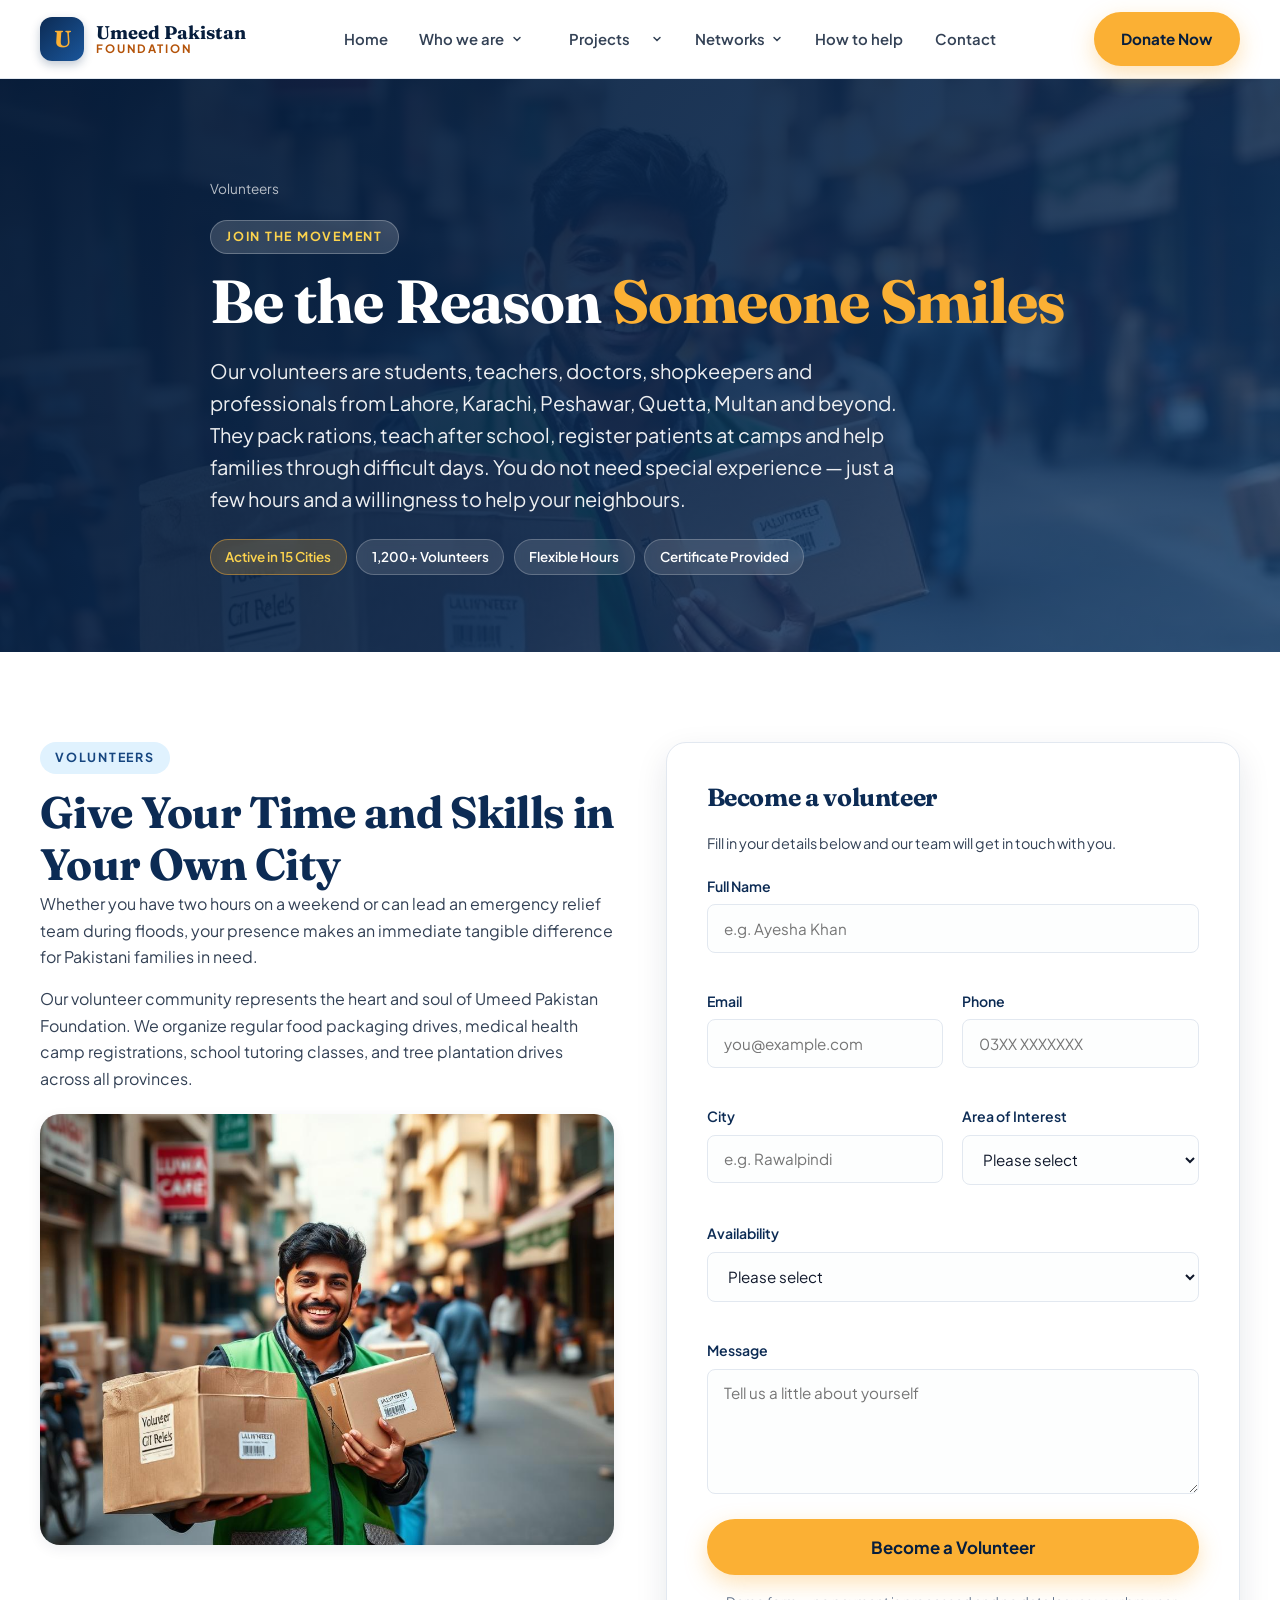
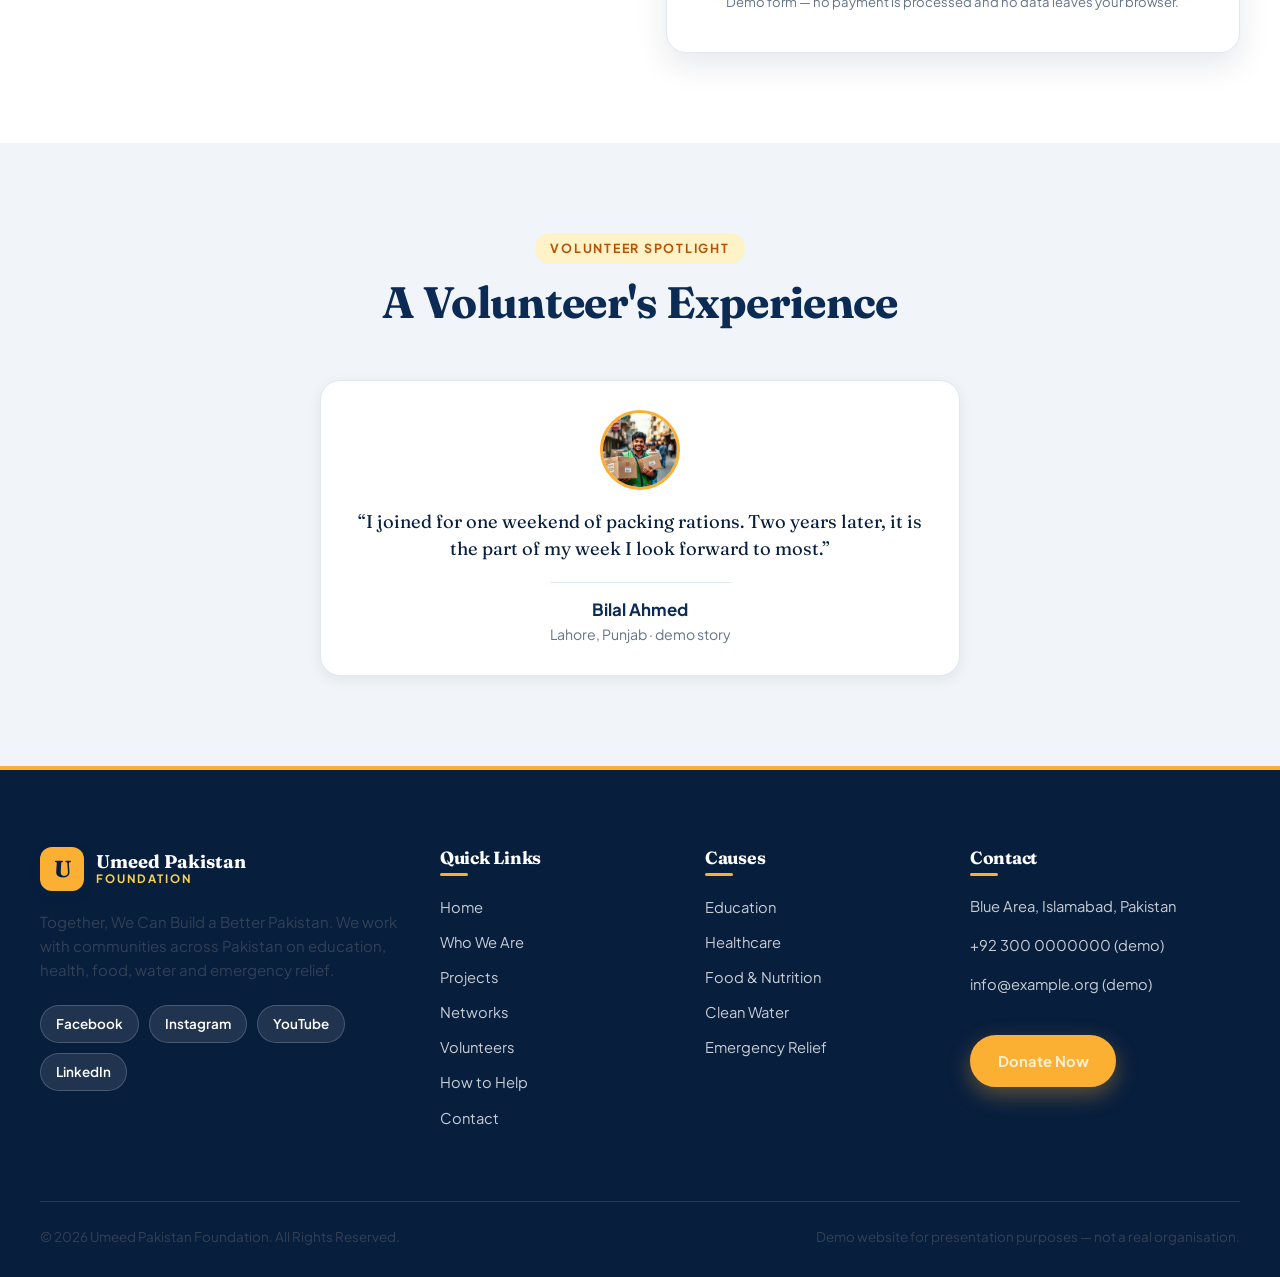
<file: volunteers.html>
<!DOCTYPE html>
<html lang="en">
<head>
  <meta charset="UTF-8" />
  <meta name="viewport" content="width=device-width, initial-scale=1.0" />
  <title>Volunteers | Become a Volunteer — Umeed Pakistan Foundation</title>
  <meta name="description" content="Be the reason someone smiles. Join Umeed Pakistan Foundation's volunteer network across Lahore, Karachi, Islamabad, Peshawar, Quetta, Multan and beyond." />
  <link rel="preconnect" href="https://fonts.googleapis.com" />
  <link rel="preconnect" href="https://fonts.gstatic.com" crossorigin />
  <link href="https://fonts.googleapis.com/css2?family=Fraunces:opsz,wght@9..144,500;9..144,700;9..144,800&family=Plus+Jakarta+Sans:wght@400;500;600;700;800&display=swap" rel="stylesheet" />
  <link rel="stylesheet" href="css/style.css" />
</head>
<body>
  <a class="skip-link" href="#main">Skip to main content</a>

  <!-- ============ HEADER / NAVBAR ============ -->
  <header class="site-header" id="siteHeader">
    <div class="container header-inner">
      <a class="brand" href="index.html" aria-label="Umeed Pakistan Foundation Home">
        <span class="brand-mark" aria-hidden="true">U</span>
        <span class="brand-text">
          <strong>Umeed Pakistan</strong>
          <em>Foundation</em>
        </span>
      </a>

      <nav class="site-nav" id="siteNav" aria-label="Main navigation">
        <ul class="nav-list">
          <li class="nav-item"><a class="nav-link" href="index.html">Home</a></li>
          
          <!-- Dropdown: Who We Are -->
          <li class="nav-item has-dropdown">
            <button class="nav-link dropdown-toggle" type="button" aria-expanded="false" aria-haspopup="true">
              <span>Who we are</span>
              <svg class="nav-chevron" viewBox="0 0 16 16" aria-hidden="true"><path d="M4 6l4 4 4-4" fill="none" stroke="currentColor" stroke-width="2" stroke-linecap="round"/></svg>
            </button>
            <div class="nav-dropdown">
              <a class="dropdown-link" href="who-we-are.html#about-us">About us</a>
              <a class="dropdown-link" href="who-we-are.html#vision">Vision</a>
              <a class="dropdown-link" href="who-we-are.html#objectives">Objectives</a>
            </div>
          </li>

          <!-- Dropdown: Projects -->
          <li class="nav-item has-dropdown">
            <button class="nav-link dropdown-toggle" type="button" aria-expanded="false" aria-haspopup="true">
              <span> <a class="nav-link" href="projects.html">Projects</a></span>
              <svg class="nav-chevron" viewBox="0 0 16 16" aria-hidden="true"><path d="M4 6l4 4 4-4" fill="none" stroke="currentColor" stroke-width="2" stroke-linecap="round"/></svg>
            </button>
            <div class="nav-dropdown">
              <a class="dropdown-link" href="projects.html#education">Education</a>
              <a class="dropdown-link" href="projects.html#healthcare">Healthcare</a>
              <a class="dropdown-link" href="projects.html#food-nutrition">Food and nutrition</a>
              <a class="dropdown-link" href="projects.html#emergency-relief">Emergency Relief</a>
              <a class="dropdown-link" href="projects.html#orphans-children">Orphans &amp; Vulnerable Children</a>
            </div>
          </li>

          <!-- Dropdown: Networks (15 Cities Mega Menu) -->
          <li class="nav-item has-dropdown">
            <button class="nav-link dropdown-toggle" type="button" aria-expanded="false" aria-haspopup="true">
              <span>Networks</span>
              <svg class="nav-chevron" viewBox="0 0 16 16" aria-hidden="true"><path d="M4 6l4 4 4-4" fill="none" stroke="currentColor" stroke-width="2" stroke-linecap="round"/></svg>
            </button>
            <div class="nav-dropdown nav-dropdown-mega">
              <div class="mega-header">
                <h4>Nationwide Volunteer &amp; Relief Networks</h4>
                <a href="networks.html">View All 15 Hubs →</a>
              </div>
              <div class="mega-columns">
                <div class="mega-col">
                  <p class="mega-col-title">Punjab</p>
                  <a class="dropdown-link" href="networks.html#lahore">Lahore</a>
                  <a class="dropdown-link" href="networks.html#rawalpindi">Rawalpindi</a>
                  <a class="dropdown-link" href="networks.html#faisalabad">Faisalabad</a>
                  <a class="dropdown-link" href="networks.html#multan">Multan</a>
                  <a class="dropdown-link" href="networks.html#gujranwala">Gujranwala</a>
                  <a class="dropdown-link" href="networks.html#sialkot">Sialkot</a>
                  <a class="dropdown-link" href="networks.html#bahawalpur">Bahawalpur</a>
                </div>
                <div class="mega-col">
                  <p class="mega-col-title">Sindh &amp; Balochistan</p>
                  <a class="dropdown-link" href="networks.html#karachi">Karachi</a>
                  <a class="dropdown-link" href="networks.html#hyderabad">Hyderabad</a>
                  <a class="dropdown-link" href="networks.html#quetta">Quetta</a>
                </div>
                <div class="mega-col">
                  <p class="mega-col-title">Federal, KPK &amp; North</p>
                  <a class="dropdown-link" href="networks.html#islamabad">Islamabad</a>
                  <a class="dropdown-link" href="networks.html#peshawar">Peshawar</a>
                  <a class="dropdown-link" href="networks.html#abbottabad">Abbottabad</a>
                  <a class="dropdown-link" href="networks.html#murree">Murree</a>
                  <a class="dropdown-link" href="networks.html#gilgit-baltistan">Gilgit Baltistan</a>
                </div>
              </div>
            </div>
          </li>

          <!-- Active Page -->
          
          <li class="nav-item"><a class="nav-link" href="how-to-help.html">How to help</a></li>
          <li class="nav-item"><a class="nav-link" href="contact.html">Contact</a></li>

          <!-- Mobile Drawer Action -->
          <li class="nav-cta-mobile">
            <a class="btn btn-yellow btn-block" href="donate.html">Donate Now</a>
          </li>
        </ul>
      </nav>

      <div class="header-actions">
        <a class="btn btn-yellow btn-donate" href="donate.html">Donate Now</a>
        <button class="hamburger" id="menuToggle" aria-label="Open menu" aria-expanded="false" aria-controls="siteNav">
          <span></span><span></span><span></span>
        </button>
      </div>
    </div>
  </header>

  <main id="main">

    <!-- ============ PAGE HERO ============ -->
    <section class="page-hero">
      <img class="page-hero-bg" src="images/volunteers/volunteer.jpg" alt="Young Pakistani volunteer carrying relief boxes" />
      <div class="page-hero-overlay"></div>
      <div class="container page-hero-content">
        <div class="breadcrumbs">
      
          <span>Volunteers</span>
        </div>
        <span class="section-eyebrow eyebrow-light">Join the Movement</span>
        <h1>Be the Reason <span class="highlight">Someone Smiles</span></h1>
        <p class="lead">Our volunteers are students, teachers, doctors, shopkeepers and professionals from Lahore, Karachi, Peshawar, Quetta, Multan and beyond. They pack rations, teach after school, register patients at camps and help families through difficult days. You do not need special experience — just a few hours and a willingness to help your neighbours.</p>
        <div class="hero-pill-list">
          <span class="hero-pill hero-pill-yellow">Active in 15 Cities</span>
          <span class="hero-pill">1,200+ Volunteers</span>
          <span class="hero-pill">Flexible Hours</span>
          <span class="hero-pill">Certificate Provided</span>
        </div>
      </div>
    </section>

    <!-- ============ VOLUNTEERS SECTION & FORM ============ -->
    <section class="section section-white" id="volunteers">
      <div class="container volunteer-grid">
        <div class="volunteer-copy">
          <span class="section-eyebrow">Volunteers</span>
          <h2>Give Your Time and Skills in Your Own City</h2>
          <p>Whether you have two hours on a weekend or can lead an emergency relief team during floods, your presence makes an immediate tangible difference for Pakistani families in need.</p>
          <p>Our volunteer community represents the heart and soul of Umeed Pakistan Foundation. We organize regular food packaging drives, medical health camp registrations, school tutoring classes, and tree plantation drives across all provinces.</p>
          
          <img class="volunteer-img" src="images/volunteers/volunteer.jpg" alt="Young Pakistani volunteer in a green vest carrying relief boxes on a busy street" loading="lazy" width="1024" height="768" />
        </div>

        <!-- The exact complete volunteer form from original files -->
        <form class="form-card" id="volunteerForm" novalidate>
          <h3>Become a volunteer</h3>
          <p style="font-size: 0.9rem; color: var(--ink-soft); margin-bottom: 1.2rem;">Fill in your details below and our team will get in touch with you.</p>

          <div class="field">
            <label for="volName">Full Name</label>
            <input type="text" id="volName" name="volName" autocomplete="name" placeholder="e.g. Ayesha Khan" required />
            <p class="error" data-error-for="volName"></p>
          </div>

          <div class="field-row">
            <div class="field">
              <label for="volEmail">Email</label>
              <input type="email" id="volEmail" name="volEmail" autocomplete="email" placeholder="you@example.com" required />
              <p class="error" data-error-for="volEmail"></p>
            </div>
            <div class="field">
              <label for="volPhone">Phone</label>
              <input type="tel" id="volPhone" name="volPhone" autocomplete="tel" placeholder="03XX XXXXXXX" required />
              <p class="error" data-error-for="volPhone"></p>
            </div>
          </div>

          <div class="field-row">
            <div class="field">
              <label for="volCity">City</label>
              <input type="text" id="volCity" name="volCity" placeholder="e.g. Rawalpindi" required />
              <p class="error" data-error-for="volCity"></p>
            </div>
            <div class="field">
              <label for="volInterest">Area of Interest</label>
              <select id="volInterest" name="volInterest" required>
                <option value="">Please select</option>
                <option>Education</option>
                <option>Healthcare</option>
                <option>Food Distribution</option>
                <option>Emergency Relief</option>
                <option>Fundraising</option>
                <option>Social Media</option>
                <option>Event Management</option>
                <option>Other</option>
              </select>
              <p class="error" data-error-for="volInterest"></p>
            </div>
          </div>

          <div class="field">
            <label for="volAvailability">Availability</label>
            <select id="volAvailability" name="volAvailability" required>
              <option value="">Please select</option>
              <option>Weekdays</option>
              <option>Weekends</option>
              <option>Evenings only</option>
              <option>Flexible</option>
            </select>
            <p class="error" data-error-for="volAvailability"></p>
          </div>

          <div class="field">
            <label for="volMessage">Message</label>
            <textarea id="volMessage" name="volMessage" rows="4" placeholder="Tell us a little about yourself"></textarea>
          </div>

          <button type="submit" class="btn btn-yellow btn-block btn-lg">Become a Volunteer</button>
          <p class="form-note">Demo form — no payment is processed and no data leaves your browser.</p>
        </form>
      </div>
    </section>

    <!-- ============ VOLUNTEER STORY ============ -->
    <section class="section section-muted">
      <div class="container narrow">
        <div class="section-head">
          <span class="section-eyebrow eyebrow-yellow">Volunteer Spotlight</span>
          <h2>A Volunteer's Experience</h2>
        </div>

        <article class="story-card" style="max-width: 640px; margin: 0 auto; text-align: center; align-items: center;">
          <img src="images/volunteers/volunteer.jpg" alt="Pakistani volunteer smiling while carrying relief boxes for distribution" loading="lazy" width="1024" height="768" />
          <blockquote style="font-size: 1.15rem;">&ldquo;I joined for one weekend of packing rations. Two years later, it is the part of my week I look forward to most.&rdquo;</blockquote>
          <footer>
            <strong style="font-size: 1.05rem;">Bilal Ahmed</strong>
            <span>Lahore, Punjab &middot; demo story</span>
          </footer>
        </article>
      </div>
    </section>

  </main>

  <!-- ============ FOOTER ============ -->
  <footer class="site-footer">
    <div class="container footer-grid">
      <div class="footer-brand">
        <a class="brand brand-footer" href="index.html">
          <span class="brand-mark" aria-hidden="true">U</span>
          <span class="brand-text"><strong>Umeed Pakistan</strong><em>Foundation</em></span>
        </a>
        <p>Together, We Can Build a Better Pakistan. We work with communities across Pakistan on education, health, food, water and emergency relief.</p>
        <ul class="socials">
          <li><a href="#" aria-label="Facebook">Facebook</a></li>
          <li><a href="#" aria-label="Instagram">Instagram</a></li>
          <li><a href="#" aria-label="YouTube">YouTube</a></li>
          <li><a href="#" aria-label="LinkedIn">LinkedIn</a></li>
        </ul>
      </div>

      <nav class="footer-col" aria-label="Quick links">
        <h3>Quick Links</h3>
        <ul>
          <li><a href="index.html">Home</a></li>
          <li><a href="who-we-are.html">Who We Are</a></li>
          <li><a href="projects.html">Projects</a></li>
          <li><a href="networks.html">Networks</a></li>
          <li><a href="volunteers.html">Volunteers</a></li>
          <li><a href="how-to-help.html">How to Help</a></li>
          <li><a href="contact.html">Contact</a></li>
        </ul>
      </nav>

      <nav class="footer-col" aria-label="Causes">
        <h3>Causes</h3>
        <ul>
          <li><a href="projects.html#education">Education</a></li>
          <li><a href="projects.html#healthcare">Healthcare</a></li>
          <li><a href="projects.html#food-nutrition">Food &amp; Nutrition</a></li>
          <li><a href="projects.html#emergency-relief">Clean Water</a></li>
          <li><a href="projects.html#emergency-relief">Emergency Relief</a></li>
        </ul>
      </nav>

      <div class="footer-col">
        <h3>Contact</h3>
        <ul class="plain">
          <li>Blue Area, Islamabad, Pakistan</li>
          <li>+92 300 0000000 (demo)</li>
          <li>info@example.org (demo)</li>
        </ul>
        <a class="btn btn-yellow" href="donate.html" style="margin-top: 0.6rem;">Donate Now</a>
      </div>
    </div>

    <div class="container footer-bottom">
      <p>&copy; 2026 Umeed Pakistan Foundation. All Rights Reserved.</p>
      <p>Demo website for presentation purposes — not a real organisation.</p>
    </div>
  </footer>

  <button class="to-top" id="toTop" type="button" aria-label="Back to top">↑</button>
  <div class="toast-wrap" id="toastWrap" aria-live="polite"></div>

  <script src="js/script.js"></script>
</body>
</html>
</file>
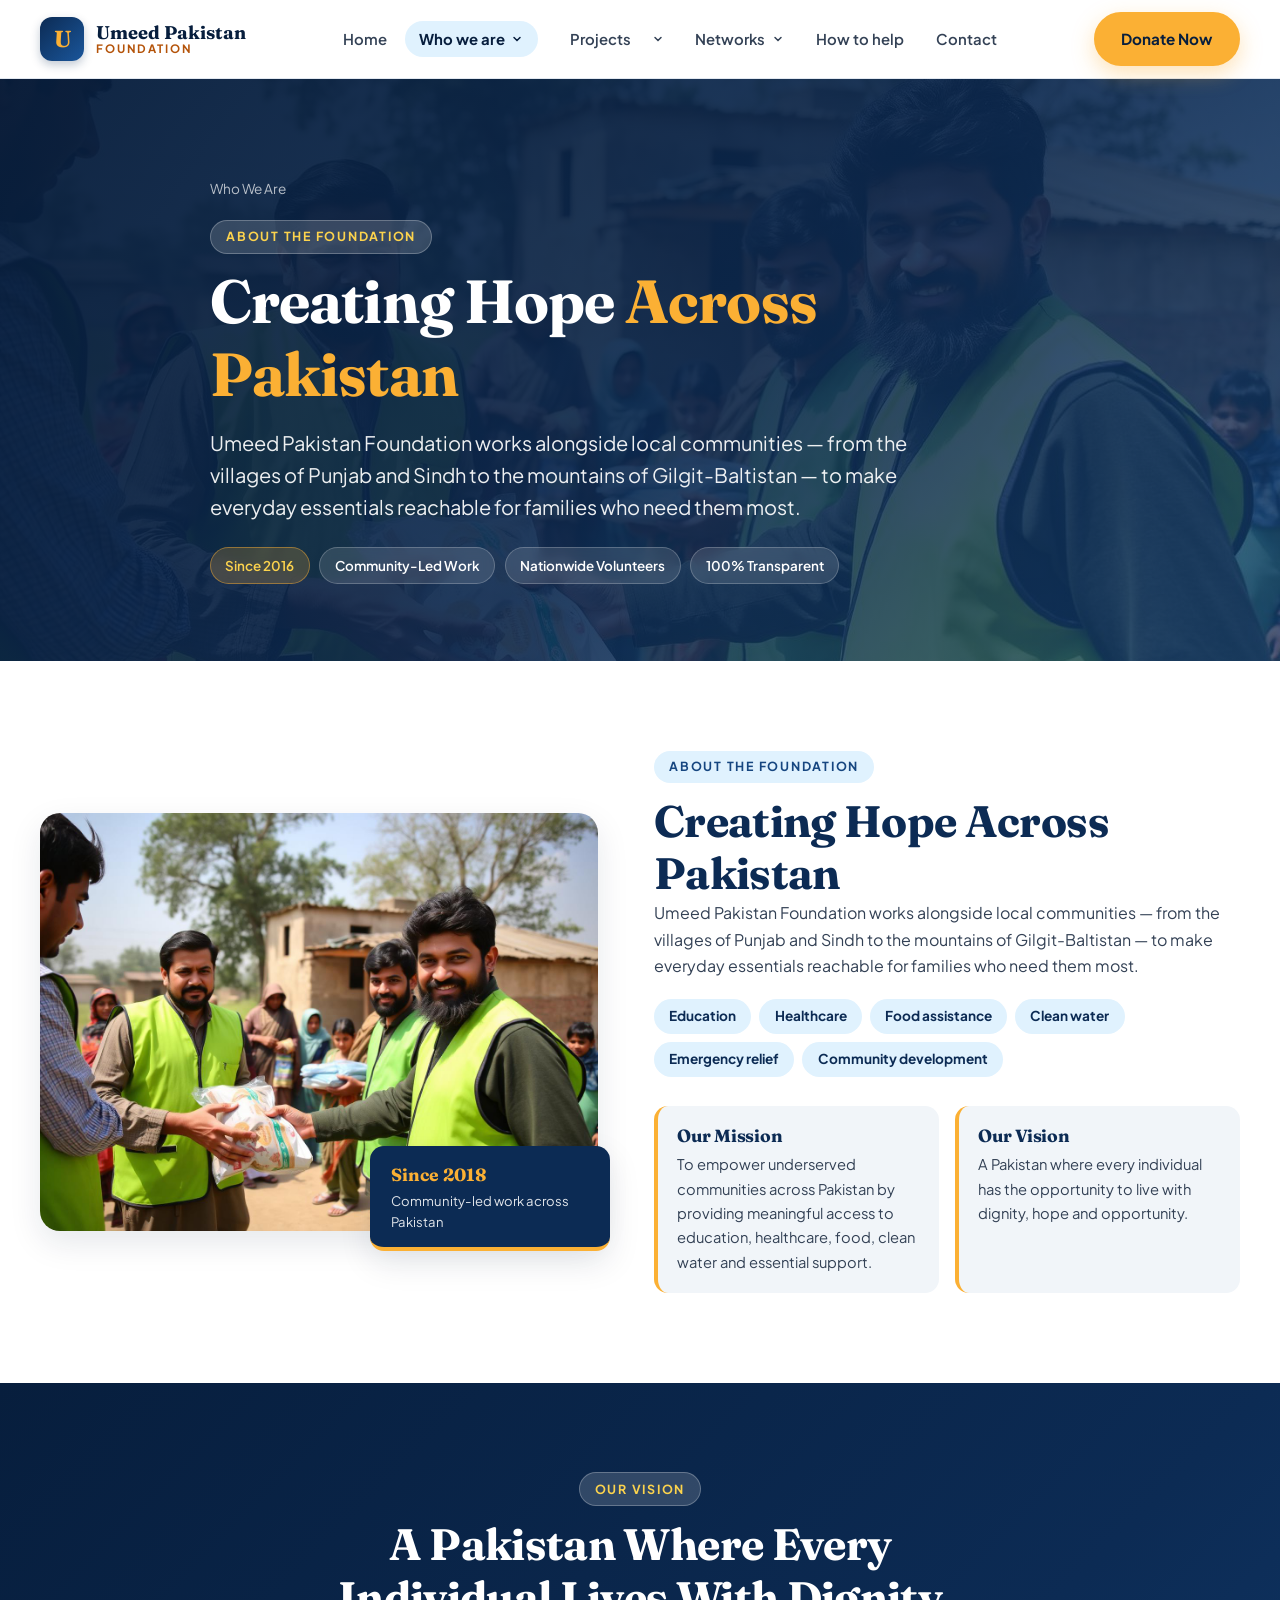
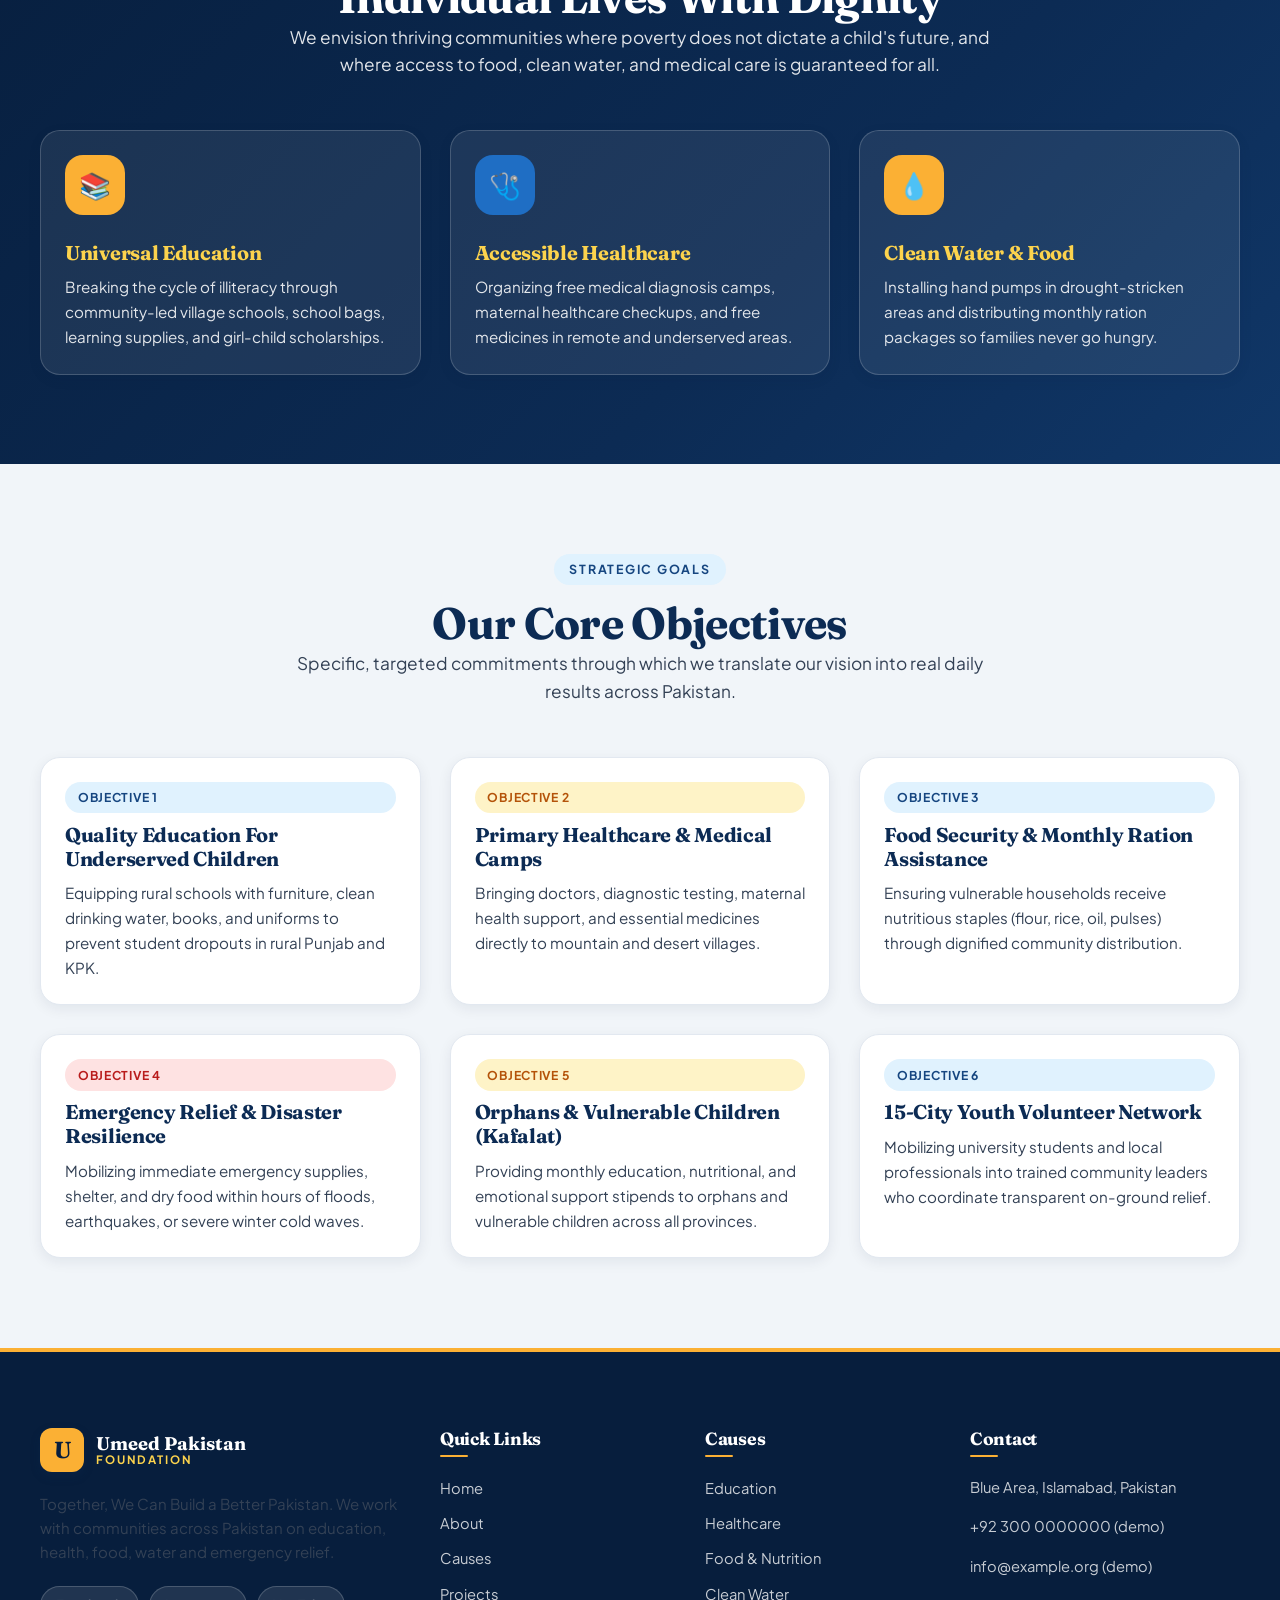
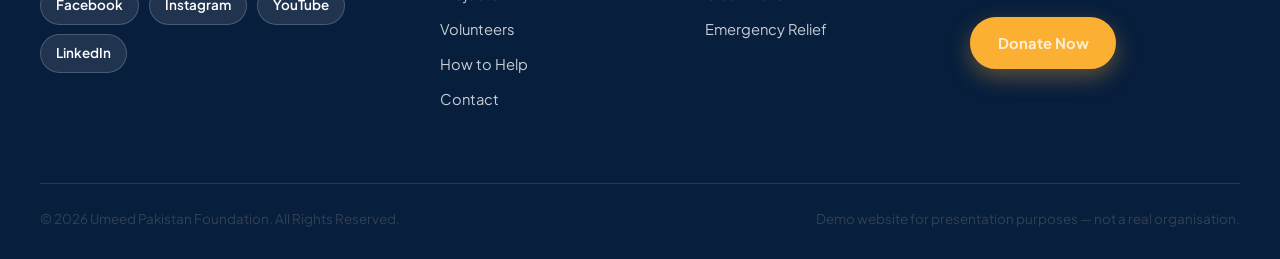
<file: who-we-are.html>
<!DOCTYPE html>
<html lang="en">
<head>
  <meta charset="UTF-8" />
  <meta name="viewport" content="width=device-width, initial-scale=1.0" />
  <title>Who We Are | About Us, Vision &amp; Objectives — Umeed Pakistan Foundation</title>
  <meta name="description" content="Umeed Pakistan Foundation works alongside local communities to make everyday essentials reachable for families who need them most." />
  <link rel="preconnect" href="https://fonts.googleapis.com" />
  <link rel="preconnect" href="https://fonts.gstatic.com" crossorigin />
  <link href="https://fonts.googleapis.com/css2?family=Fraunces:opsz,wght@9..144,500;9..144,700;9..144,800&family=Plus+Jakarta+Sans:wght@400;500;600;700;800&display=swap" rel="stylesheet" />
  <link rel="stylesheet" href="css/style.css" />
</head>
<body>
  <a class="skip-link" href="#main">Skip to main content</a>

  <!-- ============ HEADER / NAVBAR ============ -->
  <header class="site-header" id="siteHeader">
    <div class="container header-inner">
      <a class="brand" href="index.html" aria-label="Umeed Pakistan Foundation Home">
        <span class="brand-mark" aria-hidden="true">U</span>
        <span class="brand-text">
          <strong>Umeed Pakistan</strong>
          <em>Foundation</em>
        </span>
      </a>

      <nav class="site-nav" id="siteNav" aria-label="Main navigation">
        <ul class="nav-list">
          <li class="nav-item"><a class="nav-link" href="index.html">Home</a></li>
          
          <!-- Dropdown: Who We Are (Active) -->
          <li class="nav-item has-dropdown">
            <button class="nav-link dropdown-toggle active" type="button" aria-expanded="false" aria-haspopup="true">
              <span>Who we are</span>
              <svg class="nav-chevron" viewBox="0 0 16 16" aria-hidden="true"><path d="M4 6l4 4 4-4" fill="none" stroke="currentColor" stroke-width="2" stroke-linecap="round"/></svg>
            </button>
            <div class="nav-dropdown">
              <a class="dropdown-link" href="who-we-are.html#about-us">About us</a>
              <a class="dropdown-link" href="who-we-are.html#vision">Vision</a>
              <a class="dropdown-link" href="who-we-are.html#objectives">Objectives</a>
            </div>
          </li>

          <!-- Dropdown: Projects -->
          <li class="nav-item has-dropdown">
            <button class="nav-link dropdown-toggle" type="button" aria-expanded="false" aria-haspopup="true">
              <span> <a class="nav-link"  href="projects.html">Projects</a></span>
              <svg class="nav-chevron" viewBox="0 0 16 16" aria-hidden="true"><path d="M4 6l4 4 4-4" fill="none" stroke="currentColor" stroke-width="2" stroke-linecap="round"/></svg>
            </button>
            <div class="nav-dropdown">
              <a class="dropdown-link" href="projects.html#education">Education</a>
              <a class="dropdown-link" href="projects.html#healthcare">Healthcare</a>
              <a class="dropdown-link" href="projects.html#food-nutrition">Food and nutrition</a>
              <a class="dropdown-link" href="projects.html#emergency-relief">Emergency Relief</a>
              <a class="dropdown-link" href="projects.html#orphans-children">Orphans &amp; Vulnerable Children</a>
            </div>
          </li>

          <!-- Dropdown: Networks (15 Cities Mega Menu) -->
          <li class="nav-item has-dropdown">
            <button class="nav-link dropdown-toggle" type="button" aria-expanded="false" aria-haspopup="true">
              <span>Networks</span>
              <svg class="nav-chevron" viewBox="0 0 16 16" aria-hidden="true"><path d="M4 6l4 4 4-4" fill="none" stroke="currentColor" stroke-width="2" stroke-linecap="round"/></svg>
            </button>
            <div class="nav-dropdown nav-dropdown-mega">
              <div class="mega-header">
                <h4>Nationwide Volunteer &amp; Relief Networks</h4>
                <a href="networks.html">View All 15 Hubs →</a>
              </div>
              <div class="mega-columns">
                <div class="mega-col">
                  <p class="mega-col-title">Punjab</p>
                  <a class="dropdown-link" href="networks.html#lahore">Lahore</a>
                  <a class="dropdown-link" href="networks.html#rawalpindi">Rawalpindi</a>
                  <a class="dropdown-link" href="networks.html#faisalabad">Faisalabad</a>
                  <a class="dropdown-link" href="networks.html#multan">Multan</a>
                  <a class="dropdown-link" href="networks.html#gujranwala">Gujranwala</a>
                  <a class="dropdown-link" href="networks.html#sialkot">Sialkot</a>
                  <a class="dropdown-link" href="networks.html#bahawalpur">Bahawalpur</a>
                </div>
                <div class="mega-col">
                  <p class="mega-col-title">Sindh &amp; Balochistan</p>
                  <a class="dropdown-link" href="networks.html#karachi">Karachi</a>
                  <a class="dropdown-link" href="networks.html#hyderabad">Hyderabad</a>
                  <a class="dropdown-link" href="networks.html#quetta">Quetta</a>
                </div>
                <div class="mega-col">
                  <p class="mega-col-title">Federal, KPK &amp; North</p>
                  <a class="dropdown-link" href="networks.html#islamabad">Islamabad</a>
                  <a class="dropdown-link" href="networks.html#peshawar">Peshawar</a>
                  <a class="dropdown-link" href="networks.html#abbottabad">Abbottabad</a>
                  <a class="dropdown-link" href="networks.html#murree">Murree</a>
                  <a class="dropdown-link" href="networks.html#gilgit-baltistan">Gilgit Baltistan</a>
                </div>
              </div>
            </div>
          </li>

         
          <li class="nav-item"><a class="nav-link" href="how-to-help.html">How to help</a></li>
          <li class="nav-item"><a class="nav-link" href="contact.html">Contact</a></li>

          <!-- Mobile Drawer Action -->
          <li class="nav-cta-mobile">
            <a class="btn btn-yellow btn-block" href="donate.html">Donate Now</a>
          </li>
        </ul>
      </nav>

      <div class="header-actions">
        <a class="btn btn-yellow btn-donate" href="donate.html">Donate Now</a>
        <button class="hamburger" id="menuToggle" aria-label="Open menu" aria-expanded="false" aria-controls="siteNav">
          <span></span><span></span><span></span>
        </button>
      </div>
    </div>
  </header>

  <main id="main">

    <!-- ============ PAGE HERO ============ -->
    <section class="page-hero">
      <img class="page-hero-bg" src="images/about/about-community.jpg" alt="Pakistani volunteers handing ration packages to a village family" />
      <div class="page-hero-overlay"></div>
      <div class="container page-hero-content">
        <div class="breadcrumbs">
         
          <span>Who We Are</span>
        </div>
        <span class="section-eyebrow eyebrow-light">About the foundation</span>
        <h1>Creating Hope <span class="highlight">Across Pakistan</span></h1>
        <p class="lead">Umeed Pakistan Foundation works alongside local communities — from the villages of Punjab and Sindh to the mountains of Gilgit-Baltistan — to make everyday essentials reachable for families who need them most.</p>
        <div class="hero-pill-list">
          <span class="hero-pill hero-pill-yellow">Since 2016</span>
          <span class="hero-pill">Community-Led Work</span>
          <span class="hero-pill">Nationwide Volunteers</span>
          <span class="hero-pill">100% Transparent</span>
        </div>
      </div>
    </section>

    <!-- ============ ABOUT SECTION (Exact Previous Copy & Media) ============ -->
    <section class="section section-white" id="about-us">
      <div class="container about-grid">
        <div class="about-media">
          <img src="images/about/about-community.jpg" alt="Pakistani volunteers in green vests handing ration packages to a village family" loading="lazy" width="1280" height="960" />
          <div class="about-badge">
            <strong>Since 2018</strong>
            <span>Community-led work across Pakistan</span>
          </div>
        </div>

        <div class="about-copy">
          <span class="section-eyebrow">About the foundation</span>
          <h2>Creating Hope Across Pakistan</h2>
          <p>Umeed Pakistan Foundation works alongside local communities — from the villages of Punjab and Sindh to the mountains of Gilgit-Baltistan — to make everyday essentials reachable for families who need them most.</p>
          
          <ul class="pill-list">
            <li>Education</li>
            <li>Healthcare</li>
            <li>Food assistance</li>
            <li>Clean water</li>
            <li>Emergency relief</li>
            <li>Community development</li>
          </ul>

          <div class="mv-grid">
            <article class="mv-card">
              <h3>Our Mission</h3>
              <p>To empower underserved communities across Pakistan by providing meaningful access to education, healthcare, food, clean water and essential support.</p>
            </article>
            <article class="mv-card">
              <h3>Our Vision</h3>
              <p>A Pakistan where every individual has the opportunity to live with dignity, hope and opportunity.</p>
            </article>
          </div>
        </div>
      </div>
    </section>

    <!-- ============ VISION SECTION ============ -->
    <section class="section section-blue" id="vision">
      <div class="container">
        <div class="section-head">
          <span class="section-eyebrow eyebrow-light">Our Vision</span>
          <h2>A Pakistan Where Every Individual Lives With Dignity</h2>
          <p class="section-sub">We envision thriving communities where poverty does not dictate a child's future, and where access to food, clean water, and medical care is guaranteed for all.</p>
        </div>

        <div class="cards-grid-3">
          <article class="card" style="background: rgba(255,255,255,0.08); border-color: rgba(255,255,255,0.18); color: #fff;">
            <div class="card-body">
              <span class="help-icon" style="background: var(--yellow-400); color: var(--blue-950); margin: 0 0 1rem 0;">📚</span>
              <h3 style="color: var(--yellow-300);">Universal Education</h3>
              <p style="color: rgba(255,255,255,0.88);">Breaking the cycle of illiteracy through community-led village schools, school bags, learning supplies, and girl-child scholarships.</p>
            </div>
          </article>

          <article class="card" style="background: rgba(255,255,255,0.08); border-color: rgba(255,255,255,0.18); color: #fff;">
            <div class="card-body">
              <span class="help-icon" style="background: var(--blue-600); color: #fff; margin: 0 0 1rem 0;">🩺</span>
              <h3 style="color: var(--yellow-300);">Accessible Healthcare</h3>
              <p style="color: rgba(255,255,255,0.88);">Organizing free medical diagnosis camps, maternal healthcare checkups, and free medicines in remote and underserved areas.</p>
            </div>
          </article>

          <article class="card" style="background: rgba(255,255,255,0.08); border-color: rgba(255,255,255,0.18); color: #fff;">
            <div class="card-body">
              <span class="help-icon" style="background: var(--yellow-400); color: var(--blue-950); margin: 0 0 1rem 0;">💧</span>
              <h3 style="color: var(--yellow-300);">Clean Water &amp; Food</h3>
              <p style="color: rgba(255,255,255,0.88);">Installing hand pumps in drought-stricken areas and distributing monthly ration packages so families never go hungry.</p>
            </div>
          </article>
        </div>
      </div>
    </section>

    <!-- ============ OBJECTIVES SECTION ============ -->
    <section class="section section-muted" id="objectives">
      <div class="container">
        <div class="section-head">
          <span class="section-eyebrow">Strategic Goals</span>
          <h2>Our Core Objectives</h2>
          <p class="section-sub">Specific, targeted commitments through which we translate our vision into real daily results across Pakistan.</p>
        </div>

        <div class="cards-grid">
          <article class="card">
            <div class="card-body">
              <span class="badge badge-blue">Objective 1</span>
              <h3>Quality Education For Underserved Children</h3>
              <p>Equipping rural schools with furniture, clean drinking water, books, and uniforms to prevent student dropouts in rural Punjab and KPK.</p>
            </div>
          </article>

          <article class="card">
            <div class="card-body">
              <span class="badge badge-yellow">Objective 2</span>
              <h3>Primary Healthcare &amp; Medical Camps</h3>
              <p>Bringing doctors, diagnostic testing, maternal health support, and essential medicines directly to mountain and desert villages.</p>
            </div>
          </article>

          <article class="card">
            <div class="card-body">
              <span class="badge badge-blue">Objective 3</span>
              <h3>Food Security &amp; Monthly Ration Assistance</h3>
              <p>Ensuring vulnerable households receive nutritious staples (flour, rice, oil, pulses) through dignified community distribution.</p>
            </div>
          </article>

          <article class="card">
            <div class="card-body">
              <span class="badge badge-urgent">Objective 4</span>
              <h3>Emergency Relief &amp; Disaster Resilience</h3>
              <p>Mobilizing immediate emergency supplies, shelter, and dry food within hours of floods, earthquakes, or severe winter cold waves.</p>
            </div>
          </article>

          <article class="card">
            <div class="card-body">
              <span class="badge badge-yellow">Objective 5</span>
              <h3>Orphans &amp; Vulnerable Children (Kafalat)</h3>
              <p>Providing monthly education, nutritional, and emotional support stipends to orphans and vulnerable children across all provinces.</p>
            </div>
          </article>

          <article class="card">
            <div class="card-body">
              <span class="badge badge-blue">Objective 6</span>
              <h3>15-City Youth Volunteer Network</h3>
              <p>Mobilizing university students and local professionals into trained community leaders who coordinate transparent on-ground relief.</p>
            </div>
          </article>
        </div>
      </div>
    </section>
  </main>

  <!-- ============ FOOTER ============ -->
  <footer class="site-footer">
    <div class="container footer-grid">
      <div class="footer-brand">
        <a class="brand brand-footer" href="index.html">
          <span class="brand-mark" aria-hidden="true">U</span>
          <span class="brand-text"><strong>Umeed Pakistan</strong><em>Foundation</em></span>
        </a>
        <p>Together, We Can Build a Better Pakistan. We work with communities across Pakistan on education, health, food, water and emergency relief.</p>
        <ul class="socials">
          <li><a href="#" aria-label="Facebook">Facebook</a></li>
          <li><a href="#" aria-label="Instagram">Instagram</a></li>
          <li><a href="#" aria-label="YouTube">YouTube</a></li>
          <li><a href="#" aria-label="LinkedIn">LinkedIn</a></li>
        </ul>
      </div>

      <nav class="footer-col" aria-label="Quick links">
        <h3>Quick Links</h3>
        <ul>
          <li><a href="index.html">Home</a></li>
          <li><a href="who-we-are.html">About</a></li>
          <li><a href="projects.html">Causes</a></li>
          <li><a href="projects.html">Projects</a></li>
          <li><a href="volunteers.html">Volunteers</a></li>
          <li><a href="how-to-help.html">How to Help</a></li>
          <li><a href="contact.html">Contact</a></li>
        </ul>
      </nav>

      <nav class="footer-col" aria-label="Causes">
        <h3>Causes</h3>
        <ul>
          <li><a href="projects.html#education">Education</a></li>
          <li><a href="projects.html#healthcare">Healthcare</a></li>
          <li><a href="projects.html#food-nutrition">Food &amp; Nutrition</a></li>
          <li><a href="projects.html#emergency-relief">Clean Water</a></li>
          <li><a href="projects.html#emergency-relief">Emergency Relief</a></li>
        </ul>
      </nav>

      <div class="footer-col">
        <h3>Contact</h3>
        <ul class="plain">
          <li>Blue Area, Islamabad, Pakistan</li>
          <li>+92 300 0000000 (demo)</li>
          <li>info@example.org (demo)</li>
        </ul>
        <a class="btn btn-yellow" href="donate.html" style="margin-top: 0.6rem;">Donate Now</a>
      </div>
    </div>

    <div class="container footer-bottom">
      <p>&copy; 2026 Umeed Pakistan Foundation. All Rights Reserved.</p>
      <p>Demo website for presentation purposes — not a real organisation.</p>
    </div>
  </footer>

  <button class="to-top" id="toTop" type="button" aria-label="Back to top">↑</button>
  <div class="toast-wrap" id="toastWrap" aria-live="polite"></div>

  <script src="js/script.js"></script>
</body>
</html>
</file>
<file: css/style.css>
/* ==========================================================================
   Umeed Pakistan Foundation — Master Stylesheet
   Theme: Blue, White, and Yellow
   Fully Responsive for Mobile, Tablets, and Desktop
   ========================================================================== */

/* 1. Design Tokens ------------------------------------------------------- */
:root {
  /* Brand Blues */
  --blue-950: #071e3d;
  --blue-900: #0c2b54;
  --blue-850: #103768;
  --blue-800: #164680;
  --blue-700: #1a569b;
  --blue-600: #1f6ec4;
  --blue-500: #0284c7;
  --blue-200: #bae6fd;
  --blue-100: #e0f2fe;
  --blue-50:  #f0f7ff;

  /* Brand Yellows / Gold (Energy, Hope, CTA) */
  --yellow-500: #f59e0b;
  --yellow-400: #fbb034;
  --yellow-300: #fcd34d;
  --yellow-200: #fef08a;
  --yellow-100: #fef3c7;
  --yellow-50:  #fffdf5;
  --yellow-dark: #b45309;

  /* Neutrals & Surfaces */
  --white: #ffffff;
  --surface: #f8fafc;
  --surface-alt: #f1f5f9;
  --line: #e2e8f0;
  --line-strong: #cbd5e1;
  --ink: #0f172a;
  --ink-soft: #334155;
  --ink-muted: #64748b;

  /* Status Colors */
  --success: #16a34a;
  --urgent: #dc2626;
  --completed: #334155;

  /* Geometry & Elevation */
  --radius-sm: 8px;
  --radius: 14px;
  --radius-lg: 20px;
  --radius-full: 9999px;

  --shadow-sm: 0 4px 14px rgba(7, 30, 61, 0.07);
  --shadow: 0 12px 32px rgba(7, 30, 61, 0.10);
  --shadow-lg: 0 22px 50px rgba(7, 30, 61, 0.16);
  --shadow-yellow: 0 8px 22px rgba(251, 176, 52, 0.35);

  --font-head: "Fraunces", Georgia, serif;
  --font-body: "Plus Jakarta Sans", system-ui, -apple-system, "Segoe UI", Roboto, sans-serif;
  --container: 1200px;
  --header-h: 78px;
}

/* 2. Reset & Base -------------------------------------------------------- */
*, *::before, *::after {
  box-sizing: border-box;
  margin: 0;
  padding: 0;
}

html {
  scroll-behavior: smooth;
  scroll-padding-top: calc(var(--header-h) + 16px);
  -webkit-text-size-adjust: 100%;
}

body {
  font-family: var(--font-body);
  color: var(--ink);
  background-color: var(--surface);
  line-height: 1.65;
  -webkit-font-smoothing: antialiased;
  overflow-x: hidden;
}

img {
  max-width: 100%;
  height: auto;
  display: block;
}

h1, h2, h3, h4, h5 {
  font-family: var(--font-head);
  color: var(--blue-900);
  line-height: 1.2;
  font-weight: 700;
  letter-spacing: -0.015em;
}

h1 { font-size: clamp(2.3rem, 5vw, 3.8rem); }
h2 { font-size: clamp(1.85rem, 3.6vw, 2.75rem); }
h3 { font-size: clamp(1.22rem, 2vw, 1.55rem); }
h4 { font-size: 1.15rem; }

p {
  margin-bottom: 1rem;
  color: var(--ink-soft);
}
p:last-child { margin-bottom: 0; }

a {
  color: var(--blue-700);
  text-decoration: none;
  transition: color 0.2s ease;
}
a:hover { color: var(--blue-900); }

ul, ol { list-style: none; }

:focus-visible {
  outline: 3px solid var(--yellow-400);
  outline-offset: 3px;
  border-radius: 4px;
}

.skip-link {
  position: absolute;
  left: -9999px;
  top: 0;
  z-index: 1000;
  background: var(--blue-900);
  color: var(--white);
  padding: 0.8rem 1.4rem;
  font-weight: 600;
  border-radius: 0 0 8px 8px;
}
.skip-link:focus {
  left: 1rem;
  top: 1rem;
}

/* 3. Layout -------------------------------------------------------------- */
.container {
  width: min(100% - 2.5rem, var(--container));
  margin-inline: auto;
}
.container.narrow {
  width: min(100% - 2.5rem, 860px);
}

.section {
  padding: clamp(3.5rem, 7vw, 6rem) 0;
}
.section-sm {
  padding: clamp(2.5rem, 5vw, 3.8rem) 0;
}

.section-white { background-color: var(--white); }
.section-muted { background-color: var(--surface-alt); }
.section-blue {
  background: linear-gradient(135deg, var(--blue-950) 0%, var(--blue-900) 65%, var(--blue-850) 100%);
  color: var(--white);
}
.section-blue h2, .section-blue h3, .section-blue p { color: var(--white); }

.section-head {
  max-width: 720px;
  margin: 0 auto clamp(2rem, 4vw, 3.2rem);
  text-align: center;
}
.section-head.text-start {
  text-align: left;
  margin-inline: 0;
}

.section-eyebrow {
  display: inline-flex;
  align-items: center;
  gap: 0.5rem;
  text-transform: uppercase;
  letter-spacing: 0.14em;
  font-size: 0.78rem;
  font-weight: 700;
  color: var(--blue-800);
  margin-bottom: 0.75rem;
  background: var(--blue-100);
  padding: 0.35rem 0.95rem;
  border-radius: var(--radius-full);
}
.section-eyebrow.eyebrow-yellow {
  background: var(--yellow-100);
  color: var(--yellow-dark);
}
.section-eyebrow.eyebrow-light {
  background: rgba(255, 255, 255, 0.16);
  color: var(--yellow-300);
  border: 1px solid rgba(255, 255, 255, 0.25);
}

.section-sub {
  color: var(--ink-soft);
  font-size: 1.08rem;
  line-height: 1.6;
}
.section-blue .section-sub {
  color: rgba(255, 255, 255, 0.88);
}

.disclaimer {
  font-size: 0.85rem;
  color: var(--ink-muted);
  text-align: center;
  margin-top: 1.8rem;
}
.disclaimer.light {
  color: rgba(255, 255, 255, 0.75);
  text-align: left;
}

/* 4. Buttons & Badges ---------------------------------------------------- */
.btn {
  display: inline-flex;
  align-items: center;
  justify-content: center;
  gap: 0.55rem;
  font-family: var(--font-body);
  font-size: 0.95rem;
  font-weight: 700;
  cursor: pointer;
  padding: 0.75rem 1.6rem;
  min-height: 48px;
  border-radius: var(--radius-full);
  border: 2px solid transparent;
  text-decoration: none;
  transition: all 0.2s cubic-bezier(0.16, 1, 0.3, 1);
  white-space: nowrap;
}

.btn-primary {
  background: var(--blue-700);
  color: var(--white);
  box-shadow: 0 4px 14px rgba(26, 86, 155, 0.25);
}
.btn-primary:hover {
  background: var(--blue-900);
  color: var(--white);
  transform: translateY(-2px);
  box-shadow: 0 8px 22px rgba(26, 86, 155, 0.35);
}

.btn-yellow, .btn-donate {
  background: var(--yellow-400);
  color: var(--blue-950);
  border-color: var(--yellow-400);
  box-shadow: var(--shadow-yellow);
}
.btn-yellow:hover, .btn-donate:hover {
  background: var(--yellow-300);
  border-color: var(--yellow-300);
  color: var(--blue-950);
  transform: translateY(-2px);
  box-shadow: 0 10px 26px rgba(251, 176, 52, 0.45);
}

.btn-outline {
  background: transparent;
  color: var(--blue-800);
  border-color: var(--blue-700);
}
.btn-outline:hover {
  background: var(--blue-50);
  color: var(--blue-950);
  border-color: var(--blue-900);
  transform: translateY(-2px);
}

.btn-outline-white {
  background: rgba(255, 255, 255, 0.08);
  color: var(--white);
  border-color: rgba(255, 255, 255, 0.6);
  backdrop-filter: blur(8px);
}
.btn-outline-white:hover {
  background: var(--white);
  color: var(--blue-950);
  border-color: var(--white);
  transform: translateY(-2px);
}

.btn-lg {
  padding: 0.95rem 2.1rem;
  font-size: 1.05rem;
  min-height: 54px;
}
.btn-sm {
  padding: 0.48rem 1.1rem;
  font-size: 0.86rem;
  min-height: 38px;
}
.btn-block { width: 100%; }

.badge {
  display: inline-flex;
  align-items: center;
  gap: 0.4rem;
  font-size: 0.76rem;
  font-weight: 700;
  text-transform: uppercase;
  letter-spacing: 0.06em;
  padding: 0.35rem 0.8rem;
  border-radius: var(--radius-full);
}
.badge-yellow { background: var(--yellow-100); color: var(--yellow-dark); }
.badge-blue { background: var(--blue-100); color: var(--blue-800); }
.badge-success { background: #dcfce7; color: #15803d; }
.badge-urgent { background: #fee2e2; color: #b91c1c; }

/* 5. Header & Site Nav ---------------------------------------------------- */
.site-header {
  position: sticky;
  top: 0;
  z-index: 100;
  background: rgba(255, 255, 255, 0.96);
  backdrop-filter: blur(12px);
  border-bottom: 1px solid var(--line);
  transition: all 0.25s ease;
}
.site-header.scrolled {
  box-shadow: 0 6px 20px rgba(7, 30, 61, 0.08);
  background: rgba(255, 255, 255, 0.98);
}

.header-inner {
  display: flex;
  align-items: center;
  justify-content: space-between;
  gap: 1.2rem;
  min-height: var(--header-h);
}

.brand {
  display: flex;
  align-items: center;
  gap: 0.75rem;
  text-decoration: none;
  color: var(--ink);
  flex-shrink: 0;
}
.brand-mark {
  width: 44px;
  height: 44px;
  border-radius: 12px;
  display: grid;
  place-items: center;
  background: linear-gradient(135deg, var(--blue-900) 0%, var(--blue-700) 100%);
  color: var(--yellow-400);
  font-family: var(--font-head);
  font-size: 1.45rem;
  font-weight: 700;
  box-shadow: 0 4px 10px rgba(12, 43, 84, 0.25);
}
.brand-text { display: flex; flex-direction: column; line-height: 1.1; }
.brand-text strong { font-family: var(--font-head); font-size: 1.15rem; color: var(--blue-950); }
.brand-text em { font-style: normal; font-size: 0.72rem; letter-spacing: 0.16em; text-transform: uppercase; color: var(--yellow-dark); font-weight: 700; }

.site-nav { display: flex; align-items: center; }
.nav-list { display: flex; align-items: center; gap: 0.2rem; }
.nav-item { position: relative; }

.nav-link {
  display: inline-flex;
  align-items: center;
  gap: 0.4rem;
  padding: 0.55rem 0.9rem;
  border-radius: var(--radius-full);
  text-decoration: none;
  color: var(--ink-soft);
  font-weight: 600;
  font-size: 0.93rem;
  transition: all 0.18s ease;
  background: transparent;
  border: none;
  cursor: pointer;
  font-family: var(--font-body);
}
.nav-link:hover { color: var(--blue-900); background: var(--blue-50); }
.nav-link.active { color: var(--blue-950); background: var(--blue-100); font-weight: 700; }

.nav-chevron {
  width: 12px;
  height: 12px;
  fill: currentColor;
  transition: transform 0.22s ease;
}

.header-actions { display: flex; align-items: center; gap: 0.75rem; }

/* 6. Dropdown Menus ------------------------------------------------------ */
.nav-dropdown {
  position: absolute;
  top: 100%;
  left: 0;
  margin-top: 0.5rem;
  background: var(--white);
  border: 1px solid var(--line);
  border-radius: var(--radius);
  box-shadow: var(--shadow-lg);
  padding: 0.6rem;
  min-width: 230px;
  opacity: 0;
  visibility: hidden;
  transform: translateY(8px);
  transition: all 0.2s cubic-bezier(0.16, 1, 0.3, 1);
  z-index: 120;
}

@media (min-width: 1025px) {
  .nav-item.has-dropdown:hover > .nav-dropdown,
  .nav-item.has-dropdown:focus-within > .nav-dropdown,
  .nav-dropdown.is-open {
    opacity: 1;
    visibility: visible;
    transform: translateY(0);
  }
  .nav-item.has-dropdown:hover > .nav-link .nav-chevron,
  .nav-item.has-dropdown:focus-within > .nav-link .nav-chevron {
    transform: rotate(180deg);
  }
}

.dropdown-link {
  display: flex;
  align-items: center;
  justify-content: space-between;
  gap: 0.75rem;
  padding: 0.65rem 0.9rem;
  border-radius: var(--radius-sm);
  color: var(--ink-soft);
  font-size: 0.91rem;
  font-weight: 600;
  text-decoration: none;
  transition: all 0.16s ease;
}
.dropdown-link:hover {
  background: var(--blue-50);
  color: var(--blue-800);
  padding-left: 1.1rem;
}

/* Mega dropdown for 15 cities */
.nav-dropdown-mega {
  min-width: 640px;
  left: 50%;
  transform: translateX(-50%) translateY(8px);
  padding: 1.2rem;
}
@media (min-width: 1025px) {
  .nav-item.has-dropdown:hover > .nav-dropdown-mega,
  .nav-item.has-dropdown:focus-within > .nav-dropdown-mega {
    transform: translateX(-50%) translateY(0);
  }
}

.mega-header {
  display: flex;
  align-items: center;
  justify-content: space-between;
  border-bottom: 1px solid var(--line);
  padding-bottom: 0.75rem;
  margin-bottom: 0.9rem;
}
.mega-header h4 { font-size: 0.95rem; color: var(--blue-900); }
.mega-header a { font-size: 0.82rem; font-weight: 700; color: var(--blue-600); }

.mega-columns {
  display: grid;
  grid-template-columns: repeat(3, 1fr);
  gap: 1rem;
}
.mega-col-title {
  font-size: 0.74rem;
  text-transform: uppercase;
  letter-spacing: 0.08em;
  font-weight: 700;
  color: var(--yellow-dark);
  margin-bottom: 0.4rem;
  padding-left: 0.5rem;
}
.mega-columns .dropdown-link { padding: 0.45rem 0.6rem; font-size: 0.88rem; }

/* Hamburger */
.hamburger {
  display: none;
  width: 44px;
  height: 44px;
  border-radius: 10px;
  cursor: pointer;
  background: var(--blue-50);
  border: 1px solid var(--blue-200);
  padding: 0;
  place-items: center;
  transition: background 0.2s ease;
}
.hamburger:hover { background: var(--blue-100); }
.hamburger span {
  display: block;
  width: 22px;
  height: 2.2px;
  margin: 3.5px auto;
  background: var(--blue-900);
  border-radius: 2px;
  transition: transform 0.25s ease, opacity 0.25s ease;
}
.hamburger.open span:nth-child(1) { transform: translateY(6px) rotate(45deg); }
.hamburger.open span:nth-child(2) { opacity: 0; }
.hamburger.open span:nth-child(3) { transform: translateY(-6px) rotate(-45deg); }

.nav-cta-mobile { display: none; }

/* 7. Page Heroes --------------------------------------------------------- */
.hero {
  position: relative;
  min-height: min(88vh, 740px);
  display: flex;
  align-items: center;
  isolation: isolate;
  background-color: var(--blue-950);
}
.hero-bg {
  position: absolute;
  inset: 0;
  width: 100%;
  height: 100%;
  object-fit: cover;
  z-index: -2;
}
.hero-overlay {
  position: absolute;
  inset: 0;
  z-index: -1;
  background: linear-gradient(
    105deg,
    rgba(7, 30, 61, 0.94) 0%,
    rgba(12, 43, 84, 0.84) 48%,
    rgba(16, 55, 104, 0.50) 100%
  );
}
.hero-content {
  color: var(--white);
  padding: clamp(3.5rem, 8vw, 6rem) 0;
  max-width: 820px;
}
.hero-content h1 { color: var(--white); margin-bottom: 1.2rem; }
.hero-content h1 .highlight { color: var(--yellow-400); }
.hero-text {
  font-size: clamp(1.05rem, 1.8vw, 1.25rem);
  color: rgba(255, 255, 255, 0.92);
  max-width: 660px;
  line-height: 1.6;
}
.hero-buttons { display: flex; flex-wrap: wrap; gap: 1rem; margin-top: 2rem; }
.hero-trust-bar {
  display: flex;
  flex-wrap: wrap;
  align-items: center;
  gap: 1.5rem;
  margin-top: 2.5rem;
  padding-top: 1.8rem;
  border-top: 1px solid rgba(255, 255, 255, 0.2);
  font-size: 0.88rem;
  color: rgba(255, 255, 255, 0.85);
}
.trust-item { display: flex; align-items: center; gap: 0.5rem; }
.trust-item .check {
  display: inline-flex;
  align-items: center;
  justify-content: center;
  width: 20px;
  height: 20px;
  border-radius: 50%;
  background: var(--yellow-400);
  color: var(--blue-950);
  font-size: 0.72rem;
  font-weight: 900;
}

/* Subpage Hero Component */
.page-hero {
  position: relative;
  padding: clamp(4rem, 8vw, 6.2rem) 0 clamp(3.2rem, 6vw, 4.8rem);
  background-color: var(--blue-950);
  color: var(--white);
  isolation: isolate;
  overflow: hidden;
}
.page-hero-bg {
  position: absolute;
  inset: 0;
  width: 100%;
  height: 100%;
  object-fit: cover;
  z-index: -2;
  filter: brightness(0.60);
}
.page-hero-overlay {
  position: absolute;
  inset: 0;
  z-index: -1;
  background: linear-gradient(
    135deg,
    rgba(7, 30, 61, 0.93) 0%,
    rgba(12, 43, 84, 0.85) 55%,
    rgba(26, 86, 155, 0.55) 100%
  );
}
.page-hero-content { max-width: 860px; }
.page-hero h1 { color: var(--white); margin-bottom: 1rem; }
.page-hero h1 .highlight { color: var(--yellow-400); }
.page-hero p.lead {
  font-size: clamp(1.05rem, 1.8vw, 1.25rem);
  color: rgba(255, 255, 255, 0.92);
  max-width: 720px;
  line-height: 1.6;
  margin-bottom: 1.5rem;
}
.hero-pill-list { display: flex; flex-wrap: wrap; gap: 0.6rem; margin-top: 1.2rem; }
.hero-pill {
  display: inline-flex;
  align-items: center;
  gap: 0.4rem;
  background: rgba(255, 255, 255, 0.12);
  backdrop-filter: blur(6px);
  border: 1px solid rgba(255, 255, 255, 0.22);
  color: var(--white);
  padding: 0.4rem 0.9rem;
  border-radius: var(--radius-full);
  font-size: 0.84rem;
  font-weight: 600;
}
.hero-pill-yellow {
  background: rgba(251, 176, 52, 0.2);
  border-color: rgba(251, 176, 52, 0.45);
  color: var(--yellow-300);
}
.breadcrumbs {
  display: flex;
  align-items: center;
  gap: 0.5rem;
  font-size: 0.85rem;
  color: rgba(255, 255, 255, 0.7);
  margin-bottom: 1.2rem;
}
.breadcrumbs a { color: rgba(255, 255, 255, 0.88); text-decoration: underline; text-underline-offset: 3px; }
.breadcrumbs a:hover { color: var(--yellow-400); }
.breadcrumbs span.sep { opacity: 0.5; }

/* 8. Cards & Grids ------------------------------------------------------- */
.cards-grid {
  display: grid;
  gap: 1.8rem;
  grid-template-columns: repeat(auto-fit, minmax(320px, 1fr));
}
.cards-grid-3 {
  display: grid;
  gap: 1.8rem;
  grid-template-columns: repeat(auto-fit, minmax(320px, 1fr));
}
.card {
  background: var(--white);
  border: 1px solid var(--line);
  border-radius: var(--radius-lg);
  overflow: hidden;
  box-shadow: var(--shadow-sm);
  display: flex;
  flex-direction: column;
  transition: transform 0.25s ease, box-shadow 0.25s ease, border-color 0.25s ease;
}
.card:hover {
  transform: translateY(-5px);
  box-shadow: var(--shadow-lg);
  border-color: var(--blue-200);
}

.card-media {
  position: relative;
  aspect-ratio: 16 / 10;
  overflow: hidden;
  background: var(--blue-100);
}
.card-media img {
  width: 100%;
  height: 100%;
  object-fit: cover;
  transition: transform 0.6s cubic-bezier(0.16, 1, 0.3, 1);
}
.card:hover .card-media img { transform: scale(1.06); }

.card-body {
  padding: 1.5rem;
  display: flex;
  flex-direction: column;
  gap: 0.6rem;
  flex: 1;
}
.card-body h3 { color: var(--blue-900); font-size: 1.25rem; }
.card-body p { color: var(--ink-soft); font-size: 0.95rem; flex: 1; }

/* About grid */
.about-grid {
  display: grid;
  gap: clamp(2rem, 5vw, 3.5rem);
  grid-template-columns: 1fr 1.05fr;
  align-items: center;
}
.about-media { position: relative; }
.about-media img { border-radius: var(--radius-lg); box-shadow: var(--shadow); }
.about-badge {
  position: absolute; right: -12px; bottom: -20px;
  background: var(--blue-900); color: var(--white);
  border-radius: var(--radius); padding: 0.9rem 1.3rem; box-shadow: var(--shadow);
  display: flex; flex-direction: column; max-width: 240px;
  border-bottom: 4px solid var(--yellow-400);
}
.about-badge strong { font-family: var(--font-head); color: var(--yellow-400); font-size: 1.1rem; }
.about-badge span { font-size: 0.82rem; color: rgba(255, 255, 255, 0.88); }

.pill-list { display: flex; flex-wrap: wrap; gap: 0.5rem; margin: 1.2rem 0 1.8rem; }
.pill-list li {
  background: var(--blue-100); color: var(--blue-900); font-size: 0.85rem; font-weight: 700;
  padding: 0.4rem 0.95rem; border-radius: var(--radius-full);
}

.mv-grid { display: grid; gap: 1rem; grid-template-columns: 1fr 1fr; margin-top: 1.2rem; }
.mv-card {
  background: var(--surface-alt);
  border-left: 4px solid var(--yellow-400);
  border-radius: var(--radius);
  padding: 1.2rem;
}
.mv-card h3 { font-size: 1.1rem; color: var(--blue-900); margin-bottom: 0.4rem; }
.mv-card p { font-size: 0.92rem; color: var(--ink-soft); margin: 0; }

/* 9. Forms & Inputs ------------------------------------------------------ */
.form-card {
  background: var(--white);
  color: var(--ink);
  border: 1px solid var(--line);
  border-radius: var(--radius-lg);
  padding: clamp(1.5rem, 3.5vw, 2.5rem);
  box-shadow: var(--shadow);
}
.form-card h3 { margin-bottom: 1.2rem; color: var(--blue-900); }

.field { margin-bottom: 1.15rem; }
.field-row { display: grid; gap: 0 1.2rem; grid-template-columns: 1fr 1fr; }

label {
  display: block;
  font-weight: 600;
  font-size: 0.88rem;
  margin-bottom: 0.4rem;
  color: var(--blue-900);
}

input, select, textarea {
  width: 100%;
  font-family: inherit;
  font-size: 0.95rem;
  color: var(--ink);
  padding: 0.85rem 1rem;
  min-height: 48px;
  border: 1.5px solid var(--line);
  border-radius: var(--radius-sm);
  background: #fdfefe;
  transition: border-color 0.2s ease, box-shadow 0.2s ease;
}
textarea { min-height: 125px; resize: vertical; }
input:focus, select:focus, textarea:focus {
  border-color: var(--blue-600);
  box-shadow: 0 0 0 4px var(--blue-100);
  outline: none;
  background: var(--white);
}
input.invalid, select.invalid, textarea.invalid {
  border-color: #dc2626;
  background: #fef2f2;
}
.error {
  color: #dc2626;
  font-size: 0.8rem;
  margin-top: 0.3rem;
  min-height: 1.1em;
}

.checkbox {
  display: flex;
  align-items: center;
  gap: 0.65rem;
  font-weight: 500;
  font-size: 0.9rem;
  margin: 0.5rem 0 1.2rem;
  cursor: pointer;
}
.checkbox input {
  width: 20px;
  min-height: 20px;
  height: 20px;
  accent-color: var(--blue-700);
  cursor: pointer;
}
.form-note { font-size: 0.82rem; color: var(--ink-muted); margin-top: 1rem; text-align: center; }

/* Donation Amount Selector */
.amounts { border: 0; padding: 0; margin: 0 0 1.2rem; }
.amounts legend { font-weight: 700; font-size: 0.92rem; color: var(--blue-900); margin-bottom: 0.6rem; }
.amount-grid { display: grid; gap: 0.6rem; grid-template-columns: repeat(3, 1fr); }
.amount-btn {
  font-family: var(--font-body);
  font-weight: 700;
  font-size: 0.95rem;
  cursor: pointer;
  min-height: 48px;
  border: 2px solid var(--line);
  background: var(--surface);
  color: var(--blue-950);
  border-radius: var(--radius-sm);
  transition: all 0.18s ease;
}
.amount-btn:hover { border-color: var(--yellow-400); background: var(--yellow-50); }
.amount-btn.is-active {
  background: var(--yellow-400) !important;
  border-color: var(--yellow-dark) !important;
  color: var(--blue-950) !important;
  font-weight: 800 !important;
  box-shadow: 0 4px 14px rgba(251, 176, 52, 0.45) !important;
  outline: 2px solid var(--yellow-400);
  outline-offset: 1px;
}

.impact-package-card {
  transition: transform 0.2s ease, box-shadow 0.2s ease, border-color 0.2s ease;
  cursor: pointer;
}
.impact-package-card:hover {
  transform: translateY(-3px);
  box-shadow: var(--shadow);
  border-color: var(--yellow-400) !important;
}

.copy-btn {
  cursor: pointer;
  font-weight: 600;
  transition: all 0.15s ease;
}
.copy-btn:hover {
  background: var(--blue-900) !important;
  color: var(--white) !important;
}

/* Bank Transfer & Screenshot 2-Column Showcase */
.bank-transfer-box {
  background: var(--blue-50);
  border: 2px solid var(--blue-200);
  border-radius: var(--radius-lg);
  padding: clamp(1.5rem, 3.5vw, 2.5rem);
  margin-top: 3.5rem;
  box-shadow: var(--shadow-sm);
}
.bank-transfer-grid {
  display: grid;
  grid-template-columns: minmax(280px, 340px) 1fr;
  gap: clamp(1.5rem, 3.5vw, 3rem);
  align-items: center;
}
.bank-transfer-left {
  text-align: center;
}
.bank-transfer-right {
  display: flex;
  flex-direction: column;
  gap: 1.2rem;
}
@media (max-width: 900px) {
  .bank-transfer-grid {
    grid-template-columns: 1fr;
  }
}

/* 10. Networks & Filter Tabs --------------------------------------------- */
.filter-bar {
  display: flex;
  flex-wrap: wrap;
  gap: 0.5rem;
  justify-content: center;
  margin-bottom: 2.5rem;
}
.filter-btn {
  padding: 0.55rem 1.2rem;
  border-radius: var(--radius-full);
  border: 1.5px solid var(--line);
  background: var(--white);
  color: var(--ink-soft);
  font-weight: 600;
  font-size: 0.9rem;
  cursor: pointer;
  transition: all 0.2s ease;
}
.filter-btn:hover { border-color: var(--blue-600); color: var(--blue-800); background: var(--blue-50); }
.filter-btn.active {
  background: var(--blue-900);
  color: var(--white);
  border-color: var(--blue-900);
  box-shadow: var(--shadow-sm);
}

.networks-grid {
  display: grid;
  gap: 1.5rem;
  grid-template-columns: repeat(auto-fill, minmax(320px, 1fr));
}
.network-card {
  background: var(--white);
  border: 1px solid var(--line);
  border-radius: var(--radius-lg);
  padding: 1.5rem;
  box-shadow: var(--shadow-sm);
  transition: all 0.25s ease;
  position: relative;
  overflow: hidden;
  display: flex;
  flex-direction: column;
}
.network-card:hover {
  transform: translateY(-5px);
  border-color: var(--yellow-400);
  box-shadow: var(--shadow-lg);
}
.network-card::before {
  content: "";
  position: absolute;
  top: 0; left: 0; right: 0; height: 4px;
  background: linear-gradient(90deg, var(--blue-600), var(--yellow-400));
}
.network-card-header {
  display: flex;
  align-items: flex-start;
  justify-content: space-between;
  gap: 0.75rem;
  margin-bottom: 0.75rem;
}
.network-card h3 { font-size: 1.35rem; color: var(--blue-950); margin: 0; }
.network-card .province-tag {
  font-size: 0.75rem;
  font-weight: 700;
  text-transform: uppercase;
  letter-spacing: 0.05em;
  background: var(--blue-100);
  color: var(--blue-800);
  padding: 0.25rem 0.65rem;
  border-radius: var(--radius-full);
}
.network-card p.summary { font-size: 0.92rem; color: var(--ink-soft); margin-bottom: 1rem; flex: 1; }
.network-meta-list {
  display: grid;
  gap: 0.5rem;
  font-size: 0.85rem;
  border-top: 1px dashed var(--line);
  padding-top: 0.9rem;
  margin-top: auto;
}
.network-meta-item strong { color: var(--blue-900); }

/* 11. Stats & Progress Bars ---------------------------------------------- */
.stats {
  background: var(--blue-950);
  color: var(--white);
  padding: clamp(2.8rem, 5vw, 4rem) 0;
}
.stats-grid {
  display: grid;
  gap: 1.5rem;
  grid-template-columns: repeat(auto-fit, minmax(220px, 1fr));
  text-align: center;
}
.stat-card {
  padding: 1.5rem 1rem;
  border-radius: var(--radius);
  background: rgba(255, 255, 255, 0.05);
  border: 1px solid rgba(255, 255, 255, 0.12);
  transition: transform 0.2s ease;
}
.stat-card:hover { transform: translateY(-3px); }
.stat-num, .stat-plus {
  font-family: var(--font-head);
  font-size: clamp(2.2rem, 4.5vw, 3.2rem);
  font-weight: 700;
  color: var(--yellow-400);
}
.stat-card h3 {
  font-family: var(--font-body);
  font-size: 1rem;
  font-weight: 600;
  margin-top: 0.35rem;
  color: rgba(255, 255, 255, 0.9);
}

.status-badge {
  position: absolute;
  top: 1rem; left: 1rem; z-index: 2;
  font-size: 0.72rem;
  font-weight: 800;
  letter-spacing: 0.06em;
  text-transform: uppercase;
  padding: 0.35rem 0.8rem;
  border-radius: var(--radius-full);
  color: var(--white);
}
.status-ongoing { background: var(--blue-600); }
.status-urgent { background: var(--urgent); }
.status-completed { background: var(--completed); }

.progress {
  height: 10px;
  border-radius: var(--radius-full);
  background: var(--line);
  overflow: hidden;
  margin-top: 0.75rem;
}
.progress-bar {
  display: block;
  height: 100%;
  width: 0;
  border-radius: var(--radius-full);
  background: linear-gradient(90deg, var(--blue-600) 0%, var(--yellow-400) 100%);
  transition: width 1.2s cubic-bezier(0.2, 0.7, 0.3, 1);
}
.progress-meta {
  display: flex;
  justify-content: space-between;
  align-items: center;
  font-size: 0.88rem;
  color: var(--ink-muted);
  margin-top: 0.6rem;
}
.progress-meta strong { color: var(--blue-900); }
.percent { color: var(--yellow-dark); font-weight: 700; }

/* 12. FAQ, Stories & Help ------------------------------------------------ */
.help-grid {
  display: grid;
  gap: 1.5rem;
  grid-template-columns: repeat(auto-fit, minmax(230px, 1fr));
}
.help-card {
  background: var(--white);
  border: 1px solid var(--line);
  border-radius: var(--radius-lg);
  padding: 1.8rem 1.4rem;
  text-align: center;
  box-shadow: var(--shadow-sm);
  transition: transform 0.25s ease, box-shadow 0.25s ease;
  display: flex;
  flex-direction: column;
}
.help-card:hover { transform: translateY(-5px); box-shadow: var(--shadow); border-color: var(--blue-300); }
.help-icon {
  display: grid;
  place-items: center;
  width: 60px; height: 60px;
  margin: 0 auto 1.2rem;
  border-radius: 18px;
  background: var(--blue-100);
  color: var(--blue-700);
  font-size: 1.6rem;
}
.help-card:nth-child(even) .help-icon { background: var(--yellow-100); color: var(--yellow-dark); }
.help-card h3 { font-size: 1.2rem; margin-bottom: 0.5rem; color: var(--blue-950); }
.help-card p { color: var(--ink-soft); font-size: 0.93rem; flex: 1; }

.link-arrow {
  display: inline-flex;
  align-items: center;
  justify-content: center;
  gap: 0.4rem;
  background: none; border: 0;
  font: inherit; font-weight: 700; cursor: pointer;
  color: var(--blue-700); text-decoration: none; font-size: 0.92rem;
  margin-top: 1rem;
}
.link-arrow::after { content: " →"; }
.link-arrow:hover { color: var(--blue-950); }

/* FAQ Accordion */
.faq { display: grid; gap: 0.9rem; }
.faq-item {
  background: var(--white);
  border: 1px solid var(--line);
  border-radius: var(--radius);
  overflow: hidden;
  box-shadow: var(--shadow-sm);
}
.faq-q {
  width: 100%;
  display: flex;
  justify-content: space-between;
  align-items: center;
  gap: 1rem;
  font-family: inherit;
  font-size: 1.05rem;
  font-weight: 600;
  text-align: left;
  cursor: pointer;
  padding: 1.2rem 1.4rem;
  background: none; border: 0;
  color: var(--blue-950);
  min-height: 60px;
}
.faq-q:hover { color: var(--blue-700); }
.faq-icon { position: relative; width: 18px; height: 18px; flex: 0 0 18px; }
.faq-icon::before, .faq-icon::after {
  content: ""; position: absolute; inset: 50% 0 auto 0;
  height: 2.2px; background: var(--blue-700);
  transition: transform 0.25s ease;
}
.faq-icon::after { transform: rotate(90deg); }
.faq-item.open .faq-icon::after { transform: rotate(0deg); }
.faq-a { max-height: 0; overflow: hidden; transition: max-height 0.32s ease; }
.faq-a p { padding: 0 1.4rem 1.3rem; margin: 0; color: var(--ink-soft); font-size: 0.96rem; line-height: 1.65; }

/* Stories */
.stories-grid {
  display: grid;
  gap: 1.8rem;
  grid-template-columns: repeat(auto-fit, minmax(280px, 1fr));
}
.story-card {
  background: var(--white);
  border: 1px solid var(--line);
  border-radius: var(--radius-lg);
  padding: 1.8rem;
  box-shadow: var(--shadow-sm);
  display: flex; flex-direction: column;
}
.story-card img {
  width: 80px; height: 80px;
  border-radius: 50%; object-fit: cover;
  margin-bottom: 1.2rem;
  border: 3px solid var(--yellow-400);
}
.story-card blockquote {
  margin: 0 0 1.2rem;
  font-family: var(--font-head);
  font-size: 1.05rem;
  color: var(--blue-950);
  flex: 1;
  line-height: 1.45;
}
.story-card footer {
  display: flex; flex-direction: column; font-size: 0.88rem;
  border-top: 1px solid var(--line); padding-top: 0.8rem;
}
.story-card footer strong { color: var(--blue-900); }
.story-card footer span { color: var(--ink-muted); }

/* Volunteer copy & media */
.volunteer-grid {
  display: grid;
  gap: clamp(2rem, 4vw, 3.5rem);
  grid-template-columns: 1fr 1fr;
  align-items: start;
}
.volunteer-img { border-radius: var(--radius-lg); margin-top: 1.4rem; box-shadow: var(--shadow-sm); width: 100%; object-fit: cover; }

/* 13. Footer ------------------------------------------------------------- */
.site-footer {
  background: var(--blue-950);
  color: rgba(255, 255, 255, 0.78);
  padding: clamp(3.5rem, 6vw, 5rem) 0 1.8rem;
  border-top: 4px solid var(--yellow-400);
}
.footer-grid {
  display: grid;
  gap: 2.5rem;
  grid-template-columns: 1.6fr 1fr 1fr 1.2fr;
}
.brand-footer { color: var(--white); margin-bottom: 1.2rem; }
.brand-footer .brand-mark { background: var(--yellow-400); color: var(--blue-950); }
.brand-footer .brand-text strong { color: var(--white); }
.brand-footer .brand-text em { color: var(--yellow-300); }
.footer-brand p { font-size: 0.94rem; line-height: 1.6; max-width: 36ch; }

.socials { display: flex; flex-wrap: wrap; gap: 0.6rem; margin-top: 1.4rem; }
.socials a {
  display: inline-flex; align-items: center; justify-content: center;
  font-size: 0.84rem; font-weight: 600; text-decoration: none;
  color: var(--white); padding: 0.45rem 0.95rem; border-radius: var(--radius-full);
  background: rgba(255, 255, 255, 0.1); border: 1px solid rgba(255, 255, 255, 0.18);
  transition: all 0.2s ease;
}
.socials a:hover { background: var(--yellow-400); color: var(--blue-950); border-color: var(--yellow-400); }

.footer-col h3 {
  color: var(--white); font-size: 1.1rem; margin-bottom: 1.1rem;
  position: relative; padding-bottom: 0.5rem;
}
.footer-col h3::after {
  content: ""; position: absolute; left: 0; bottom: 0;
  width: 28px; height: 2.5px; background: var(--yellow-400); border-radius: 2px;
}
.footer-col ul { display: grid; gap: 0.55rem; margin-bottom: 1.4rem; }
.footer-col a { color: rgba(255, 255, 255, 0.78); text-decoration: none; font-size: 0.92rem; }
.footer-col a:hover { color: var(--yellow-300); padding-left: 4px; }
.footer-col ul.plain li { font-size: 0.92rem; color: rgba(255, 255, 255, 0.78); margin-bottom: 0.4rem; }

.footer-bottom {
  display: flex; flex-wrap: wrap; justify-content: space-between; align-items: center;
  gap: 1rem; border-top: 1px solid rgba(255, 255, 255, 0.12);
  margin-top: 3rem; padding-top: 1.5rem; font-size: 0.84rem;
  color: rgba(255, 255, 255, 0.6);
}
.footer-bottom p { margin: 0; }

/* 14. Utility, Toasts & Back-to-Top -------------------------------------- */
.to-top {
  position: fixed; right: 1.4rem; bottom: 1.4rem; z-index: 70;
  width: 48px; height: 48px; border-radius: 50%; cursor: pointer;
  font-size: 1.2rem; font-weight: 700;
  background: var(--yellow-400); color: var(--blue-950); border: 0;
  box-shadow: var(--shadow-yellow);
  opacity: 0; visibility: hidden; transform: translateY(12px); transition: all 0.25s ease;
}
.to-top.show { opacity: 1; visibility: visible; transform: translateY(0); }
.to-top:hover { background: var(--yellow-300); transform: translateY(-3px); }

.toast-wrap {
  position: fixed; right: 1.4rem; top: calc(var(--header-h) + 1.2rem);
  z-index: 150; display: grid; gap: 0.75rem; width: min(380px, calc(100% - 2.8rem));
}
.toast {
  background: var(--white); border-left: 5px solid var(--blue-600);
  border-radius: var(--radius); box-shadow: var(--shadow-lg);
  padding: 1rem 1.2rem; font-size: 0.92rem;
  animation: toastIn 0.35s ease both;
}
.toast.error { border-left-color: #dc2626; }
.toast strong { display: block; color: var(--blue-950); margin-bottom: 0.2rem; }
.toast.hide { animation: toastOut 0.3s ease forwards; }

/* CRITICAL: Ensure all content is 100% visible so NO page is ever blank */
.reveal {
  opacity: 1 !important;
  transform: none !important;
  visibility: visible !important;
}

@keyframes toastIn { from { opacity: 0; transform: translateX(20px); } to { opacity: 1; transform: none; } }
@keyframes toastOut { to { opacity: 0; transform: translateX(20px); } }

/* 15. Responsive (Tablets & Mobile) --------------------------------------- */
@media (max-width: 1024px) {
  .about-grid, .volunteer-grid { grid-template-columns: 1fr; }
  .about-badge { position: static; margin-top: 1rem; max-width: none; }
  .footer-grid { grid-template-columns: 1fr 1fr; gap: 2rem; }
  .cards-grid, .cards-grid-3 { grid-template-columns: repeat(auto-fit, minmax(280px, 1fr)); }
}

@media (max-width: 960px) {
  .hamburger { display: grid; }
  .btn-donate { display: none; }
  .nav-cta-mobile { display: block; margin-top: 1rem; padding-top: 1rem; border-top: 1px solid var(--line); }

  .site-nav {
    position: absolute; left: 0; right: 0; top: 100%;
    background: var(--white); border-bottom: 1px solid var(--line);
    box-shadow: var(--shadow-lg);
    max-height: 0; overflow: hidden;
    transition: max-height 0.35s cubic-bezier(0.16, 1, 0.3, 1);
  }
  .site-nav.open { max-height: 85vh; overflow-y: auto; }
  .nav-list { flex-direction: column; align-items: stretch; gap: 0.2rem; padding: 1.2rem 1.4rem 1.8rem; }
  .nav-link { width: 100%; justify-content: space-between; padding: 0.75rem 1rem; border-radius: var(--radius-sm); }

  /* Mobile Dropdown styles */
  .nav-dropdown, .nav-dropdown-mega {
    position: static; opacity: 1; visibility: visible; transform: none;
    box-shadow: none; border: none; background: var(--surface-alt);
    border-radius: var(--radius-sm); margin: 0.2rem 0 0.5rem;
    padding: 0.5rem; display: none; min-width: 0;
  }
  .nav-dropdown.mobile-open, .nav-dropdown-mega.mobile-open { display: block; }
  .nav-item.has-dropdown.is-open > .nav-link .nav-chevron { transform: rotate(180deg); }
  .mega-columns { grid-template-columns: 1fr; gap: 0.8rem; }
}

@media (max-width: 680px) {
  .mv-grid, .field-row { grid-template-columns: 1fr; }
  .amount-grid { grid-template-columns: repeat(2, 1fr); }
  .footer-grid { grid-template-columns: 1fr; }
  .hero-buttons { flex-direction: column; }
  .hero-buttons .btn { width: 100%; }
  .filter-bar { justify-content: flex-start; overflow-x: auto; padding-bottom: 0.5rem; flex-wrap: nowrap; }
  .filter-btn { flex-shrink: 0; }
}
</file>
